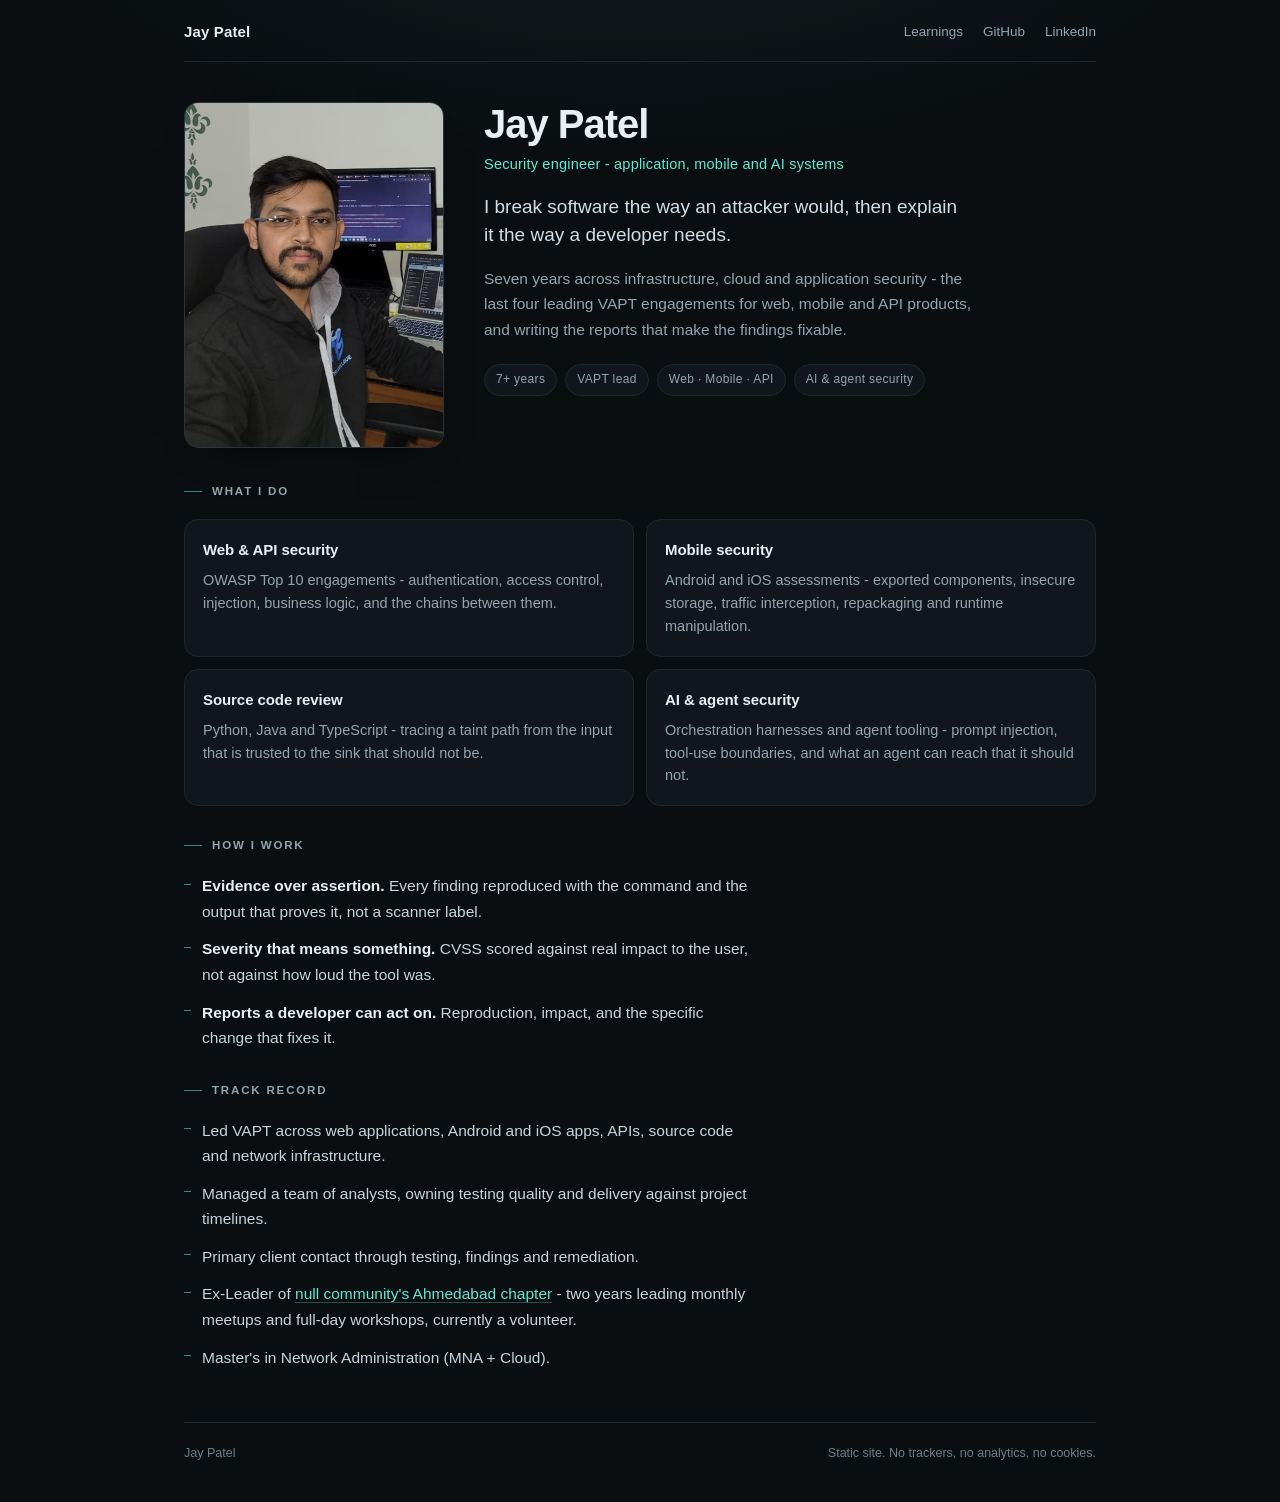
<file: index.html>
<!doctype html>
<html lang="en">
<head>
<meta charset="utf-8">
<meta name="viewport" content="width=device-width, initial-scale=1">
<title>Jay Patel - Security Engineer</title>
<meta name="description" content="Security engineer working across application, mobile and AI systems. VAPT, source code review, and hands-on security training.">
<link rel="stylesheet" href="assets/site.css">
<link rel="icon" href="data:image/svg+xml,<svg xmlns='http://www.w3.org/2000/svg' viewBox='0 0 32 32'><rect width='32' height='32' rx='7' fill='%230b0f12'/><text x='16' y='22' font-family='monospace' font-size='15' fill='%234fd1c5' text-anchor='middle'>JP</text></svg>">
</head>
<body>
<div class="wrap">

  <header class="bar">
    <span class="who">Jay Patel</span>
    <nav>
      <a href="learnings/">Learnings</a>
      <a href="https://github.com/byjaypatel" target="_blank" rel="noopener">GitHub</a>
      <a href="https://www.linkedin.com/in/it-jay-patel/" target="_blank" rel="noopener">LinkedIn</a>
    </nav>
  </header>

  <main>
    <div class="hero">
      <img class="portrait" src="assets/jay.jpg" srcset="assets/jay.jpg 1x, assets/jay@2x.jpg 2x"
           width="480" height="640" alt="Portrait of Jay Patel">
      <div>
        <h1>Jay Patel</h1>
        <p class="role">Security engineer - application, mobile and AI systems</p>
        <p class="lead">I break software the way an attacker would, then explain it the way a developer needs.</p>
        <p class="body-text">Seven years across infrastructure, cloud and application security - the last four
          leading VAPT engagements for web, mobile and API products, and writing the reports that make the
          findings fixable.</p>
        <ul class="facts">
          <li>7+ years</li>
          <li>VAPT lead</li>
          <li>Web &middot; Mobile &middot; API</li>
          <li>AI &amp; agent security</li>
        </ul>
      </div>
    </div>

    <section>
      <h2>What I do</h2>
      <div class="grid">
        <div class="card">
          <h3>Web &amp; API security</h3>
          <p>OWASP Top 10 engagements - authentication, access control, injection, business logic, and the
             chains between them.</p>
        </div>
        <div class="card">
          <h3>Mobile security</h3>
          <p>Android and iOS assessments - exported components, insecure storage, traffic interception,
             repackaging and runtime manipulation.</p>
        </div>
        <div class="card">
          <h3>Source code review</h3>
          <p>Python, Java and TypeScript - tracing a taint path from the input that is trusted to the sink
             that should not be.</p>
        </div>
        <div class="card">
          <h3>AI &amp; agent security</h3>
          <p>Orchestration harnesses and agent tooling - prompt injection, tool-use boundaries, and what an
             agent can reach that it should not.</p>
        </div>
      </div>
    </section>

    <section>
      <h2>How I work</h2>
      <ul class="rows">
        <li><b>Evidence over assertion.</b> Every finding reproduced with the command and the output that
            proves it, not a scanner label.</li>
        <li><b>Severity that means something.</b> CVSS scored against real impact to the user, not against
            how loud the tool was.</li>
        <li><b>Reports a developer can act on.</b> Reproduction, impact, and the specific change that fixes it.</li>
      </ul>
    </section>

    <section>
      <h2>Track record</h2>
      <ul class="rows">
        <li>Led VAPT across web applications, Android and iOS apps, APIs, source code and network
            infrastructure.</li>
        <li>Managed a team of analysts, owning testing quality and delivery against project timelines.</li>
        <li>Primary client contact through testing, findings and remediation.</li>
        <li>Ex-Leader of <a href="https://null.community/chapters/17-ahmedabad" target="_blank" rel="noopener">null
            community's Ahmedabad chapter</a> - two years leading monthly meetups and full-day workshops,
            currently a volunteer.</li>
        <li>Master's in Network Administration (MNA + Cloud).</li>
      </ul>
    </section>
  </main>

  <footer>
    <span>Jay Patel</span>
    <span>Static site. No trackers, no analytics, no cookies.</span>
  </footer>
</div>
</body>
</html>
</file>
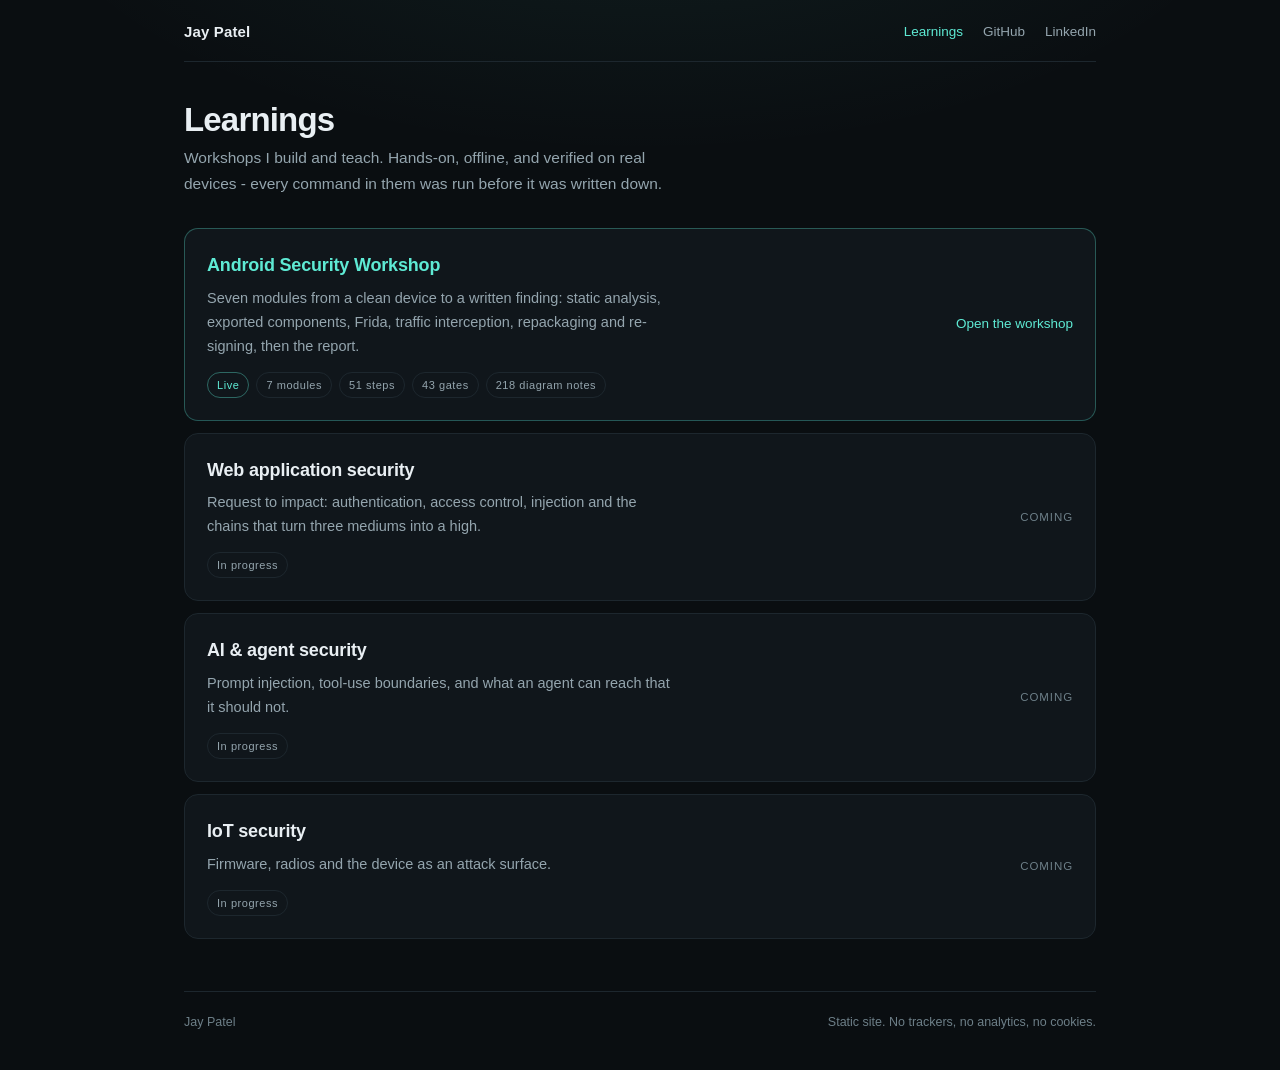
<file: learnings/index.html>
<!doctype html>
<html lang="en">
<head>
<meta charset="utf-8">
<meta name="viewport" content="width=device-width, initial-scale=1">
<title>Learnings - Jay Patel</title>
<meta name="description" content="Hands-on security workshops: Android now, web, AI and IoT in progress.">
<link rel="stylesheet" href="../assets/site.css">
<link rel="icon" href="data:image/svg+xml,<svg xmlns='http://www.w3.org/2000/svg' viewBox='0 0 32 32'><rect width='32' height='32' rx='7' fill='%230b0f12'/><text x='16' y='22' font-family='monospace' font-size='15' fill='%234fd1c5' text-anchor='middle'>JP</text></svg>">
</head>
<body>
<div class="wrap">

  <header class="bar">
    <span class="who"><a href="../" style="border:0;color:inherit">Jay Patel</a></span>
    <nav>
      <a href="./" aria-current="page">Learnings</a>
      <a href="https://github.com/byjaypatel" target="_blank" rel="noopener">GitHub</a>
      <a href="https://www.linkedin.com/in/it-jay-patel/" target="_blank" rel="noopener">LinkedIn</a>
    </nav>
  </header>

  <main>
    <div class="learn-head">
      <h1>Learnings</h1>
      <p class="body-text">Workshops I build and teach. Hands-on, offline, and verified on real devices -
         every command in them was run before it was written down.</p>
    </div>

    <section>
      <a class="track live" href="android/" style="border-bottom:1px solid rgba(79,209,197,.35)">
        <div>
          <h3>Android Security Workshop</h3>
          <p>Seven modules from a clean device to a written finding: static analysis, exported components,
             Frida, traffic interception, repackaging and re-signing, then the report.</p>
          <div class="meta">
            <span class="pill on">Live</span>
            <span class="pill">7 modules</span>
            <span class="pill">51 steps</span>
            <span class="pill">43 gates</span>
            <span class="pill">218 diagram notes</span>
          </div>
        </div>
        <span class="go">Open the workshop</span>
      </a>

      <div class="track">
        <div>
          <h3>Web application security</h3>
          <p>Request to impact: authentication, access control, injection and the chains that turn three
             mediums into a high.</p>
          <div class="meta"><span class="pill">In progress</span></div>
        </div>
        <span class="soon">Coming</span>
      </div>

      <div class="track">
        <div>
          <h3>AI &amp; agent security</h3>
          <p>Prompt injection, tool-use boundaries, and what an agent can reach that it should not.</p>
          <div class="meta"><span class="pill">In progress</span></div>
        </div>
        <span class="soon">Coming</span>
      </div>

      <div class="track">
        <div>
          <h3>IoT security</h3>
          <p>Firmware, radios and the device as an attack surface.</p>
          <div class="meta"><span class="pill">In progress</span></div>
        </div>
        <span class="soon">Coming</span>
      </div>
    </section>
  </main>

  <footer>
    <span>Jay Patel</span>
    <span>Static site. No trackers, no analytics, no cookies.</span>
  </footer>
</div>
</body>
</html>
</file>
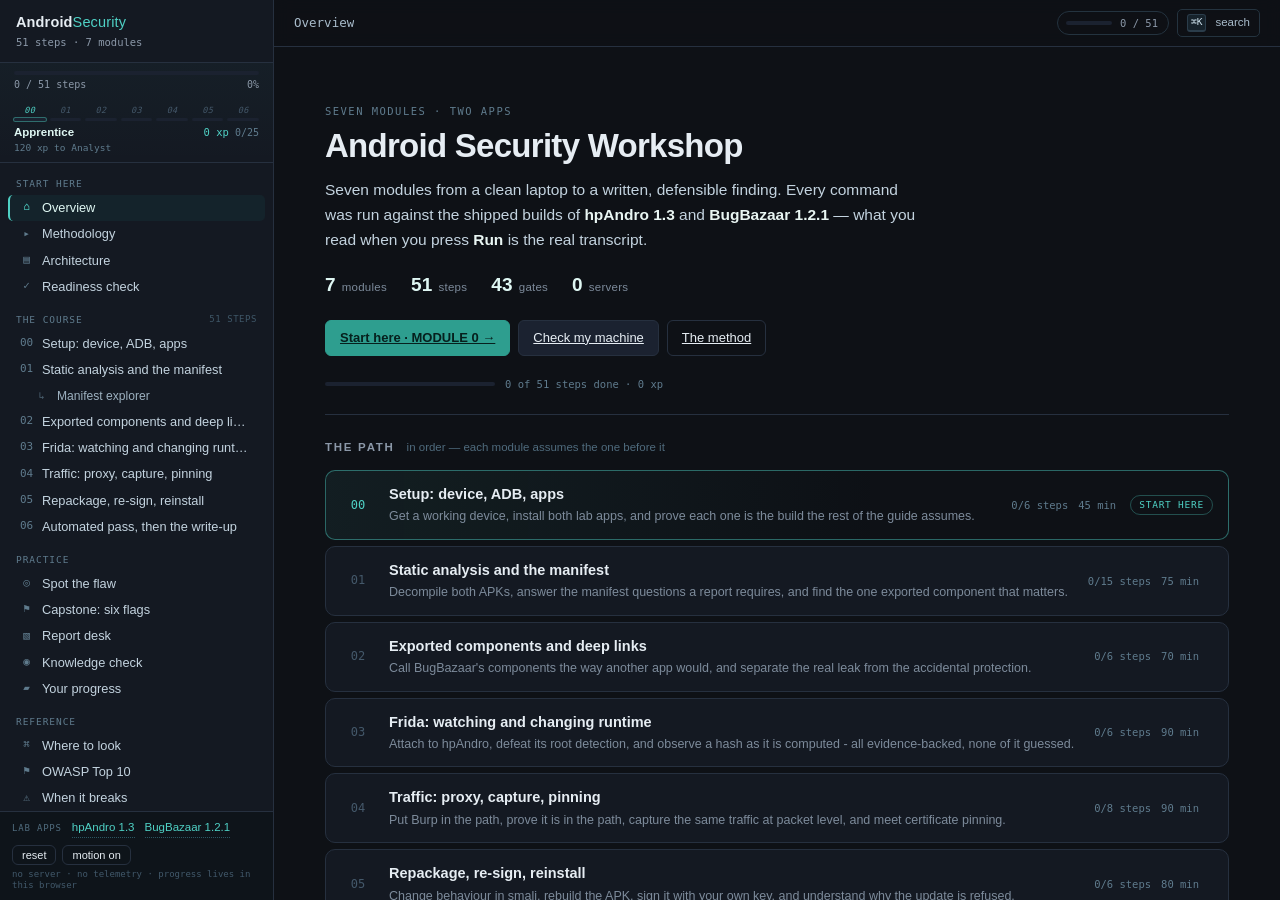
<file: learnings/android/index.html>
<!DOCTYPE html>
<html lang="en">
<head>
<meta charset="utf-8">
<meta name="viewport" content="width=device-width,initial-scale=1">
<title>Android Security Workshop - interactive guide</title>
<link rel="stylesheet" href="assets/style.css">
  <link rel="stylesheet" href="assets/arch-vis.css">
  <link rel="stylesheet" href="assets/method-vis.css">
  <link rel="stylesheet" href="assets/game.css">
  <link rel="stylesheet" href="assets/toolkit.css">
  <link rel="stylesheet" href="assets/spot.css">
  <link rel="stylesheet" href="assets/reportdesk.css">
  <link rel="stylesheet" href="assets/motion.css">
  <link rel="stylesheet" href="assets/lesson-vis.css">
  <link rel="stylesheet" href="assets/capstone.css">
  <link rel="stylesheet" href="assets/manifest-lab.css">
  <link rel="stylesheet" href="assets/sidebar.css">
  <link rel="stylesheet" href="assets/interlude.css">
  <link rel="stylesheet" href="assets/visual-system.css">
  <link rel="stylesheet" href="assets/revamp.css">
</head>
<body>
<div id="announcer" class="sr-only" aria-live="polite" aria-atomic="true"></div>
<div class="layout">
  <aside id="sidebar">
    <div class="side-head">
      <div class="brand">
        <h1>Android<span>Security</span></h1>
        <div class="tagline">51 steps · 7 modules</div>
      </div>
      <button class="side-close" id="sideclose" aria-label="close menu">&times;</button>
    </div>

    <div class="side-status">
      <div class="progress">
        <div class="bar"><i></i></div>
        <div class="meta"><span id="pmeta">0 steps</span><span id="ppct">0%</span></div>
      </div>
      <div id="spine" class="spine" aria-label="module progress"></div>
      <div id="gmhud"></div>
    </div>

    <nav id="nav" aria-label="sections"></nav>

    <div class="side-foot">
      <div class="dl">
        <span class="dl-k">lab apps</span>
        <a href="https://github.com/RavikumarRamesh/hpAndro1337/releases/download/1.3/com.hpandro.androidsecurity_1.3.apk" target="_blank" rel="noopener" title="download hpAndro 1.3 APK (20.2 MB) - needs internet; the copy in lab-apps/ is identical">hpAndro 1.3</a>
        <a href="https://github.com/payatu/BugBazaar/releases/download/v1.2.1/BugBazaar_v1.2.1.apk" target="_blank" rel="noopener" title="download BugBazaar v1.2.1 APK (18.6 MB) - the filename says 1.2.1, the manifest says 1.0">BugBazaar 1.2.1</a>
      </div>
      <div class="side-actions">
        <span class="resetwrap" id="resetwrap">
          <button class="btn ghost" id="reset" title="clear saved progress">reset</button>
          <button class="btn warn" id="reset-yes" hidden>clear it</button>
          <button class="btn ghost" id="reset-no" hidden aria-label="cancel">&times;</button>
        </span>
        <button class="btn ghost" id="motionbtn" title="motion on / off (m)">motion</button>
      </div>
      <div class="tiny">no server · no telemetry · progress lives in this browser</div>
    </div>
  </aside>

  <main>
    <div class="top">
      <button class="hamb" id="hamb" aria-label="open menu" aria-controls="sidebar">☰</button>
      <span class="crumb" id="crumb">Overview</span>
      <span class="spacer"></span>
      <a class="top-prog" id="topprog" href="#/progress" title="your progress">
        <span class="tp-bar"><i></i></span><span class="tp-num" id="tpnum">0 / 51</span>
      </a>
      <button class="tbtn tsearch" id="tsearch" title="search everything (ctrl/cmd K)"><kbd>⌘K</kbd><span>search</span></button>
    </div>
    <div id="main"></div>
  </main>
</div>

<!-- real aapt2 dumps, then content, then the engine -->
<script src="content/files-manifests.js"></script>
<script src="content/lessons.js"></script>
<script src="content/cmdnotes.js"></script>
<script src="content/manifest-guide.js"></script>
  <script src="content/manifest-annotated.js"></script>
  <script src="content/frida-scripts.js"></script>
  <script src="content/architecture.js"></script>
  <script src="content/methodology.js"></script>
  <script src="content/gamify.js"></script>
  <script src="content/fixes.js"></script>
  <script src="content/spot.js"></script>
  <script src="content/lesson-vis.js"></script>
  <script src="content/doors-game.js"></script>
  <script src="content/prereqs.js"></script>
  <script src="content/figs-map.js"></script>
  <script src="content/fig-details.js"></script>
  <script src="content/mobsf-report.js"></script>
  <script src="content/patch-cards.js"></script>
  <script src="content/match-pairs.js"></script>
  <script src="content/recall-extra.js"></script>
  <script src="content/gates.js"></script>
<script src="content/manifest-learn.js"></script>
  <script src="content/capstone.js"></script>
  <script src="assets/method-vis.js"></script>
  <script src="assets/arch-vis.js"></script>
  <script src="content/top10.js"></script>
<script src="content/manifest-source.js"></script>
<script src="content/findings.js"></script>
<script src="content/modules-a.js"></script>
<script src="content/modules-b.js"></script>
<script src="content/modules-c.js"></script>
<script src="content/modules-d.js"></script>
<script src="assets/game.js"></script>
<script src="assets/toolkit.js"></script>
<script src="assets/spot.js"></script>
<script src="assets/reportdesk.js"></script>
<script src="assets/motion.js"></script>
<script src="assets/lesson-vis.js"></script>
<script src="assets/readiness.js"></script>
<script src="assets/prereqs.js"></script>
  <script src="assets/capstone.js"></script>
<script src="assets/doors.js"></script>
<script src="assets/manifest-tabs.js"></script>
<script src="assets/manifest-learn.js"></script>
<script src="assets/top10-match.js"></script>
  <script src="assets/patch-game.js"></script>
  <script src="assets/recall.js"></script>
  <script src="assets/figs.js"></script>
  <script src="assets/mobsf-report.js"></script>
  <script src="assets/app.js"></script>
<script>
/* Reset asks in place: click once to arm, click again to clear, ignore for 5s and it disarms.
   No confirm() dialog - it blocks the page, is unstyleable, and reads as a broken app on a projector. */
(function () {
  var STORE = "asw-progress-v1";
  var GAMESTORE = "asw-game-v1";   /* quiz + judgement answers live here - clear both together */
  var btn = document.getElementById("reset");
  var yes = document.getElementById("reset-yes");
  var no = document.getElementById("reset-no");
  var timer = null;

  function arm(on) {
    btn.hidden = on;
    yes.hidden = !on;
    no.hidden = !on;
    if (timer) { clearTimeout(timer); timer = null; }
    if (on) timer = setTimeout(function () { arm(false); }, 5000);
  }
  btn.addEventListener("click", function () { arm(true); });
  no.addEventListener("click", function () { arm(false); });
  yes.addEventListener("click", function () {
    try { localStorage.removeItem(STORE); } catch (e) {}
    try { localStorage.removeItem(GAMESTORE); } catch (e) {}
    location.reload();
  });
  document.addEventListener("keydown", function (e) {
    if (e.key === "Escape" && !yes.hidden) arm(false);
  });
})();
</script>
</body>
</html>
</file>
<file: assets/site.css>
/* byjaypatel.github.io - static, no dependencies, no external fonts */
:root{
  --bg:#0a0e11; --panel:#10161b; --panel2:#0d1317; --line:#1d272e; --line2:#27353d;
  --ink:#e9eff3; --dim:#94a5ae; --dim2:#6d7f88;
  --teal:#5eead4; --teal-dim:#2f8b81; --maxw:960px; --r:14px;
}
*{box-sizing:border-box}
html{-webkit-text-size-adjust:100%}
body{
  margin:0; background:var(--bg); color:var(--ink);
  font:16px/1.65 -apple-system,BlinkMacSystemFont,"Segoe UI",Roboto,Helvetica,Arial,sans-serif;
  -webkit-font-smoothing:antialiased;
  background-image:radial-gradient(900px 420px at 50% -140px, rgba(94,234,212,.075), transparent 70%);
  background-repeat:no-repeat;
}
a{color:var(--teal); text-decoration:none; border-bottom:1px solid rgba(94,234,212,.3); transition:border-color .16s ease}
a:hover{border-bottom-color:var(--teal)}
.wrap{max-width:var(--maxw); margin:0 auto; padding:0 24px}

/* top bar */
.bar{display:flex; align-items:center; justify-content:space-between; gap:16px;
     padding:20px 0 16px; border-bottom:1px solid var(--line)}
.bar .who{font-weight:600; letter-spacing:.01em; font-size:15px}
.bar nav{display:flex; gap:20px; font-size:13.5px}
.bar nav a{border:0; color:var(--dim)}
.bar nav a:hover,.bar nav a[aria-current]{color:var(--teal)}

/* hero */
.hero{display:grid; grid-template-columns:260px 1fr; gap:40px; align-items:start; padding:40px 0 4px}
.portrait{width:100%; height:auto; aspect-ratio:3/4; object-fit:cover; object-position:50% 42%;
          border-radius:var(--r); border:1px solid var(--line2); background:var(--panel); display:block;
          box-shadow:0 18px 40px -28px rgba(0,0,0,.9)}
h1{margin:0 0 7px; font-size:40px; line-height:1.1; letter-spacing:-.025em; font-weight:660}
.role{margin:0 0 16px; color:var(--teal); font-size:14.5px; letter-spacing:.015em}
.lead{margin:0 0 16px; font-size:19px; line-height:1.5; color:#d3dee4; max-width:46ch}
.body-text{margin:0; color:var(--dim); max-width:58ch; font-size:15.5px}
.facts{list-style:none; display:flex; flex-wrap:wrap; gap:8px; margin:22px 0 0; padding:0}
.facts li{font-size:12px; letter-spacing:.03em; color:var(--dim); background:var(--panel);
          border:1px solid var(--line); border-radius:999px; padding:5px 11px; white-space:nowrap}

/* sections */
section{padding:30px 0 0}
h2{font-size:11.5px; letter-spacing:.16em; text-transform:uppercase; color:var(--dim);
   margin:0 0 18px; font-weight:600; display:flex; align-items:center; gap:10px}
h2::before{content:""; width:18px; height:1px; background:var(--teal-dim)}
.grid{display:grid; grid-template-columns:1fr 1fr; gap:12px}
.card{background:var(--panel); border:1px solid var(--line); border-radius:var(--r); padding:18px;
      transition:border-color .18s ease, transform .18s ease}
.card:hover{border-color:var(--line2); transform:translateY(-1px)}
.card h3{margin:0 0 6px; font-size:15px; font-weight:600; letter-spacing:-.005em}
.card p{margin:0; color:var(--dim); font-size:14.5px; line-height:1.58}
.rows{list-style:none; margin:0; padding:0; display:grid; gap:12px}
.rows li{position:relative; padding-left:18px; color:#c9d5db; max-width:66ch; font-size:15.5px}
.rows li::before{content:""; position:absolute; left:0; top:.68em; width:7px; height:1px; background:var(--teal-dim)}
.rows b{color:var(--ink); font-weight:600}

footer{margin-top:52px; padding:20px 0 38px; border-top:1px solid var(--line);
       color:var(--dim2); font-size:12.5px; display:flex; justify-content:space-between; gap:14px; flex-wrap:wrap}

/* learnings */
.learn-head{padding:40px 0 2px}
.learn-head h1{font-size:33px}
.track{display:grid; grid-template-columns:1fr auto; gap:18px; align-items:start;
       background:var(--panel); border:1px solid var(--line); border-radius:var(--r);
       padding:22px; margin-bottom:12px; transition:border-color .18s ease, transform .18s ease}
.track.live{border-color:rgba(94,234,212,.32)}
.track.live:hover{transform:translateY(-1px); border-color:rgba(94,234,212,.55)}
.track h3{margin:0 0 6px; font-size:18px; font-weight:620; letter-spacing:-.01em}
.track p{margin:0; color:var(--dim); font-size:14.5px; max-width:58ch}
.track .meta{display:flex; gap:7px; flex-wrap:wrap; margin-top:13px}
.pill{font-size:11px; letter-spacing:.05em; color:var(--dim); border:1px solid var(--line);
      border-radius:999px; padding:3px 9px}
.pill.on{color:var(--teal); border-color:rgba(94,234,212,.38)}
.track .go{align-self:center; font-size:13.5px; white-space:nowrap}
.soon{color:var(--dim2); font-size:11.5px; letter-spacing:.08em; text-transform:uppercase; align-self:center}

/* 404 */
.nf{padding:90px 0; text-align:center}
.nf h1{font-size:60px; margin:0 0 10px; color:var(--teal)}

@media (max-width:760px){
  .hero{grid-template-columns:1fr; gap:24px; padding-top:28px}
  .portrait{max-width:230px}
  h1{font-size:31px}
  .grid{grid-template-columns:1fr}
  .track{grid-template-columns:1fr}
  .track .go,.soon{justify-self:start}
  footer{flex-direction:column; gap:6px}
}
@media (prefers-reduced-motion:reduce){*{transition:none!important; animation:none!important}}
</file>
<file: learnings/android/assets/style.css>
:root{
  --bg:#0e1116; --bg2:#141922; --bg3:#1b2230; --line:#26303f;
  --fg:#e6edf3; --dim:#8b98a8; --accent:#2e9e8f; --accent2:#4fd1c5;
  --warn:#d9a441; --danger:#d16b6b; --ok:#57a773; --mono:ui-monospace,SFMono-Regular,Menlo,Consolas,monospace;
}
*{box-sizing:border-box}
html,body{margin:0;height:100%}
body{background:var(--bg);color:var(--fg);font:15px/1.55 -apple-system,BlinkMacSystemFont,"Segoe UI",Roboto,sans-serif}
a{color:var(--accent2)}
code,pre,.mono{font-family:var(--mono)}
.layout{display:grid;grid-template-columns:290px 1fr;height:100vh}

/* sidebar */
aside{background:var(--bg2);border-right:1px solid var(--line);overflow-y:auto;padding:18px 0}
.brand{padding:0 18px 14px;border-bottom:1px solid var(--line);margin-bottom:12px}
.brand h1{margin:0;font-size:15px;letter-spacing:.02em}
.brand .sub{color:var(--dim);font-size:12px;margin-top:3px;font-family:var(--mono)}
.progress{padding:10px 18px 14px;border-bottom:1px solid var(--line)}
.bar{height:6px;background:var(--bg3);border-radius:3px;overflow:hidden}
.bar i{display:block;height:100%;background:linear-gradient(90deg,var(--accent),var(--accent2));width:0;transition:width .3s}
.progress .meta{display:flex;justify-content:space-between;font-size:11px;color:var(--dim);margin-top:6px;font-family:var(--mono)}
nav a{display:flex;gap:9px;align-items:baseline;padding:8px 18px;color:var(--fg);text-decoration:none;font-size:13px;border-left:2px solid transparent}
nav a:hover{background:var(--bg3)}
nav a.active{background:var(--bg3);border-left-color:var(--accent)}
nav a .n{color:var(--dim);font-family:var(--mono);font-size:11px;min-width:20px}
nav a .done{margin-left:auto;color:var(--ok);font-size:11px}
aside .foot{padding:14px 18px;color:var(--dim);font-size:11px;border-top:1px solid var(--line);margin-top:12px}

/* main */
main{overflow-y:auto;padding:0 0 80px}
.top{position:sticky;top:0;background:rgba(14,17,22,.93);backdrop-filter:blur(8px);border-bottom:1px solid var(--line);
     padding:12px 28px;display:flex;align-items:center;gap:14px;z-index:5}
.top .crumb{color:var(--dim);font-size:12px;font-family:var(--mono)}
.top .spacer{flex:1}
.btn{background:var(--bg3);color:var(--fg);border:1px solid var(--line);border-radius:6px;padding:6px 11px;
     font-size:12px;cursor:pointer;font-family:inherit}
.btn:hover{border-color:var(--accent);color:var(--accent2)}
.btn.primary{background:var(--accent);border-color:var(--accent);color:#06201d;font-weight:600}
.btn.primary:hover{background:var(--accent2);color:#06201d}
.btn.ghost{background:transparent}
.wrap{max-width:960px;margin:0 auto;padding:26px 28px}
h2.mod{margin:0 0 6px;font-size:26px}
.modgoal{color:var(--dim);margin:0 0 22px;max-width:70ch}

/* step card */
.sr-only{position:absolute;width:1px;height:1px;margin:-1px;padding:0;overflow:hidden;
     clip:rect(0 0 0 0);white-space:nowrap;border:0}
.step{background:var(--bg2);border:1px solid var(--line);border-radius:10px;margin:0 0 18px;overflow:hidden;scroll-margin-top:60px}
.step.done{border-color:#2d4a3a}
.step-head{display:flex;align-items:center;gap:10px;padding:13px 16px;border-bottom:1px solid var(--line)}
.step-head .idx{font-family:var(--mono);font-size:11px;color:var(--dim);background:var(--bg3);
     border-radius:4px;padding:2px 7px}
.step-head h3{margin:0;font-size:15px;font-weight:600;flex:1}
.step-head .tick{width:20px;height:20px;border:1px solid var(--line);border-radius:5px;background:var(--bg3);
     cursor:pointer;display:grid;place-items:center;font-size:12px;color:transparent;flex:none;
     font:inherit;font-size:12px;padding:0;appearance:none;-webkit-appearance:none;line-height:1}
.step-head .tick:focus-visible{outline:2px solid var(--accent2);outline-offset:2px}
.step-head .tick:hover{border-color:var(--accent2)}
@media (pointer:coarse){.step-head .tick{width:28px;height:28px;font-size:14px}}
/* the tick is the primary "I did this" control: keep the 20 px look, give it a 36 px target */
.step-head .tick{position:relative}
.step-head .tick::after{content:"";position:absolute;inset:-8px}
.step.done .tick{background:var(--ok);border-color:var(--ok);color:#06201d}
.step-body{padding:14px 16px}
.step-body p{margin:0 0 10px;color:#c6d2df}
.step-body p.muted{color:var(--dim);font-size:13px}

/* command block */
.cmdbox{position:relative;background:#0a0d12;border:1px solid var(--line);border-radius:8px;margin:10px 0}
.cmdbox pre{margin:0;padding:12px 14px;overflow-x:auto;font-size:12.5px;line-height:1.5;color:#b9f0e6;white-space:pre}
.cmdbox .tools{position:absolute;top:6px;right:6px;display:flex;gap:6px}
.cmdbox .tools button{background:#161c26;color:var(--dim);border:1px solid var(--line);border-radius:5px;
     font-size:11px;padding:3px 8px;cursor:pointer;font-family:inherit}
.cmdbox .tools button:hover{color:var(--accent2);border-color:var(--accent)}

/* terminal */
.term{background:#070a0e;border:1px solid var(--line);border-radius:8px;margin:10px 0;display:none}
.term.show{display:block}
.term-bar{display:flex;align-items:center;gap:7px;padding:7px 11px;border-bottom:1px solid var(--line);background:#0c1117}
.term-bar .dot{width:9px;height:9px;border-radius:50%;background:#2c3644}
.term-bar .dot.r{background:#d16b6b}.term-bar .dot.y{background:#d9a441}.term-bar .dot.g{background:#57a773}
.term-bar span{font-family:var(--mono);font-size:11px;color:var(--dim);margin-left:6px}
.term pre{margin:0;padding:12px 14px;font-size:12.5px;line-height:1.5;white-space:pre-wrap;color:#cfe3dc;min-height:20px}
.term .prompt{color:var(--accent2)}.term .out{color:#9fb3c8}.term .ok{color:var(--ok)}.term .bad{color:var(--danger)}
.term .warnline{color:var(--warn)}

.actions{display:flex;gap:8px;flex-wrap:wrap;margin-top:10px}
details.expect{border:1px solid var(--line);border-radius:8px;margin:10px 0;background:var(--bg3)}
details.expect summary{cursor:pointer;padding:9px 13px;font-size:12.5px;color:var(--dim);list-style:none}
details.expect summary::-webkit-details-marker{display:none}
details.expect summary:before{content:"▸ ";color:var(--accent)}
details.expect[open] summary:before{content:"▾ "}
details.expect .inner{padding:0 13px 12px;font-size:12.5px}
details.expect pre{background:#0a0d12;border:1px solid var(--line);border-radius:6px;padding:10px;overflow-x:auto;margin:8px 0 0;color:#b9f0e6}
.refs{display:flex;flex-wrap:wrap;gap:8px;margin-top:10px}
.refs a{font-size:12px;text-decoration:none;border:1px solid var(--line);border-radius:20px;padding:3px 10px;color:var(--dim)}
.refs a:hover{color:var(--accent2);border-color:var(--accent)}
.note{border-left:3px solid var(--warn);background:rgba(217,164,65,.07);padding:9px 12px;border-radius:0 6px 6px 0;
      font-size:13px;margin:10px 0;color:#e8d5b0}
.note.bad{border-left-color:var(--danger);background:rgba(209,107,107,.08);color:#f0c9c9}
.note.ok{border-left-color:var(--ok);background:rgba(87,167,115,.08);color:#cbe8d5}

/* manifest viewer */
.viewer{border:1px solid var(--line);border-radius:10px;overflow:hidden;margin:12px 0}
.viewer-head{display:flex;gap:8px;align-items:center;padding:9px 12px;background:var(--bg3);border-bottom:1px solid var(--line)}
.viewer-head .file{font-family:var(--mono);font-size:12px;color:var(--accent2)}
.viewer-head .spacer{flex:1}
.viewer-head input{background:#0a0d12;border:1px solid var(--line);border-radius:6px;color:var(--fg);
     padding:5px 9px;font-size:12px;font-family:var(--mono);width:200px}
.viewer pre{margin:0;max-height:460px;overflow:auto;font-size:12px;line-height:1.55;padding:10px 0}
.viewer .ln{display:flex}
.viewer .ln .g{color:#3d4a5c;user-select:none;text-align:right;width:46px;padding-right:12px;flex:none;font-family:var(--mono)}
.viewer .ln .c{white-space:pre;color:#9fb3c8}
.viewer .ln.hit{background:rgba(217,164,65,.12)}
.viewer .ln.hit .c{color:#f0d8a8}
.viewer .ln.flag{background:rgba(209,107,107,.13)}
.viewer .ln.flag .c{color:#f2c1c1}
.viewer .ln.dim{display:none}
.viewer-head .count{font-family:var(--mono);font-size:11px;color:var(--dim)}
.legend{display:flex;gap:14px;padding:8px 12px;border-top:1px solid var(--line);font-size:11px;color:var(--dim);background:var(--bg2)}
.legend i{display:inline-block;width:9px;height:9px;border-radius:2px;margin-right:5px}

/* findings table */
table{width:100%;border-collapse:collapse;font-size:13px;margin:10px 0}
th,td{text-align:left;padding:8px 10px;border-bottom:1px solid var(--line);vertical-align:top}
th{color:var(--dim);font-weight:600;font-size:11px;text-transform:uppercase;letter-spacing:.04em}
td code{background:var(--bg3);padding:1px 5px;border-radius:4px;font-size:12px}
.badge{display:inline-block;font-size:10.5px;padding:1px 7px;border-radius:20px;font-family:var(--mono)}
.badge.hi{background:rgba(209,107,107,.16);color:#f0a8a8}
.badge.md{background:rgba(217,164,65,.16);color:#e8c98a}
.badge.lo{background:rgba(87,167,115,.16);color:#a9d9ba}

/* home */
.hero{padding:40px 0 10px}
.hero h1{font-size:34px;margin:0 0 10px;letter-spacing:-.01em}
.hero p{color:var(--dim);max-width:70ch;margin:0 0 18px}
.cards{display:grid;grid-template-columns:repeat(auto-fill,minmax(260px,1fr));gap:14px;margin-top:22px}
.card{background:var(--bg2);border:1px solid var(--line);border-radius:10px;padding:16px;cursor:pointer;transition:.15s}
.card:hover{border-color:var(--accent);transform:translateY(-1px)}
.card .k{font-family:var(--mono);font-size:11px;color:var(--accent)}
.card h3{margin:6px 0 6px;font-size:15px}
.card p{margin:0;color:var(--dim);font-size:13px}
.card .count{margin-top:10px;font-size:11px;color:var(--dim);font-family:var(--mono)}
kbd{background:var(--bg3);border:1px solid var(--line);border-bottom-width:2px;border-radius:4px;
     padding:1px 5px;font-size:11px;font-family:var(--mono)}
@media(max-width:820px){.layout{grid-template-columns:1fr}aside{display:none}}


/* ---------------- manifest explorer: tabs + findings ---------------- */
.tabs{display:flex;gap:8px;align-items:center;margin:14px 0 12px;flex-wrap:wrap}
.tabs .spacer{flex:1}
.tab{background:#1a212b;border:1px solid #2b3541;color:#aeb8c6;padding:8px 13px;border-radius:8px;
     font:600 12.5px/1 var(--mono);letter-spacing:.02em;cursor:pointer;display:flex;gap:7px;align-items:center}
.tab:hover{border-color:#3a4756;color:#e6ecf3}
.tab.on{background:#22303f;border-color:#3d7ea6;color:#e9f2f8}
.tab .pill{background:#2b3541;color:#c8d3df;border-radius:999px;padding:2px 7px;font-size:10.5px;font-weight:700}
.tab.on .pill{background:#3d7ea6;color:#0d1218}
.btn.on{border-color:#3d7ea6;color:#e9f2f8;background:#22303f}

.fcard{background:#141a21;border:1px solid #232c36;border-left:3px solid #3a4756;border-radius:10px;
       padding:14px 16px 12px;margin:0 0 12px}
.fcard.sev-high{border-left-color:#d16b6b}
.fcard.sev-med{border-left-color:#d9a441}
.fcard.sev-low{border-left-color:#5c9bd1}
.fcard.sev-info{border-left-color:#5c6b7a}
.fhead{display:flex;gap:10px;align-items:center;flex-wrap:wrap}
.ftitle{font-weight:600;color:#eef3f8;font-size:14.5px}
.fhead .spacer{flex:1}
.sev{font:700 10px/1 var(--mono);letter-spacing:.09em;text-transform:uppercase;border-radius:5px;
     padding:4px 7px;border:1px solid}
.sev.high{color:#f0a0a0;border-color:#5e2f2f;background:#2a1718}
.sev.med{color:#e8c37a;border-color:#5c4620;background:#2a2213}
.sev.low{color:#9cc4e8;border-color:#274158;background:#141f2a}
.sev.info{color:#95a3b2;border-color:#33404d;background:#1a2129}
.fwhere{font:12px/1.5 var(--mono);color:#7f8d9c;margin:7px 0 9px;word-break:break-all}
.ev{background:#0e1319;border:1px solid #1e262f;border-radius:8px;padding:10px 12px;margin:0 0 10px;
    overflow-x:auto;font:12px/1.55 var(--mono);color:#c9d6e2;white-space:pre}
.fp{margin:7px 0;color:#b8c4d1;font-size:13.5px;line-height:1.62}
.fp b{color:#e6eef6;font-weight:600}
.fverify{display:flex;gap:9px;align-items:center;flex-wrap:wrap;background:#0f151b;border:1px dashed #263241;
         border-radius:8px;padding:8px 10px;margin-top:9px}
.fverify .lbl{font:700 9.5px/1 var(--mono);letter-spacing:.09em;text-transform:uppercase;color:#6f7d8c}
.fverify code{font:12px/1.5 var(--mono);color:#9fd0a0;word-break:break-all}
.mini{background:#1b232c;border:1px solid #2b3541;color:#9fb0c0;border-radius:6px;padding:4px 8px;
      font:600 11px/1 var(--mono);cursor:pointer}
.mini:hover{border-color:#3d7ea6;color:#dfeaf3}
.frefs{display:flex;gap:12px;flex-wrap:wrap;margin-top:10px;align-items:center}
.frefs a{font-size:11.5px;color:#7fb2d6;text-decoration:none;border-bottom:1px dotted #2f4a5e}
.frefs a:hover{color:#a9d2ec}
.frefs .tag{font:600 10px/1 var(--mono);letter-spacing:.06em;text-transform:uppercase;color:#8a97a5;
            border:1px solid #2b3541;border-radius:5px;padding:4px 7px}

.ln.flash{background:rgba(217,164,65,.34)!important;transition:background .25s}
.ln.flash .c{color:#fff}

.src-link{font:600 11.5px/1 var(--mono);color:#7fb2d6;text-decoration:none;border-bottom:1px dotted #2f4a5e;margin-right:10px}
.src-link:hover{color:#a9d2ec}

/* what-to-look-for list */
.looks{display:flex;gap:6px;flex-wrap:wrap;margin:8px 0 4px}
.looks code{background:#0e1319;border:1px solid #1e262f;border-radius:5px;padding:3px 6px;
            font:11.5px/1.35 var(--mono);color:#9fd0a0}
.gul{margin:6px 0 2px;padding-left:18px;color:#b8c4d1;font-size:13.5px;line-height:1.62}
.gul li{margin:5px 0}
.gul code,.fcard.primer code{background:#0e1319;border:1px solid #1e262f;border-radius:4px;padding:1px 4px;
            font:11.5px/1.4 var(--mono);color:#c9d6e2}
.sev.gnum{color:#9cc4e8;border-color:#274158;background:#141f2a;text-transform:none;letter-spacing:.04em}

/* ---- lesson panel + concept/see notes + where-to-look ---- */
.lesson{background:#111821;border:1px solid #22303c;border-radius:12px;padding:16px 18px 12px;margin:16px 0 22px}
.lesson-head{display:flex;gap:10px;align-items:baseline;flex-wrap:wrap;margin-bottom:6px}
.lesson-head h3{margin:0;font-size:16px;color:#e8eff6}
.lesson-head .spacer{flex:1}
.tagx{font:700 9.5px/1 var(--mono);letter-spacing:.12em;text-transform:uppercase;color:#0d1218;
      background:#6f9fc0;border-radius:5px;padding:4px 7px}
.skipl{font:600 11.5px/1 var(--mono);color:#7fb2d6;background:none;border:0;border-bottom:1px dotted #2f4a5e;cursor:pointer;padding:0}
.lesson h4{margin:16px 0 6px;font-size:13px;color:#cfe0ee;letter-spacing:.01em}
.lesson p{margin:7px 0;color:#b6c3d0;font-size:13.8px;line-height:1.66}
.lesson ul{margin:8px 0 8px 2px;padding-left:18px;color:#b6c3d0;font-size:13.6px;line-height:1.66}
.lesson li{margin:5px 0}
.lesson code{background:#0c1116;border:1px solid #1d262f;border-radius:4px;padding:1px 4px;
             font:12px/1.4 var(--mono);color:#c9d6e2}
.concept,.see{display:flex;gap:10px;align-items:flex-start;margin:10px 0;padding:9px 12px;border-radius:9px;
              font-size:13.2px;line-height:1.6}
.concept{background:#121b24;border-left:3px solid #5c9bd1;color:#bccbd8}
.see{background:#131a15;border-left:3px solid #5c9b6f;color:#c0cfc4}
.concept .lbl,.see .lbl{flex:0 0 auto;font:700 9.5px/1.5 var(--mono);letter-spacing:.1em;text-transform:uppercase;color:#7d8e9e}
.see .lbl{color:#7d9e86}
.concept code,.see code{background:#0c1116;border:1px solid #1d262f;border-radius:4px;padding:0 4px;font:11.5px/1.4 var(--mono)}
.where-head{display:flex;gap:10px;align-items:center;margin:12px 0 10px;background:#131a21;border:1px solid #22303c;
            border-radius:9px;padding:9px 11px}
.wrow{display:grid;grid-template-columns:1.1fr 1fr 1.6fr;gap:12px;align-items:start;
      padding:10px 12px;border-bottom:1px solid #1b242d}
.wrow:hover{background:#121a22}
.wq{font-weight:600;color:#dbe6ef;font-size:13.4px}
.wlook{color:#93a3b3;font-size:12.8px;line-height:1.5}
.wcmd{display:flex;gap:8px;align-items:center;flex-wrap:wrap}
.wcmd code{font:11.5px/1.5 var(--mono);color:#9fd0a0;background:#0d1319;border:1px solid #1d262f;
           border-radius:5px;padding:3px 6px;word-break:break-all}
.wmod{font:700 9.5px/1 var(--mono);color:#7fb2d6;text-decoration:none;border:1px solid #27415a;
      border-radius:5px;padding:3px 6px}
@media (max-width:820px){.wrow{grid-template-columns:1fr}}

.intro{margin-top:26px}
.intro p{color:#b6c3d0}
.introcta{margin-top:14px;display:flex;gap:10px;flex-wrap:wrap}

/* per-step goal + per-command explanations */
.goal{display:flex;gap:10px;align-items:flex-start;margin:2px 0 12px;padding:8px 12px;border-radius:9px;
      background:#141c16;border-left:3px solid #6fa97f;color:#c3d3c7;font-size:13.4px;line-height:1.55}
.goal .lbl{flex:0 0 auto;font:700 9.5px/1.6 var(--mono);letter-spacing:.1em;text-transform:uppercase;color:#7fa98c}
.cmdnote{list-style:none;margin:8px 0 10px;padding:0;border:1px solid #1e2833;border-radius:8px;overflow:hidden}
.cmdnote li{display:grid;grid-template-columns:minmax(200px,.9fr) 1.4fr;gap:12px;padding:8px 11px;
            border-bottom:1px solid #18212a;font-size:12.8px;line-height:1.55;background:#0f151b}
.cmdnote li:last-child{border-bottom:0}
.cmdnote code{font:11.5px/1.45 var(--mono);color:#9ec7e0;word-break:break-all}
.cmdnote span{color:#afbcc9}
@media (max-width:760px){.cmdnote li{grid-template-columns:1fr}}

/* in-place reset confirmation (no confirm() dialog) */
.resetwrap{display:inline-flex;gap:6px;align-items:center}
.btn.warn{background:#3a2417;border:1px solid #7a4a24;color:#f0c9a8}
.btn.warn:hover{background:#4a2d1b;border-color:#a3612f;color:#ffe0c4}

/* explorer nested under module 01 */
nav a.subnav{padding-left:26px;font-size:12.4px;opacity:.92}
nav a.subnav .n{font-size:10px;opacity:.6}
.nextstep{display:grid;grid-template-columns:1fr auto;gap:4px 16px;align-items:center;
          margin:22px 0 6px;padding:14px 16px;border:1px solid #26384a;border-radius:11px;
          background:#101a22;text-decoration:none}
.nextstep:hover{border-color:#3d7ea6;background:#121f29}
.nextstep .ns-k{grid-column:1;font:700 9.5px/1 var(--mono);letter-spacing:.1em;text-transform:uppercase;color:#7fb2d6}
.nextstep .ns-t{grid-column:1;font-weight:600;color:#e6eef6;font-size:14.5px}
.nextstep .ns-d{grid-column:1;color:#9fadbd;font-size:12.6px;line-height:1.5}
.nextstep .ns-go{grid-column:2;grid-row:1/4;align-self:center;font:700 12px/1 var(--mono);color:#7fb2d6}

/* APK download links in the sidebar brand */
.brand .sub a{color:#8fb6d4;text-decoration:none;border-bottom:1px dotted #3a5568}
.brand .sub a:hover{color:#cfe4f3;border-bottom-color:#5f8bab}

/* OWASP Mobile Top 10 page */
.t10list{display:grid;grid-template-columns:1fr;gap:12px;margin:18px 0}
.fcard.t10{opacity:0;transform:translateY(6px);transition:opacity .25s ease,transform .25s ease}
.fcard.t10.in{opacity:1;transform:none}
.t10head{display:flex;align-items:baseline;gap:10px}
.t10head .code{font-family:var(--mono);font-size:11.5px;letter-spacing:.06em;color:#9fc7e0;border:1px solid #2b4557;border-radius:4px;padding:1px 6px;flex:0 0 auto}
.t10short{margin:6px 0 8px;color:#c6d3dc;font-size:13.5px}
.twhere{list-style:none;margin:0;padding:0;display:grid;gap:5px}
.twhere li{display:grid;grid-template-columns:150px 1fr;gap:10px;font-size:12.8px;color:#a9b8c3;align-items:baseline}
.twhere .stepl{font-family:var(--mono);font-size:12px;color:#8fb6d4;text-decoration:none;border-bottom:1px dotted #3a5568}
.twhere .stepl:hover{color:#cfe4f3}
.twhere .flab{font-family:var(--mono);font-size:12px;color:#d9b26a}
.t10ref{display:inline-block;margin-top:9px;font-size:12px;color:#7f98a8;text-decoration:none}
.t10ref:hover{color:#cfe4f3}

/* annotated manifest: two panes, xml on the left, explanation on the right */
.anwrap{display:grid;grid-template-columns:minmax(0,1.05fr) minmax(0,1fr);gap:14px;margin:14px 0;align-items:start}
.anxml .viewer-head{display:flex;align-items:center;gap:8px;margin-bottom:6px}
.anxml pre{margin:0;max-height:70vh;overflow:auto;border:1px solid #24333f;border-radius:6px;background:#0e151b;padding:8px 10px;font-size:12px;line-height:1.55}
.anlist{max-height:70vh;overflow:auto;display:grid;gap:10px;padding-right:4px}
.anxml .ln{display:grid;grid-template-columns:38px 34px 1fr;gap:6px}
.anxml .ln .mk{font-family:var(--mono);font-size:10px;color:#d9b26a;letter-spacing:.02em;white-space:nowrap;overflow:hidden}
.anxml .ln.hit{background:rgba(217,164,65,.10);border-left:2px solid #d9a441}
.anxml .ln.flash{background:rgba(217,164,65,.30)}
.fcard.ancard{cursor:pointer}
.fcard.ancard.flash{border-color:#d9a441;box-shadow:0 0 0 1px rgba(217,164,65,.35)}
.xkey{font-family:var(--mono);font-size:10.5px;color:#9fc7e0;border:1px solid #2b4557;border-radius:3px;padding:0 4px;flex:0 0 auto}
.fcard .ev{margin:6px 0 8px;padding:7px 9px;background:#0d141a;border-left:2px solid #3a5568;font-size:12px;overflow-x:auto}
@media (max-width:1000px){.anwrap{grid-template-columns:1fr}.anlist{max-height:none}}

/* frida scripts page */
.scardindex{display:grid;grid-template-columns:repeat(auto-fill,minmax(250px,1fr));gap:8px;margin:14px 0}
.scardbtn{text-align:left;background:#111a21;border:1px solid #24333f;border-radius:6px;padding:8px 10px;color:#cfe3ef;cursor:pointer;font:inherit}
.scardbtn:hover{border-color:#3a5568;background:#16222b}
.scardbtn b{display:block;font-family:var(--mono);font-size:11.5px;color:#9fc7e0}
.scardbtn span{display:block;font-size:12px;color:#8fa6b5;margin-top:2px}
.scard{border:1px solid #24333f;border-radius:8px;padding:12px 14px;margin:16px 0;background:#0f171d}
.scard.flash{border-color:#d9a441;box-shadow:0 0 0 1px rgba(217,164,65,.35)}
.schead{display:flex;align-items:center;gap:8px;margin-bottom:6px}
.sblk{margin:10px 0}
.sblbl{font-size:10.5px;letter-spacing:.09em;text-transform:uppercase;color:#7f97a7;margin-bottom:4px}
ol.ident{margin:0;padding-left:20px;font-size:13px;line-height:1.65;color:#cbdde8}
ol.ident li{margin:3px 0}
ol.ident code,.sblk code{background:#0d141a;border:1px solid #22313d;border-radius:3px;padding:0 4px;font-family:var(--mono);font-size:11.5px}
pre.srun{max-height:260px;overflow:auto;margin:0}
.scode{max-height:520px;overflow:auto;margin:0;font-size:11.5px;line-height:1.5}
.sver{font-size:12px;color:#8fa6b5;margin:6px 0 0}

/* android architecture page */
.archsub{color:#8fa6b5;font-weight:400}
.archstack{margin:16px 0 8px}
.archlayer{border:1px solid #24333f;border-left:3px solid #3a5568;border-radius:6px;padding:10px 14px;margin:8px 0;background:#0f171d}
.archlayer:nth-child(1){border-left-color:#d16b6b}
.archlayer:nth-child(2){border-left-color:#d9a441}
.archlayer:nth-child(3){border-left-color:#7fb3d9}
.archlayer:nth-child(4){border-left-color:#8f9bb3}
.archlayer:nth-child(5){border-left-color:#6ea88a}
.archhead{display:flex;align-items:baseline;gap:10px;margin-bottom:4px}
.archnum{font-family:var(--mono);font-size:11px;color:#0e151b;background:#8fa6b5;border-radius:3px;padding:0 5px}
.archname{font-weight:600;color:#dce9f2}
.archtag{font-size:12px;color:#8fa6b5}
.archgrid{display:grid;grid-template-columns:minmax(0,1.15fr) minmax(0,1fr);gap:12px;margin-top:6px;align-items:start}
.archgrid pre.ev{margin:0;max-height:190px;overflow:auto}
.archbox{border:1px solid #24333f;border-radius:8px;padding:12px 14px;margin:14px 0;background:#0f171d}
.archh3{margin:0 0 8px;font-size:15px;color:#cfe3ef;font-weight:600}
.archmap{width:100%;border-collapse:collapse;font-size:12.5px;margin:8px 0 18px}
.archmap th{text-align:left;color:#8fa6b5;font-weight:600;border-bottom:1px solid #24333f;padding:5px 8px}
.archmap td{border-bottom:1px solid #1b2731;padding:5px 8px;vertical-align:top;color:#cbdde8}
.archmap code{font-family:var(--mono);font-size:11.5px;color:#9fc7e0}
.quizopts{display:grid;gap:6px;max-width:520px}
.qopt{text-align:left;background:#111a21;border:1px solid #24333f;border-radius:5px;padding:7px 10px;color:#cfe3ef;cursor:pointer;font:inherit;font-size:13px}
.qopt:hover{border-color:#3a5568}
.qopt.right{border-color:#6ea88a;background:rgba(110,168,138,.12)}
.qopt.wrong{border-color:#d16b6b;background:rgba(209,107,107,.10)}
.quizres{display:none;margin-top:8px;font-size:13px;color:#cbdde8}
.quizres.show{display:block}
@media (max-width:1000px){.archgrid{grid-template-columns:1fr}}

/* folded transcripts under the architecture visuals */
.archrec{border:1px solid #24333f;border-radius:6px;margin:10px 0;background:#0f171d}
.archrec>summary{cursor:pointer;padding:8px 12px;font-size:12.5px;color:#8fa6b5;list-style:none}
.archrec>summary::-webkit-details-marker{display:none}
.archrec>summary:before{content:"+";display:inline-block;width:14px;color:#5f7f95;font-family:var(--mono)}
.archrec[open]>summary:before{content:"-"}
.archrec[open]>summary{border-bottom:1px solid #1b2731;color:#cfe3ef}
.archrecbody{border:0;background:transparent;margin:0;padding:10px 12px}

/* orientation cards on the home page */
.orient{display:grid;grid-template-columns:repeat(auto-fit,minmax(280px,1fr));gap:10px;margin:16px 0 6px}
.ocard{display:block;border:1px solid #24333f;border-radius:8px;background:#0f171d;padding:11px 13px;text-decoration:none;color:inherit;transition:border-color .18s,transform .18s}
.ocard:hover{border-color:#3a5568;transform:translateY(-1px)}
.ocard .ok{display:inline-block;font-size:10px;letter-spacing:.07em;text-transform:uppercase;color:#0e151b;background:var(--accent2);border-radius:3px;padding:1px 6px}
.ocard b{display:block;margin:6px 0 3px;font-size:14px;color:#e2eef6}
.ocard .op{display:block;font-size:12.5px;line-height:1.5;color:#8fa6b5}
@media (prefers-reduced-motion:reduce){.ocard{transition:none}}

/* ---- reading layer: claim visible, reasoning folded ---- */
.step .lead{font-size:14.5px;line-height:1.6;color:#dbe8f1;margin:2px 0 8px;max-width:88ch}
.fold{border:1px solid #1d2936;border-radius:6px;background:#0c141a;margin:6px 0}
.fold>summary{cursor:pointer;list-style:none;padding:5px 10px;font-size:11.5px;letter-spacing:.02em;color:#7f97a7}
.fold>summary::-webkit-details-marker{display:none}
.fold>summary:before{content:"+";display:inline-block;width:12px;color:#4f6b7d;font-family:var(--mono)}
.fold[open]>summary:before{content:"-"}
.fold[open]>summary{color:#a9bccb;border-bottom:1px solid #16222b}
.fold>summary:hover{color:#cfe3ef}
.foldin{padding:8px 11px;font-size:13px;line-height:1.6;color:#b9cbd8}
.foldin p:first-child{margin-top:0}
.foldin p:last-child{margin-bottom:0}
.fold.notes .foldin{padding:4px 10px 8px}
.fold.notes .cmdnote{margin:0}
.trap{border-left:3px solid var(--danger);background:rgba(209,107,107,.06);border-radius:0 5px 5px 0;
  padding:7px 11px;margin:8px 0;font-size:12.5px;line-height:1.55;color:#e6c9c9;display:flex;gap:9px}
.trap .lbl{color:#e2a3a3;flex:0 0 auto;margin:0;padding-top:1px}
.concept{max-width:92ch}
.see{max-width:92ch}

/* ---- sticky step rail on module pages ---- */
.steptrail{position:fixed;right:14px;top:50%;transform:translateY(-50%);display:grid;gap:3px;z-index:30;
  background:#0c141aee;border:1px solid #1d2936;border-radius:8px;padding:7px 6px;backdrop-filter:blur(3px)}
.steptrail a{width:22px;height:20px;line-height:19px;text-align:center;font-family:var(--mono);font-size:10px;
  color:#5f7b8d;text-decoration:none;border-radius:3px;border:1px solid transparent}
.steptrail a:hover{color:#dff7f3;border-color:#2b3d4b}
.steptrail a.done{color:var(--ok)}
.steptrail a.on{color:#0e151b;background:var(--accent2);border-color:var(--accent2)}
.steptrail .tlbl{font-size:9px;letter-spacing:.08em;text-transform:uppercase;color:#4f6b7d;text-align:center;margin-bottom:2px}
@media (max-width:1180px){.steptrail{display:none}}

/* module header progress */
.modhead{display:flex;align-items:center;gap:14px;flex-wrap:wrap;margin:2px 0 10px}
.modbar{flex:1 1 220px;height:7px;background:#0b1218;border:1px solid #24333f;border-radius:4px;overflow:hidden}
.modbar i{display:block;height:100%;background:linear-gradient(90deg,#2e9e8f,#4fd1c5);transition:width .3s}
.modnum{font-family:var(--mono);font-size:11px;color:#8fa6b5;white-space:nowrap}

/* printing must not lose what is folded on screen */
@media print{
  .fold>summary,.steptrail,.gm-toasts,#gmhud,.top .btn{display:none!important}
  aside,.hamb,.top .tbtn,.side-foot{display:none!important}
  .layout{display:block;height:auto}
  .fold{border:0}
  .fold>.foldin,.fold>*:not(summary){display:block!important}
  details:not([open])>*:not(summary){display:block!important}
  .step{break-inside:avoid}
}

/* resume card on the home page */
.resume{display:grid;grid-template-columns:1fr auto;gap:2px 12px;align-items:center;margin:14px 0 4px;
  border:1px solid #2f5a3f;border-radius:8px;background:linear-gradient(180deg,rgba(87,167,115,.10),rgba(87,167,115,.03));
  padding:11px 14px;text-decoration:none;color:inherit;transition:border-color .18s,transform .18s}
.resume:hover{border-color:var(--accent2);transform:translateY(-1px)}
.resume.done{border-color:#24333f;background:#0f171d}
.resume .rz-k{font-family:var(--mono);font-size:10px;letter-spacing:.08em;text-transform:uppercase;color:#8fd6a8}
.resume.done .rz-k{color:#8fa6b5}
.resume .rz-t{grid-column:1;font-size:14px;color:#e2eef6;font-weight:600}
.resume .rz-d{grid-column:1;font-size:11.5px;color:#8fa6b5;font-family:var(--mono);margin-top:2px}
.resume .rz-go{grid-row:1 / span 3;grid-column:2;font-size:13px;color:var(--accent2)}
@media (prefers-reduced-motion:reduce){.resume{transition:none}}

/* ---- step gates: the command arrives with the value that decides it blanked out ---- */
.gate{border:1px solid #2f4756;border-radius:8px;background:linear-gradient(180deg,rgba(79,209,197,.05),#0b1218);
  padding:11px 13px;margin:10px 0}
.gate-k{display:inline-block;font-family:var(--mono);font-size:9px;letter-spacing:.1em;text-transform:uppercase;
  color:#4fd1c5;border:1px solid #24424a;border-radius:3px;padding:1px 6px;margin-bottom:6px}
.gate-q{font-size:13.5px;color:#e2eef6;line-height:1.5;margin-bottom:8px;font-weight:600}
.gate-cmd{margin:0;background:#080f14;border:1px solid #1d2936;border-radius:6px;padding:9px 11px;
  font-family:var(--mono);font-size:12px;line-height:1.55;color:#c3d3df;overflow-x:auto;white-space:pre-wrap;word-break:break-word}
.gate-in{background:#0e1a20;border:1px solid #3a5568;border-bottom:2px solid var(--accent2);border-radius:3px;
  color:#dff7f3;font-family:var(--mono);font-size:12px;padding:1px 6px;margin:0 1px;vertical-align:baseline}
.gate-in:focus{outline:none;border-color:var(--accent2);background:#122430}
.gate-bar{display:flex;gap:7px;align-items:center;margin-top:9px;flex-wrap:wrap}
.gate-bar button{background:#16222b;border:1px solid #2b3d4b;border-radius:5px;color:#cfe3ef;font:inherit;
  font-size:11.5px;padding:4px 11px;cursor:pointer}
.gate-bar button:hover{border-color:var(--accent2);color:#dff7f3}
.gate-bar [data-gate-go]{background:#173028;border-color:#2f5a3f;color:#9ed6b8;font-weight:600}
.gate-fb{margin-top:7px;font-size:12px;line-height:1.5}
.gate-fb.no{color:#e0908f}
.gate-hintbox{margin-top:7px;font-size:12px;line-height:1.5;color:#c9b06a;background:#0a1216;border-left:2px solid #4a3f26;
  padding:6px 10px;border-radius:0 4px 4px 0}
.foldpad{padding:2px 0}
.step .goal{margin-bottom:6px}

/* honesty about what the buttons do: nothing on this page executes a command */
.norun{margin-top:7px;font-size:10.5px;line-height:1.45;color:#5f7b8d;font-family:var(--mono)}
.cmdbox .tools button[title]{cursor:pointer}

/* touch: copy/replay were 58x21 overlay buttons, unmissable with a mouse and un-hittable with a thumb.
   Below 700px (or on any coarse pointer) they leave the overlay and become a real row under the command. */
@media (max-width:700px), (pointer:coarse){
  .cmdbox .tools{position:static;padding:7px 8px 1px;justify-content:flex-end}
  .cmdbox .tools button{min-height:34px;padding:7px 14px;font-size:12px}
}
</file>
<file: learnings/android/assets/arch-vis.css>
/* Android architecture - visual layer. Every selector carries an av- prefix (the root also has
 * #archvis), so nothing here can reach another page. Colours come from theme vars in style.css.
 * Only transform and opacity transition; the last block kills all motion. */
#archvis{margin:2px 0 6px}
.av-sec{margin:0 0 30px}
.av-h3{margin:0 0 4px;font-size:15px;font-weight:600;color:#cfe3ef}
.av-sub{margin:0 0 14px;color:var(--dim);font-size:12.5px;max-width:76ch}
.av-lbl{font-family:var(--mono);font-size:10.5px;letter-spacing:.09em;text-transform:uppercase;color:#6f7f92}
#archvis :focus-visible{outline:2px solid var(--accent2);outline-offset:2px;border-radius:8px}
.av-band:focus-visible{outline-offset:3px}

/* ------------------------------------------------------------------ A: the stack */
.av-stack{display:flex;flex-direction:column;gap:8px;margin:0 0 14px}
.av-band{position:relative;display:grid;width:100%;margin:0;gap:14px;align-items:center;text-align:left;
  grid-template-columns:34px minmax(0,1fr) minmax(0,1.05fr);padding:12px 16px 12px 18px;border:1px solid var(--line);
  border-radius:10px;background:#121a21;color:var(--fg);font:inherit;cursor:pointer;opacity:.45;
  transform:translateY(0);transition:opacity .2s ease,transform .2s ease}
.av-band:before{content:"";position:absolute;left:0;top:11px;bottom:11px;width:3px;border-radius:0 3px 3px 0;
  background:var(--avc,#3a5568);opacity:.6}
.av-band:hover{opacity:.72}
.av-band.is-on{opacity:1;transform:translateY(-3px);z-index:1;background:#17222a;
  border-color:rgba(79,209,197,.55);
  box-shadow:inset 0 0 0 1px rgba(79,209,197,.1),inset 0 22px 40px -30px rgba(79,209,197,.9),0 14px 30px -22px rgba(79,209,197,.65)}
.av-band.is-on:before{opacity:1}
.av-num{font-family:var(--mono);font-size:11px;line-height:18px;min-width:20px;text-align:center;
  color:#0d1319;background:#8fa6b5;border-radius:4px;padding:1px 0}
.av-band.is-on .av-num{background:var(--avc,#8fa6b5)}
.av-mid{display:flex;flex-direction:column;gap:2px;min-width:0}
.av-name{font-size:14.5px;font-weight:600;color:#e2eef7}
.av-tag{font-size:11.5px;color:var(--dim)}
.av-capsline{font-family:var(--mono);font-size:11px;line-height:1.5;color:#7f8fa0;text-align:right}
.av-band.is-on .av-capsline{color:#9db4c6}
.av-detail{border:1px solid var(--line);border-left:3px solid var(--accent);border-radius:10px;
  background:#0c1117;padding:14px 16px}
.av-dhead{display:flex;align-items:baseline;gap:10px;flex-wrap:wrap;margin:0 0 8px}
.av-dname{font-size:15px;font-weight:600;color:#e2eef7}
.av-dtag{font-size:12px;color:var(--dim)}
.av-p{margin:0 0 10px;color:#c6d2df;font-size:13.5px}
.av-p code,.av-risk code{font-family:var(--mono);font-size:12px;color:#9fc7e0;
  background:#0a1018;border:1px solid #1b2632;border-radius:4px;padding:0 4px}
.av-cmd{background:#0a0d12;border:1px solid #1b2431;border-radius:8px;margin:0 0 12px;overflow:hidden}
.av-cmdhead{display:flex;align-items:center;gap:10px;padding:7px 11px;background:#0d1218;
  border-bottom:1px solid #16202b}
.av-copy{margin-left:auto;background:none;border:1px solid var(--line);color:var(--dim);
  border-radius:5px;padding:1px 8px;font:inherit;font-size:11px;font-family:var(--mono);cursor:pointer}
.av-copy:hover{color:var(--accent2);border-color:var(--accent)}
.av-pre{margin:0;padding:9px 11px;font-family:var(--mono);font-size:11.5px;line-height:1.55;
  color:#cfe0ec;white-space:pre-wrap;word-break:break-word;max-height:190px;overflow:auto}
.av-pre.av-rec{color:#93a7b8;background:#080b0f;border-top:1px solid #16202b}
.av-risk{margin:0 0 10px;color:#c6d2df;font-size:13px}
.av-sent{background:rgba(217,164,65,.16);color:#f0dcae;padding:0 2px;
  border-bottom:1px solid rgba(217,164,65,.5)}
.av-sent.av-flash{background:rgba(217,164,65,.42)}
.av-refs{display:flex;flex-wrap:wrap;gap:10px;align-items:center;margin:0}
.av-lab{font-size:12.5px;text-decoration:none;color:var(--accent2)}
.av-lab:hover{text-decoration:underline}
.av-tagx{font-size:11px;color:var(--dim);border:1px dashed var(--line);border-radius:5px;padding:1px 7px}

/* ------------------------------------------------------- B: the request walk-through */
.av-track{position:relative;display:grid;grid-template-columns:repeat(8,minmax(0,1fr));gap:6px;
  padding-top:28px;margin:0 0 12px}
.av-track:before{content:"";position:absolute;left:6px;right:6px;top:21px;height:2px;
  background:var(--line);border-radius:2px}
.av-dot{position:absolute;top:16px;left:0;width:12px;height:12px;margin-left:-6px;border-radius:50%;
  background:var(--accent2);box-shadow:0 0 0 4px rgba(79,209,197,.14);pointer-events:none;will-change:transform;
  transition:transform .45s cubic-bezier(.4,0,.2,1)}
.av-chip{display:flex;flex-direction:column;gap:1px;text-align:left;background:var(--bg2);
  border:1px solid var(--line);border-radius:8px;padding:6px 8px;color:var(--dim);font:inherit;cursor:pointer;
  opacity:.72;transform:translateY(0);transition:opacity .2s ease,transform .2s ease}
.av-chip:hover{opacity:1}
.av-cnum{font-family:var(--mono);font-size:10px;color:#6b7a8c}
.av-clab{font-size:11.5px;line-height:1.25;color:#c2d1de}
.av-chip.is-on{opacity:1;transform:translateY(-2px);border-color:var(--accent);background:#152220}
.av-chip.is-on .av-cnum{color:var(--accent2)}
.av-chip.is-on .av-clab{color:#e9f6f3}
.av-chip.is-done .av-cnum{color:var(--accent)}
.av-ctl{display:flex;align-items:center;gap:12px;margin:0 0 9px}
.av-btn{background:var(--bg3);color:var(--fg);border:1px solid var(--line);border-radius:6px;
  padding:5px 12px;font:inherit;font-size:12px;cursor:pointer}
.av-btn:hover,.av-btn[aria-pressed="true"]{border-color:var(--accent);color:var(--accent2)}
.av-count{font-family:var(--mono);font-size:11px;color:var(--dim)}
.av-cap{margin:0;min-height:2.7em;font-size:13px;color:#c6d2df;padding-left:11px;max-width:74ch;
  border-left:2px solid var(--accent)}

/* ------------------------------------------------------------------ C: the binder hub */
.av-hub{background:#0c1117;border:1px solid var(--line);border-radius:10px;padding:6px 4px 0}
.av-hub svg{display:block;width:100%;height:auto;max-width:540px;margin:0 auto}
.av-spoke{stroke:#24303d;stroke-width:2}
.av-spoke.av-hot{stroke:rgba(79,209,197,.45);stroke-dasharray:3 5}
.av-nbox{fill:#131a22;stroke:#2a3746;stroke-width:1}
.av-ntxt{fill:#c9d8e4;font-size:12.5px}
.av-core{fill:#14232a;stroke:rgba(79,209,197,.5);stroke-width:1.5}
.av-core1,.av-core2{fill:#bfeee6;font-size:12.5px;font-weight:600;text-anchor:middle}
.av-nodehot{cursor:pointer}
.av-nodehot:hover .av-nbox{stroke:var(--accent)}
.av-nodehot:hover .av-ntxt{fill:#fff}
.av-nodehot:focus-visible{outline:none}
.av-nodehot:focus-visible .av-nbox{stroke:var(--accent2);stroke-width:2.5}
.av-hubnote{margin:0;padding:10px 12px 12px;color:var(--dim);font-size:12px;max-width:78ch}

/* ------------------------------------------------------------------ D: the sandbox */
.av-sbxrow{display:grid;grid-template-columns:minmax(0,1fr) 84px minmax(0,1fr);gap:8px;
  align-items:stretch;margin:0 0 12px}
.av-app{border:1px solid var(--line);border-radius:10px;background:#0f151c;padding:11px 13px;min-width:0}
.av-app.av-tight{border-color:rgba(209,107,107,.38)}
.av-apphead{display:flex;flex-direction:column;gap:1px;margin:0 0 9px}
.av-appname{font-size:13.5px;font-weight:600;color:#e2eef7;font-family:var(--mono)}
.av-approle{font-size:11px;color:var(--dim)}
.av-kv{display:flex;gap:8px;align-items:baseline;margin:0 0 5px}
.av-kv>span{color:#6f7f92;min-width:46px;font-family:var(--mono);font-size:10px;
  letter-spacing:.06em;text-transform:uppercase}
.av-kv code{font-family:var(--mono);font-size:11px;color:#b9cddd;background:#0a0f15;
  border:1px solid #182230;border-radius:4px;padding:1px 5px;word-break:break-all}
.av-wall{position:relative;min-height:96px;background-repeat:no-repeat;background-position:center;
  background-size:2px 100%;--wc:#33404f;
  background-image:repeating-linear-gradient(180deg,var(--wc) 0 7px,transparent 7px 14px)}
.av-wall.av-hit{--wc:var(--accent)}
.av-wall.av-blocked{--wc:var(--danger)}
.av-walllbl{position:absolute;left:0;right:0;bottom:-4px;text-align:center;font-family:var(--mono);
  font-size:9px;letter-spacing:.12em;text-transform:uppercase;color:#5f6d7e;background:var(--bg);padding:2px 0}
.av-att{position:absolute;top:50%;left:50%;width:11px;height:11px;margin:-5px 0 0 -5px;
  border-radius:50%;background:var(--accent2);opacity:0;transform:translateX(40px);pointer-events:none;
  will-change:transform;transition:transform .5s cubic-bezier(.4,0,.2,1),opacity .25s ease}
.av-wall.av-hit .av-att{opacity:1;transform:translateX(1px)}
.av-wall.av-blocked .av-att{opacity:1;transform:translateX(1px);background:var(--danger);
  animation:av-shake .3s linear 2}
@keyframes av-shake{0%,100%{transform:translateX(1px)}33%{transform:translateX(-4px)}66%{transform:translateX(4px)}}
.av-verdict{margin:0;font-size:12.5px;color:var(--dim);padding:2px 0 2px 11px;max-width:78ch;
  min-height:1.6em;border-left:2px solid var(--line)}
.av-verdict.av-deny{color:#e7b7b7;border-left-color:var(--danger)}
.av-verdict.av-deny b{color:var(--danger)}
.av-sbxctl{display:flex;flex-wrap:wrap;gap:10px;align-items:center;margin:0 0 10px}

/* ------------------------------------------------------------------ E: what root changes */
.av-rootsec{margin-bottom:8px}
.av-roothead{display:flex;align-items:center;gap:12px;padding:10px 13px;
  border:1px solid var(--line);border-radius:10px;background:#0f151c}
.av-roothead .av-lbl{margin-right:auto}
.av-swlbl{font-size:12.5px;color:#c6d2df}
.av-switch{position:relative;width:46px;height:24px;flex:none;padding:0;border-radius:12px;
  border:1px solid var(--line);background:var(--bg3);cursor:pointer}
.av-knob{position:absolute;top:3px;left:3px;width:16px;height:16px;border-radius:50%;
  background:#6b7a8c;transition:transform .18s ease}
.av-switch.is-on .av-knob{transform:translateX(22px);background:var(--accent2)}
.av-switch.is-on{border-color:rgba(79,209,197,.55)}
.av-rootgrid{display:grid;grid-template-columns:minmax(0,1fr) minmax(0,1fr);gap:12px;margin:12px 0 0}
.av-caps,.av-fixed{list-style:none;margin:0;padding:0}
.av-caps li{display:flex;justify-content:space-between;align-items:baseline;gap:10px;padding:7px 11px;
  border:1px solid var(--line);border-radius:7px;margin:0 0 6px;color:#8b98a8;font-size:12.5px;background:#0c1117;
  transition:opacity .2s ease,transform .2s ease}
.av-caps li.is-on{color:#e2f5f0;border-color:rgba(46,158,143,.5);background:#11201d;
  transform:translateX(2px)}
.av-mark{font-family:var(--mono);font-size:10.5px;color:#4d5a69}
.av-caps li.is-on .av-mark{color:var(--accent2)}
.av-fixed li{display:flex;flex-direction:column;gap:1px;padding:7px 11px;margin:0 0 6px;
  border:1px solid var(--line);border-radius:7px;background:#0c1117}
.av-frow{display:flex;justify-content:space-between;gap:10px;align-items:baseline;font-size:12.5px}
.av-frow span{font-family:var(--mono);font-size:10.5px}
.av-fnote{font-size:10.5px;color:#66727f}
.av-fixed li.av-ok{border-color:rgba(87,167,115,.4)}
.av-fixed li.av-ok .av-frow{color:#9fd8b4}
.av-fixed li.av-ok .av-frow span{color:var(--ok)}
.av-fixed li.av-no{border-color:rgba(209,107,107,.38)}
.av-fixed li.av-no .av-frow{color:#e3b0b0}
.av-fixed li.av-no .av-frow span{color:var(--danger)}
.av-rootnote{margin:10px 0 0;font-size:12.5px;color:var(--dim);max-width:76ch}

/* ---------------------------------------------------------------- narrow screens */
@media (max-width:860px){
  .av-band{grid-template-columns:30px minmax(0,1fr)}
  .av-capsline{grid-column:2;text-align:left}
  .av-track{grid-template-columns:repeat(4,minmax(0,1fr));padding-top:0}
  .av-track:before,.av-dot,.av-att{display:none}
  .av-sbxrow{grid-template-columns:1fr}
  .av-wall{min-height:34px;background-size:100% 2px;
    background-image:repeating-linear-gradient(90deg,var(--wc) 0 7px,transparent 7px 14px)}
  .av-walllbl{bottom:auto;top:50%;transform:translateY(-50%);background:none}
  .av-rootgrid{grid-template-columns:1fr}
}

/* ------------------------------------------------------------------ motion off */
@media (prefers-reduced-motion:reduce){
  #archvis *,#archvis *:before,#archvis *:after{transition:none!important;animation:none!important}
  .av-band.is-on,.av-chip.is-on,.av-caps li.is-on{transform:none}
}
</file>
<file: learnings/android/assets/method-vis.css>
/* Android pentest methodology page - scoped to #method */
#method{--mv-line:#24333f;--mv-card:#0f171d;--mv-ink:#cbdde8}
#method .mv-lbl{font-size:10.5px;letter-spacing:.09em;text-transform:uppercase;color:#7f97a7;margin-bottom:5px}
#method .mv-p{font-size:13.5px;line-height:1.6;color:var(--mv-ink);margin:6px 0}
#method .mv-h3{margin:0 0 6px;font-size:15px;color:#cfe3ef;font-weight:600}
#method code{font-family:var(--mono);font-size:11.5px;color:#9fc7e0}

/* door rail */
.mv-rail{display:grid;grid-template-columns:repeat(8,minmax(0,1fr));gap:6px;margin:14px 0 10px}
.mv-node{position:relative;text-align:left;background:#111a21;border:1px solid var(--mv-line);border-radius:6px;
  padding:8px 9px;color:var(--mv-ink);cursor:pointer;font:inherit;transition:opacity .18s,border-color .18s,transform .18s}
.mv-node:hover{border-color:#3a5568}
.mv-node.is-on{border-color:var(--accent2);box-shadow:inset 0 0 0 1px rgba(79,209,197,.25);transform:translateY(-2px)}
.mv-node.is-cut{opacity:.38}
.mv-node:focus-visible{outline:2px solid var(--accent2);outline-offset:2px}
.mv-num{display:inline-block;font-family:var(--mono);font-size:10.5px;color:#0e151b;background:#8fa6b5;border-radius:3px;padding:0 4px}
.mv-node.is-on .mv-num{background:var(--accent2)}
.mv-num.lg{font-size:12px;padding:1px 6px;align-self:center}
.mv-nm{display:block;font-size:12.5px;margin-top:4px;line-height:1.25}
.mv-ef{display:block;font-family:var(--mono);font-size:10px;color:#7f97a7;margin-top:3px}

/* preset strip */
.mv-presets{display:flex;flex-wrap:wrap;gap:6px;align-items:center;margin:0 0 4px}
.mv-pb{background:#111a21;border:1px solid var(--mv-line);border-radius:20px;color:#9fb3c2;font:inherit;font-size:12px;
  padding:4px 11px;cursor:pointer}
.mv-pb:hover{border-color:#3a5568;color:var(--mv-ink)}
.mv-pb.is-on{background:rgba(79,209,197,.12);border-color:var(--accent2);color:#dff7f3}
.mv-pnote{flex-basis:100%;font-size:12px;color:#8fa6b5;min-height:16px}

/* detail */
.mv-detail{border:1px solid var(--mv-line);border-radius:8px;background:var(--mv-card);padding:12px 14px;margin:8px 0}
.mv-dhead{display:flex;align-items:baseline;gap:9px;flex-wrap:wrap}
.mv-dname{font-size:15px;font-weight:600;color:#e2eef6}
.mv-q{font-size:13px;color:#8fa6b5;font-style:italic}
.mv-kind{font-size:10px;letter-spacing:.06em;text-transform:uppercase;border-radius:3px;padding:1px 6px;border:1px solid}
.k-static{color:#9fc7e0;border-color:#2f4a5c}
.k-dynamic{color:#d9b06a;border-color:#5a4a2a}
.k-report{color:#8fc7a4;border-color:#2f5a3f}
.mv-obj{margin:8px 0 10px;font-size:13.5px;line-height:1.6;color:#d7e5ee}
.mv-grid{display:grid;grid-template-columns:minmax(0,1.1fr) minmax(0,1fr);gap:14px;align-items:start}
.mv-col{min-width:0}
.mv-acts{margin:4px 0 10px;padding-left:18px;font-size:13px;line-height:1.55;color:var(--mv-ink)}
.mv-acts li{margin:3px 0}
.mv-cmd{position:relative;border:1px solid #22313d;border-radius:5px;background:#0b1218}
.mv-cmd pre{margin:0;padding:8px 10px;font-family:var(--mono);font-size:11.5px;line-height:1.5;color:#cfe3ef;
  white-space:pre-wrap;word-break:break-word}
.mv-copy{position:absolute;top:5px;right:5px;background:#16222b;border:1px solid #2b3d4b;border-radius:3px;
  color:#9fb3c2;font:inherit;font-size:10.5px;padding:1px 7px;cursor:pointer}
.mv-copy:hover{border-color:var(--accent2);color:#dff7f3}
.mv-box{border:1px solid var(--mv-line);border-radius:6px;padding:8px 10px;margin-bottom:8px;background:#0c141a}
.mv-box .mv-p{margin:0;font-size:12.5px}
.mv-ev{border-left:3px solid #3a5568}
.mv-done{border-left:3px solid var(--ok)}
.mv-trap{border-left:3px solid var(--danger)}
.mv-refs{font-size:12.5px}
.mv-scope{margin:10px 0 0;font-size:12.5px;padding:6px 9px;border-radius:5px}
.mv-scope.in{background:rgba(87,167,115,.10);color:#a9d9bb;border:1px solid #2f5a3f}
.mv-scope.out{background:rgba(209,107,107,.08);color:#e2b3b3;border:1px solid #5a3131}

/* budget */
.mv-budget{margin:10px 0 18px}
.mv-bar{display:flex;gap:2px;height:10px;border-radius:5px;overflow:hidden;background:#0b1218;border:1px solid var(--mv-line)}
.mv-seg{display:block;background:linear-gradient(180deg,#2e9e8f,#4fd1c5)}
.mv-seg:nth-child(even){background:linear-gradient(180deg,#2b7f8f,#3fa9c5)}
.mv-bsum{font-size:12px;color:#8fa6b5;margin-top:5px}

/* sections */
.mv-sec{border:1px solid var(--mv-line);border-radius:8px;background:var(--mv-card);padding:12px 14px;margin:14px 0}

/* ladder */
.mv-tabs{display:flex;flex-wrap:wrap;gap:6px;margin:8px 0 10px}
.mv-tab{background:#111a21;border:1px solid var(--mv-line);border-radius:5px;color:#9fb3c2;font:inherit;font-size:12px;
  padding:5px 9px;cursor:pointer;max-width:340px;text-align:left}
.mv-tab.is-on{border-color:var(--accent2);color:#dff7f3;background:rgba(79,209,197,.10)}
.mv-ladder{display:grid;gap:5px}
.mv-rung{display:grid;grid-template-columns:24px 130px minmax(0,1fr) minmax(0,1fr);gap:9px;align-items:start;
  padding:6px 8px;border:1px solid #1b2731;border-radius:5px;background:#0c141a;font-size:12.5px;color:var(--mv-ink)}
.mv-rung.is-top{border-color:#2f5a3f;background:rgba(87,167,115,.07)}
.mv-step{font-family:var(--mono);font-size:10.5px;color:#0e151b;background:#8fa6b5;border-radius:3px;text-align:center;padding:0 0}
.mv-rung.is-top .mv-step{background:var(--ok)}
.mv-claim{font-weight:600;color:#dce9f2;text-transform:capitalize}
.mv-need{color:#a9bccb}
.mv-proof{color:#8fa6b5;font-size:11.5px}
.mv-stop{margin:9px 0 0;font-size:12.5px;color:#d9b06a}

/* matrix */
.mv-chips{display:flex;gap:6px;flex-wrap:wrap;margin:8px 0 10px}
.mv-chip{background:#111a21;border:1px solid var(--mv-line);border-radius:20px;color:#9fb3c2;font:inherit;font-size:11.5px;
  padding:3px 10px;cursor:pointer}
.mv-chip.is-on{border-color:var(--accent2);color:#dff7f3;background:rgba(79,209,197,.10)}
.mv-table{width:100%;border-collapse:collapse;font-size:12.5px}
.mv-table th{text-align:left;color:#8fa6b5;font-weight:600;border-bottom:1px solid var(--mv-line);padding:5px 7px}
.mv-table td{border-bottom:1px solid #1b2731;padding:5px 7px;color:var(--mv-ink);vertical-align:top}

/* checklist */
.mv-checks{display:grid;grid-template-columns:repeat(auto-fill,minmax(330px,1fr));gap:3px 16px;margin:8px 0}
.mv-check{display:flex;gap:8px;align-items:flex-start;font-size:12.5px;color:var(--mv-ink);padding:3px 0;cursor:pointer}
.mv-check input{margin-top:2px;accent-color:var(--accent)}
.mv-ckctl{display:flex;align-items:center;gap:12px;position:relative;min-height:26px}
.mv-count{font-family:var(--mono);font-size:11.5px;color:#8fa6b5}
.mv-ckctl .mv-copy{position:static}

.mv-next{margin:16px 0 4px;font-size:13px}

@media (max-width:1100px){
  .mv-rail{grid-template-columns:repeat(4,minmax(0,1fr))}
  .mv-grid{grid-template-columns:1fr}
  .mv-rung{grid-template-columns:22px 110px minmax(0,1fr);}
  .mv-proof{grid-column:2 / -1;font-size:11px}
}
@media (max-width:640px){
  .mv-rail{grid-template-columns:repeat(2,minmax(0,1fr))}
  .mv-rung{grid-template-columns:22px minmax(0,1fr)}
  .mv-need{grid-column:2}
}
@media (prefers-reduced-motion:reduce){
  .mv-node{transition:none}
}
</file>
<file: learnings/android/assets/game.css>
/* Gamification layer: sidebar HUD, toasts, practice page, progress page */

/* ---- sidebar HUD ---- */
#gmhud{margin:0 18px 12px;padding:9px 10px;border:1px solid #26303f;border-radius:7px;background:#111925}
#gmhud .gm-hud-top{display:flex;justify-content:space-between;align-items:baseline;font-size:12px}
#gmhud .gm-level{color:#dff7f3;font-weight:600;letter-spacing:.01em}
#gmhud .gm-xp{font-family:var(--mono);font-size:11px;color:#8fa6b5}
#gmhud .gm-hudbar{height:5px;background:#0b1218;border-radius:3px;overflow:hidden;margin:6px 0 4px}
#gmhud .gm-hudbar i{display:block;height:100%;background:linear-gradient(90deg,#2e9e8f,#4fd1c5);transition:width .35s}
#gmhud .gm-hudsub{font-size:10.5px;color:#7f97a7;font-family:var(--mono)}
#gmhud .gm-hudlink{display:inline-block;margin-top:6px;font-size:11px;color:var(--accent2);text-decoration:none}
#gmhud .gm-hudlink:hover{text-decoration:underline}

/* ---- toasts ---- */
.gm-toasts{position:fixed;right:18px;bottom:18px;display:grid;gap:8px;z-index:80;pointer-events:none}
.gm-toast{background:#132029;border:1px solid var(--accent2);border-left-width:3px;border-radius:6px;padding:8px 12px;
  box-shadow:0 6px 22px rgba(0,0,0,.45);max-width:330px;opacity:1;transform:translateY(0);
  transition:opacity .4s,transform .4s}
.gm-toast b{display:block;font-size:12.5px;color:#dff7f3}
.gm-toast span{display:block;font-size:11.5px;color:#9fb3c2;margin-top:2px;line-height:1.4}
.gm-toast.out{opacity:0;transform:translateY(6px)}
@media (prefers-reduced-motion:reduce){.gm-toast{transition:none}}

/* ---- shared blocks ---- */
.gm-sum{font-size:12.5px;color:#9fb3c2;margin:0 0 14px;font-family:var(--mono)}
.gm-sum b{color:#dff7f3;font-weight:600}
.gm-sec{border:1px solid #24333f;border-radius:8px;background:#0f171d;padding:12px 14px;margin:14px 0}
.gm-h3{margin:0 0 6px;font-size:15px;color:#cfe3ef;font-weight:600}
.gm-p{font-size:13px;line-height:1.6;color:#cbdde8;margin:6px 0}
.gm-dim{color:#7f97a7;font-size:12px}

/* ---- quiz ---- */
.gm-q,.gm-scen{border:1px solid #1b2731;border-radius:7px;padding:11px 13px;background:#0c141a;margin:8px 0}
.gm-qmeta{font-family:var(--mono);font-size:10.5px;letter-spacing:.05em;text-transform:uppercase;color:#7f97a7}
.gm-qtext{font-size:14px;color:#e2eef6;margin:6px 0 9px;line-height:1.45;font-weight:600}
.gm-setup{font-size:13px;color:#a9bccb;line-height:1.55;margin:0 0 9px}
.gm-opts{display:grid;gap:6px}
.gm-opt{text-align:left;background:#111a21;border:1px solid #24333f;border-radius:5px;padding:7px 10px;color:#cfe3ef;
  cursor:pointer;font:inherit;font-size:13px;line-height:1.45}
.gm-opt:hover:not(:disabled){border-color:#3a5568;background:#16222b}
.gm-opt:focus-visible{outline:2px solid var(--accent2);outline-offset:1px}
.gm-opt.right{border-color:#6ea88a;background:rgba(110,168,138,.12)}
.gm-opt.wrong{border-color:#d16b6b;background:rgba(209,107,107,.10)}
.gm-opt:disabled{cursor:default;opacity:.92}
.gm-fb{margin-top:9px;font-size:12.5px;line-height:1.55;color:#cbdde8;border-left:3px solid #3a5568;padding:6px 10px;background:#0b1218;border-radius:0 4px 4px 0}
.gm-fb.ok{border-left-color:var(--ok)}
.gm-fb.no{border-left-color:var(--danger)}
.gm-fb b{color:#e2eef6}
.gm-gain{font-family:var(--mono);font-size:11px;color:var(--ok);margin-left:6px}
.gm-next{margin-top:9px;background:#16222b;border:1px solid #2b3d4b;border-radius:5px;color:#cfe3ef;font:inherit;
  font-size:12.5px;padding:5px 11px;cursor:pointer}
.gm-next:hover{border-color:var(--accent2);color:#dff7f3}

/* ---- progress ---- */
.gm-hero{text-align:center;padding:16px}
.gm-rank{font-size:20px;font-weight:600;color:#dff7f3;letter-spacing:.01em}
.gm-ranknote{font-size:12.5px;color:#8fa6b5;margin-top:3px}
.gm-bigxp{font-family:var(--mono);font-size:26px;color:var(--accent2);margin:8px 0 2px}
.gm-ranks{display:grid;grid-template-columns:repeat(auto-fit,minmax(150px,1fr));gap:7px;margin-top:8px}
.gm-rankbar{border:1px solid #1b2731;border-radius:6px;padding:8px 10px;background:#0c141a;opacity:.55}
.gm-rankbar.on{opacity:1;border-color:#2f5a3f;background:rgba(87,167,115,.07)}
.gm-rankbar b{display:block;font-size:13px;color:#dce9f2}
.gm-rankbar span{display:block;font-family:var(--mono);font-size:11px;color:#8fa6b5;margin-top:2px}
.gm-rankbar i{display:block;font-size:11px;color:#7f97a7;font-style:normal;margin-top:3px;line-height:1.4}
.gm-badges{display:grid;grid-template-columns:repeat(auto-fill,minmax(240px,1fr));gap:7px;margin-top:8px}
.gm-badge{border:1px solid #1b2731;border-radius:6px;padding:8px 10px;background:#0c141a;opacity:.6}
.gm-badge.got{opacity:1;border-color:#2f4a5c;background:rgba(79,209,197,.06)}
.gm-bmark{display:inline-block;width:16px;height:16px;line-height:15px;text-align:center;border-radius:50%;
  background:#1b2731;color:#8fa6b5;font-family:var(--mono);font-size:10px;margin-right:6px}
.gm-badge.got .gm-bmark{background:var(--ok);color:#0b1218}
.gm-badge b{font-size:12.5px;color:#dce9f2}
.gm-badge span{display:block;font-size:11.5px;color:#8fa6b5;margin-top:3px;line-height:1.45}
.gm-mods{display:grid;gap:6px;margin-top:8px}
.gm-mod{display:grid;grid-template-columns:minmax(160px,1.1fr) minmax(90px,1fr) 110px;gap:10px;align-items:center;font-size:12px}
.gm-mname{color:#cbdde8}
.gm-mbar{height:6px;background:#0b1218;border:1px solid #24333f;border-radius:4px;overflow:hidden}
.gm-mbar i{display:block;height:100%;background:linear-gradient(90deg,#2e9e8f,#4fd1c5)}
.gm-mnum{font-family:var(--mono);font-size:11px;color:#8fa6b5;text-align:right}
.gm-next2{font-size:13px;margin:14px 0 4px}
@media (max-width:700px){
  .gm-mod{grid-template-columns:1fr 90px}
  .gm-mbar{display:none}
}
</file>
<file: learnings/android/assets/toolkit.css>
/* Toolkit styles: command palette, diff, fixes page, help overlay */

/* ---- palette ---- */
.pal-wrap{position:fixed;inset:0;background:rgba(4,8,11,.72);z-index:120;display:flex;align-items:flex-start;
  justify-content:center;padding-top:11vh;backdrop-filter:blur(2px)}
.pal-wrap[hidden]{display:none}
.pal-box{width:min(720px,92vw);background:#0d151b;border:1px solid #2b3d4b;border-radius:10px;
  box-shadow:0 24px 60px rgba(0,0,0,.6);overflow:hidden}
#palq{width:100%;background:#0a1116;border:0;border-bottom:1px solid #22303c;color:#e2eef6;font:inherit;
  font-size:15px;padding:13px 15px;outline:none}
#palq::placeholder{color:#5f7b8d}
.pal-res{max-height:52vh;overflow:auto;padding:5px}
.pal-hit{display:grid;grid-template-columns:58px 1fr;gap:2px 10px;width:100%;text-align:left;background:none;
  border:0;border-radius:6px;padding:7px 9px;cursor:pointer;color:#cfe3ef;font:inherit}
.pal-hit.on{background:#16222b}
.pal-kind{font-family:var(--mono);font-size:9.5px;letter-spacing:.06em;text-transform:uppercase;color:#7f97a7;
  padding-top:3px}
.pal-kind.k-cmd{color:#4fd1c5}
.pal-kind.k-fix{color:#e2a3a3}
.pal-kind.k-page{color:#b9a7e6}
.pal-kind.k-script{color:#e6c98f}
.pal-lab{font-size:13.5px;line-height:1.35;overflow-wrap:anywhere}
.pal-sub{grid-column:2;font-family:var(--mono);font-size:11px;color:#7f97a7}
.pal-empty{padding:16px;color:#7f97a7;font-size:13px}
.pal-foot{display:flex;gap:14px;align-items:center;border-top:1px solid #1d2936;padding:7px 12px;
  font-size:11px;color:#7f97a7;font-family:var(--mono)}
.pal-foot .pal-n{margin-left:auto}
kbd{background:#16222b;border:1px solid #2b3d4b;border-bottom-width:2px;border-radius:3px;padding:0 4px;
  font-family:var(--mono);font-size:10.5px;color:#cfe3ef;margin-right:3px}

/* ---- compare / diff ---- */
.cmp{margin:10px 0 0}
.cmp-open{background:#111a21;border:1px solid #24333f;border-radius:5px;color:#a9bccb;font:inherit;font-size:12px;
  padding:4px 10px;cursor:pointer}
.cmp-open:hover{border-color:var(--accent2);color:#dff7f3}
.cmp-panel{margin-top:8px;border:1px solid #22303c;border-radius:7px;background:#0b1218;padding:10px}
.cmp-hint{font-size:12px;color:#7f97a7;margin:0 0 7px;line-height:1.5}
.cmp-in{width:100%;min-height:110px;background:#080e13;border:1px solid #22303c;border-radius:5px;color:#cfe3ef;
  font-family:var(--mono);font-size:12px;padding:8px;resize:vertical;outline:none}
.cmp-in:focus{border-color:var(--accent2)}
.cmp-actions{display:flex;gap:7px;margin-top:7px}
.cmp-run,.cmp-clear{background:#16222b;border:1px solid #2b3d4b;border-radius:4px;color:#cfe3ef;font:inherit;
  font-size:12px;padding:4px 10px;cursor:pointer}
.cmp-run:hover{border-color:var(--accent2)}
.cmp-out{margin-top:9px}
.cmp-sum{font-family:var(--mono);font-size:11.5px;color:#a9bccb}
.cmp-sum .miss{color:#e2a3a3}
.cmp-sum .extra{color:#e6c98f}
.cmp-verdict{font-size:12.5px;color:#cbdde8;margin:5px 0 8px;line-height:1.5}
.cmp-diff{background:#070c10;border:1px solid #1b2731;border-radius:5px;padding:8px;font-family:var(--mono);
  font-size:11.5px;line-height:1.5;overflow:auto;max-height:320px;margin:0}
.cmp-diff span{display:block;white-space:pre-wrap;overflow-wrap:anywhere}
.cmp-diff .d-eq{color:#8fa6b5}
.cmp-diff .d-del{color:#f0a6a6;background:rgba(209,107,107,.10)}
.cmp-diff .d-ins{color:#a8e0b8;background:rgba(110,168,138,.10)}

/* ---- fixes page ---- */
.fx-head{display:flex;gap:10px;align-items:center;margin:10px 0 12px}
.fx-head input{flex:1;background:#0b1218;border:1px solid #24333f;border-radius:5px;color:#cfe3ef;font:inherit;
  font-size:13px;padding:7px 10px;outline:none}
.fx-head input:focus{border-color:var(--accent2)}
.fx-group{margin:16px 0}
.fx{border:1px solid #1d2936;border-radius:7px;background:#0c141a;padding:10px 12px;margin:8px 0}
.fx-sym{font-size:13.5px;color:#e2eef6;font-weight:600;line-height:1.45;margin-bottom:6px}
.fx-cause{display:flex;gap:8px;font-size:12.5px;color:#b9cbd8;line-height:1.55}
.fx-cause .lbl{flex:0 0 auto;font-family:var(--mono);font-size:10px;letter-spacing:.07em;text-transform:uppercase;
  color:#7f97a7;padding-top:2px}
.fx-why{font-size:12px;color:#7f97a7;margin:6px 0 0;line-height:1.5;border-left:2px solid #24333f;padding-left:8px}
.fx-fix{display:flex;gap:8px;margin-top:8px}
.fx-fix .lbl{flex:0 0 auto;font-family:var(--mono);font-size:10px;letter-spacing:.07em;text-transform:uppercase;
  color:#4fd1c5;padding-top:4px}
.fx-cmd{display:flex;gap:6px;align-items:flex-start;margin-bottom:4px}
.fx-cmd code{background:#080e13;border:1px solid #1b2731;border-radius:4px;padding:3px 7px;font-family:var(--mono);
  font-size:11.5px;color:#cfe3ef;overflow-wrap:anywhere;flex:1}
.fx-cmd .mini{flex:0 0 auto}

/* ---- help overlay ---- */
.helpov{position:fixed;inset:0;background:rgba(4,8,11,.7);z-index:130;display:flex;align-items:center;
  justify-content:center}
.helpov[hidden]{display:none}
.helpbox{background:#0d151b;border:1px solid #2b3d4b;border-radius:9px;padding:16px 18px;min-width:330px}
.helpbox h3{margin:0 0 9px;font-size:14px;color:#dff7f3}
.helpbox table{border-collapse:collapse;font-size:12.5px;color:#cbdde8}
.helpbox td{padding:3px 10px 3px 0}
.helpnote{font-size:11.5px;color:#7f97a7;margin:9px 0 0}
</file>
<file: learnings/android/assets/spot.css>
.spot{border:1px solid #24333f;border-radius:8px;background:#0f171d;padding:12px 14px;margin:14px 0}
.spot.ok{border-color:#2f5a3f}
.spot-head{display:flex;gap:10px;align-items:center;margin-bottom:6px}
.spot-file{font-family:var(--mono);font-size:11px;color:#8fa6b5}
.spot-mod{font-family:var(--mono);font-size:10px;color:#4fd1c5;border:1px solid #24424a;border-radius:3px;padding:0 4px}
.spot-q{font-size:14.5px;font-weight:600;color:#e2eef6;margin:4px 0 5px}
.spot-ctx{font-size:12.5px;color:#a9bccb;line-height:1.5;margin:0 0 9px;max-width:88ch}
.spot-code{display:grid;gap:1px;background:#070c10;border:1px solid #1b2731;border-radius:6px;padding:6px 0;overflow:auto}
.spot-line{display:grid;grid-template-columns:34px 1fr;gap:0;background:none;border:0;border-left:2px solid transparent;
  text-align:left;padding:3px 8px 3px 0;cursor:pointer;font:inherit}
.spot-line:hover{background:#101a21}
.spot-line:focus-visible{outline:1px solid var(--accent2)}
.spot-line code{font-family:var(--mono);font-size:11.5px;line-height:1.5;color:#c3d6e2;white-space:pre-wrap;overflow-wrap:anywhere}
.spot-line .spot-n{font-family:var(--mono);font-size:10px;color:#4f6b7d;text-align:right;padding-right:8px;padding-top:2px}
.spot-line.sel{border-left-color:var(--accent2);background:#12212a}
.spot-line.sel .spot-n{color:var(--accent2)}
.spot-line.right{border-left-color:var(--ok);background:rgba(87,167,115,.10)}
.spot-line.right .spot-n{color:var(--ok)}
.spot-line.wrong{border-left-color:var(--danger);background:rgba(209,107,107,.10)}
.spot-line:disabled{cursor:default}
.spot-bar{display:flex;gap:10px;align-items:center;margin-top:9px}
.spot-check{background:#16222b;border:1px solid #2b3d4b;border-radius:5px;color:#cfe3ef;font:inherit;font-size:12.5px;
  padding:5px 13px;cursor:pointer}
.spot-check:hover{border-color:var(--accent2);color:#dff7f3}
.spot-count{font-family:var(--mono);font-size:11px;color:#7f97a7}
.spot-verdict{font-size:13px;color:#dbe8f1;margin:10px 0 7px}
.spot-verdict b{color:#dff7f3}
.spot-why{display:flex;gap:8px;font-size:12.5px;color:#b9cbd8;line-height:1.55;margin:5px 0}
.spot-why .spot-n{flex:0 0 auto;font-family:var(--mono);font-size:10.5px;color:var(--ok);background:#12251a;
  border-radius:3px;padding:1px 5px;height:16px}
.spot-lesson{display:flex;gap:8px;border-left:2px solid #24333f;padding-left:9px;margin-top:9px;font-size:12px;color:#8fa6b5;line-height:1.55}
.spot-lesson .lbl{flex:0 0 auto;font-family:var(--mono);font-size:9.5px;letter-spacing:.07em;text-transform:uppercase;color:#4f6b7d;padding-top:2px}

.spot.focus{box-shadow:0 0 0 2px var(--accent2)}
.modspot{display:flex;gap:8px;flex-wrap:wrap;align-items:baseline;margin:2px 0 12px;font-size:12px}
.modspot .lbl{font-family:var(--mono);font-size:9.5px;letter-spacing:.07em;text-transform:uppercase;color:#4f6b7d}
.modspot a{color:var(--accent2);text-decoration:none;border-bottom:1px dotted #2b5560}
.modspot a:hover{color:#dff7f3}
.modspot .sep{color:#33475a}
</file>
<file: learnings/android/assets/reportdesk.css>
.rp-head{display:flex;justify-content:space-between;align-items:center;gap:12px;flex-wrap:wrap;margin:6px 0 8px}
.rp-num{font-family:var(--mono);font-size:13px;color:#8fa6b5}
.rp-num b{color:var(--accent2);font-size:18px}
.rp-num span{margin-left:8px;color:#5f7b8d}
.rp-export{background:#16222b;border:1px solid #2b3d4b;border-radius:5px;color:#cfe3ef;font:inherit;font-size:12.5px;
  padding:6px 12px;cursor:pointer}
.rp-export:hover{border-color:var(--accent2);color:#dff7f3}
.rp-card{border:1px solid #1d2936;border-radius:8px;background:#0c141a;padding:11px 13px;margin:10px 0}
.rp-card.focus{box-shadow:0 0 0 2px var(--accent2)}
.rp-meta{font-family:var(--mono);font-size:10.5px;letter-spacing:.04em;text-transform:uppercase;color:#5f7b8d}
.rp-title{font-size:14px;font-weight:600;color:#e2eef6;margin:5px 0 7px;line-height:1.4}
.rp-ev{background:#070c10;border:1px solid #1b2731;border-radius:5px;padding:7px 9px;font-family:var(--mono);
  font-size:11.5px;color:#c3d6e2;overflow:auto;margin:0 0 8px;white-space:pre-wrap}
.rp-why{font-size:12.5px;color:#b9cbd8;line-height:1.55;margin-bottom:9px}
.rp-why code{background:#0f1a21;border-radius:3px;padding:0 3px;font-size:11.5px}
.rp-ctl{display:flex;gap:14px;flex-wrap:wrap;align-items:center}
.rp-chips,.rp-inc{display:flex;gap:4px}
.rp-chip{background:#111a21;border:1px solid #24333f;border-radius:4px;color:#a9bccb;font:inherit;font-size:11.5px;
  padding:3px 9px;cursor:pointer}
.rp-chip:hover{border-color:#3a5568;color:#dff7f3}
.rp-chip.on{background:var(--accent2);border-color:var(--accent2);color:#0e151b;font-weight:600}
.rp-go{margin-left:auto;background:#16222b;border:1px solid #2b3d4b;border-radius:4px;color:#cfe3ef;font:inherit;
  font-size:12px;padding:4px 11px;cursor:pointer}
.rp-go:hover:not(:disabled){border-color:var(--accent2)}
.rp-go:disabled{opacity:.5;cursor:default}
.rp-res{margin-top:9px;font-size:12.5px;line-height:1.55;color:#b9cbd8;border-left:3px solid #24333f;
  padding:6px 10px;background:#0b1218;border-radius:0 4px 4px 0;min-height:0}
.rp-res:empty{display:none}
.rp-res.ok{border-left-color:var(--ok)}
.rp-res.half{border-left-color:#d8b46a}
.rp-res.warn{border-left-color:var(--danger);color:#e6c9c9}
.rp-res b{color:#e2eef6}
</file>
<file: learnings/android/assets/motion.css>
/* Motion: keyframes and micro-transitions. Everything here is additive - html.no-motion disables all of it. */

:root{
  --e-out:cubic-bezier(0,0,.2,1);
  --e-in:cubic-bezier(.4,0,1,1);
  --e-spring:cubic-bezier(.2,.8,.3,1);
}

/* ---------- step tick ---------- */
.step .tick{transition:transform .16s var(--e-spring),background .16s,border-color .16s}
.step .tick:active{transform:scale(.86)}
.step.done .tick{animation:tickLand .34s var(--e-spring)}
@keyframes tickLand{
  0%{transform:scale(.6);}
  55%{transform:scale(1.22);}
  100%{transform:scale(1);}
}
.step.done{animation:stepSettle .34s var(--e-out)}
@keyframes stepSettle{
  0%{box-shadow:inset 0 0 0 1px rgba(79,209,197,.35)}
  100%{box-shadow:inset 0 0 0 1px rgba(79,209,197,0)}
}

/* ---------- xp fly-up ---------- */
.xp-fly{position:fixed;z-index:140;font-family:var(--mono);font-size:11.5px;color:var(--accent2);
  pointer-events:none;padding:2px 6px;border-radius:4px;background:#0b1a1f;border:1px solid #24505a;
  will-change:transform,opacity}

/* ---------- palette ---------- */
.pal-box{animation:palIn .16s var(--e-out)}
@keyframes palIn{from{opacity:0;transform:translateY(-8px) scale(.985)}to{opacity:1;transform:none}}
.pal-hit{animation:palRow .18s var(--e-out) both}
.pal-hit:nth-child(1){animation-delay:0ms}
.pal-hit:nth-child(2){animation-delay:12ms}
.pal-hit:nth-child(3){animation-delay:24ms}
.pal-hit:nth-child(4){animation-delay:36ms}
.pal-hit:nth-child(5){animation-delay:48ms}
.pal-hit:nth-child(n+6){animation-delay:60ms}
@keyframes palRow{from{opacity:0;transform:translateX(-4px)}to{opacity:1;transform:none}}

/* ---------- help overlay ---------- */
.helpbox{animation:palIn .15s var(--e-out)}

/* ---------- quiz / scenario options ---------- */
.gm-opt{transition:border-color .15s,background .15s,transform .12s}
.gm-opt:active:not(:disabled){transform:scale(.995)}
.gm-opt.right{animation:popOk .3s var(--e-spring)}
.gm-opt.wrong{animation:shake .28s linear}
@keyframes popOk{0%{transform:scale(.99)}50%{transform:scale(1.012)}100%{transform:scale(1)}}
@keyframes shake{0%,100%{transform:translateX(0)}20%{transform:translateX(-3px)}40%{transform:translateX(3px)}60%{transform:translateX(-2px)}80%{transform:translateX(2px)}}
.gm-fb{animation:fbIn .2s var(--e-out)}
@keyframes fbIn{from{opacity:0;transform:translateY(-3px)}to{opacity:1;transform:none}}

/* ---------- spot the flaw ---------- */
.spot-line{transition:background .12s,border-color .12s}
.spot-line.sel{animation:selPulse .24s var(--e-spring)}
@keyframes selPulse{0%{transform:none}50%{transform:translateX(2px)}100%{transform:none}}
.spot-line.right{animation:popOk .32s var(--e-spring)}
.spot-line.wrong{animation:shake .28s linear}
.spot-verdict,.spot-why,.spot-lesson{animation:fbIn .22s var(--e-out) both}
.spot-why:nth-child(2){animation-delay:40ms}
.spot-why:nth-child(3){animation-delay:80ms}
.spot-check:active{transform:scale(.98)}

/* ---------- report desk ---------- */
.rp-chip{transition:background .14s,border-color .14s,color .14s,transform .12s}
.rp-chip:active{transform:scale(.96)}
.rp-chip.on{animation:chipOn .26s var(--e-spring)}
@keyframes chipOn{0%{transform:scale(.94)}60%{transform:scale(1.04)}100%{transform:scale(1)}}
.rp-res{animation:fbIn .2s var(--e-out)}
.rp-num b{transition:color .2s}

/* ---------- module chrome ---------- */
.modbar i{transition:width .45s var(--e-out)}
#gmhud .gm-hudbar i{transition:width .5s var(--e-out)}
.gm-badge.got{animation:badgeIn .34s var(--e-spring)}
@keyframes badgeIn{0%{transform:translateY(3px);opacity:.6}100%{transform:none;opacity:1}}
.steptrail a{transition:color .15s,background .15s,border-color .15s,transform .15s}
.steptrail a.on{transform:scale(1.12)}

/* ---------- resume card nudge ---------- */
.resume .rz-go{display:inline-block;transition:transform .18s var(--e-out)}
.resume:hover .rz-go{transform:translateX(4px)}

/* ---------- copy buttons ---------- */
.mini,button[data-copy],button[data-run]{transition:border-color .14s,color .14s,transform .1s}
.mini:active,button[data-copy]:active,button[data-run]:active{transform:scale(.96)}
button[data-copy].did,button[data-run].did{border-color:var(--ok);color:var(--ok)}

/* ---------- card entry on list pages ---------- */
.ocard,.scard,.rp-card,.spot{animation:cardIn .22s var(--e-out) both}
@keyframes cardIn{from{opacity:0;transform:translateY(4px)}to{opacity:1;transform:none}}

/* re-rendered lists must not replay the entrance animation (the report desk re-renders on every grade) */
.rp-re .rp-card{animation:none}

/* ---------- the switch ---------- */
html.no-motion *,html.no-motion *:before,html.no-motion *:after{
  animation-duration:0s!important;animation-delay:0s!important;transition-duration:0s!important;
}
@media (prefers-reduced-motion:reduce){
  *,*:before,*:after{animation-duration:0s!important;animation-delay:0s!important;transition-duration:0s!important}
}
</file>
<file: learnings/android/assets/lesson-vis.css>
/* mechanism player */
.lv{border:1px solid #24333f;border-radius:9px;background:linear-gradient(180deg,#101a21,#0c141a);padding:12px 14px;margin:12px 0 14px}
.lv:focus{outline:none}
.lv-head{display:flex;gap:9px;align-items:baseline;margin-bottom:10px}
.lv-k{font-family:var(--mono);font-size:9.5px;letter-spacing:.09em;text-transform:uppercase;color:#4fd1c5;
  border:1px solid #24424a;border-radius:3px;padding:1px 5px}
.lv-title{font-size:13.5px;color:#dbe8f1;font-weight:600}
.lv-stage{display:grid;gap:0}
.lv-node{display:grid;grid-template-columns:22px 1fr;gap:2px 10px;padding:7px 9px;border-radius:6px;
  border:1px solid transparent;transition:opacity .25s,border-color .25s,background .25s,transform .25s}
.lv-node+.lv-node{margin-top:2px}
.lv-node+.lv-node:before{content:"93";position:absolute;margin-left:-16px;margin-top:-13px;color:#33475a;font-size:12px}
.lv-node.dim{opacity:.34}
.lv-node.on{border-color:#2f5a5f;background:rgba(79,209,197,.07);opacity:1;transform:translateX(2px);animation:lvOn .3s var(--e-out)}
@keyframes lvOn{from{transform:translateX(-2px);opacity:.5}to{transform:translateX(2px);opacity:1}}
.lv-dot{grid-row:1 / span 2;width:20px;height:20px;line-height:19px;text-align:center;border-radius:50%;
  background:#16222b;border:1px solid #2b3d4b;font-family:var(--mono);font-size:10px;color:#7f97a7;margin-top:1px}
.lv-node.on .lv-dot{background:var(--accent2);border-color:var(--accent2);color:#0e151b}
.lv-lab{font-family:var(--mono);font-size:12.5px;color:#dce9f2;overflow-wrap:anywhere}
.lv-sub{grid-column:2;font-size:11.5px;color:#8fa6b5;line-height:1.45}
.lv-cap{display:flex;gap:10px;margin-top:11px;padding:9px 11px;background:#0a1216;border:1px solid #1d2936;border-radius:6px;min-height:58px}
.lv-cnum{flex:0 0 auto;font-family:var(--mono);font-size:10.5px;color:#4fd1c5;padding-top:2px}
.lv-ctext{font-size:12.8px;line-height:1.55;color:#cbdde8;animation:lvCap .22s var(--e-out)}
@keyframes lvCap{from{opacity:.35}to{opacity:1}}
.lv-bar{display:flex;gap:7px;align-items:center;margin-top:9px}
.lv-btn{background:#16222b;border:1px solid #2b3d4b;border-radius:4px;color:#cfe3ef;font:inherit;font-size:12px;
  padding:3px 9px;cursor:pointer;transition:border-color .14s,transform .1s}
.lv-btn:hover{border-color:var(--accent2);color:#dff7f3}
.lv-btn:active{transform:scale(.96)}
.lv-dots{display:flex;gap:4px;margin-left:6px}
.lv-dot-btn{width:9px;height:9px;border-radius:50%;border:1px solid #2b3d4b;background:#111a21;cursor:pointer;padding:0}
.lv-dot-btn.past{background:#2f5a5f;border-color:#2f5a5f}
.lv-dot-btn.on{background:var(--accent2);border-color:var(--accent2);transform:scale(1.25)}
.lv-meta{margin-left:auto;font-family:var(--mono);font-size:10.5px;color:#5f7b8d}
@media (max-width:700px){.lv-node+.lv-node:before{display:none}}
</file>
<file: learnings/android/assets/capstone.css>
/* capstone + readiness */
.cap-hero,.rd-hero{border:1px solid #24333f;border-radius:9px;background:linear-gradient(180deg,#101a21,#0c141a);padding:14px 16px;margin:0 0 14px}
.cap-k{display:inline-block;font-family:var(--mono);font-size:9.5px;letter-spacing:.1em;text-transform:uppercase;
  color:#4fd1c5;border:1px solid #24424a;border-radius:3px;padding:1px 6px;margin-bottom:7px}
.cap-hero h2,.rd-hero h2{margin:0 0 7px;font-size:19px;color:#e2eef6;letter-spacing:.01em}
.cap-intro{font-size:13px;line-height:1.6;color:#a9bccb;max-width:78ch;margin:0}
.cap-score{margin-top:10px;font-family:var(--mono);font-size:12px;color:#8fa6b5}
.cap-score b{color:var(--accent2);font-size:15px}
.cap-win{display:block;margin-top:7px;font-family:inherit;font-size:12.5px;color:#9ed6b8;line-height:1.55;max-width:80ch}

.cap-list{display:grid;gap:9px}
.cap-card{border:1px solid #1b2731;border-radius:8px;background:#0c141a;padding:11px 13px;transition:border-color .2s}
.cap-card.solved{border-color:#2f5a3f;background:rgba(87,167,115,.06)}
.cap-head{display:flex;align-items:center;gap:9px;margin-bottom:6px}
.cap-n{width:19px;height:19px;line-height:18px;text-align:center;border-radius:50%;background:#16222b;
  border:1px solid #2b3d4b;font-family:var(--mono);font-size:10.5px;color:#8fa6b5}
.cap-card.solved .cap-n{background:var(--ok);border-color:var(--ok);color:#0b1218}
.cap-lab{font-size:13.5px;color:#dce9f2;font-weight:600}
.cap-mod{margin-left:auto;font-family:var(--mono);font-size:9.5px;color:#5f7b8d;letter-spacing:.06em}
.cap-ok{font-family:var(--mono);font-size:10.5px;color:var(--ok)}
.cap-ask{font-size:13px;line-height:1.55;color:#cbdde8;margin-bottom:8px}
.cap-form{display:flex;gap:7px;flex-wrap:wrap}
.cap-in{flex:1 1 220px;min-width:0;background:#0a1216;border:1px solid #24333f;border-radius:5px;color:#e2eef6;
  font-family:var(--mono);font-size:12.5px;padding:6px 9px}
.cap-in:focus{outline:none;border-color:var(--accent2)}
.cap-in:disabled{opacity:.7}
.cap-go{background:#173028;border:1px solid #2f5a3f;border-radius:5px;color:#9ed6b8;font:inherit;font-size:12px;
  font-weight:600;padding:6px 13px;cursor:pointer;transition:border-color .14s,transform .1s}
.cap-go:hover{border-color:var(--ok);color:#dff7f3}
.cap-go:active{transform:scale(.97)}
.cap-go:disabled{opacity:.55;cursor:default}
.cap-hint{background:none;border:1px solid #3a3a2a;border-radius:5px;color:#c9b06a;font:inherit;font-size:11.5px;
  padding:4px 9px;cursor:pointer}
.cap-hint:hover:not(:disabled){border-color:#6b5c33;color:#e6cf94}
.cap-hint:disabled{opacity:.5;cursor:default}
.cap-fb{margin-top:7px;font-size:12.5px;line-height:1.55;color:#a9bccb;min-height:0}
.cap-fb.ok{color:#9ed6b8}
.cap-fb.no{color:#e0908f}
.cap-hints{margin-top:7px;display:grid;gap:4px}
.cap-hint-line{font-size:12px;line-height:1.5;color:#a9bccb;padding:5px 9px;background:#0a1216;
  border-left:2px solid #4a3f26;border-radius:0 4px 4px 0}
.cap-hint-n{font-family:var(--mono);font-size:9.5px;color:#8a7440;margin-right:7px;text-transform:uppercase;letter-spacing:.07em}
.cap-foot{display:flex;align-items:center;gap:10px;margin-top:8px;flex-wrap:wrap}
.cap-where{font-family:var(--mono);font-size:10px;color:#5f7b8d}
.cap-foot .cap-hint{margin-left:auto}

/* ---- readiness ---- */
.rd-steps{display:grid;gap:7px;margin:0 0 14px}
.rd-step{display:flex;gap:11px;border:1px solid #1b2731;border-radius:7px;background:#0c141a;padding:9px 12px;font-size:12.5px;color:#cbdde8;line-height:1.5}
.rd-step b{color:#e2eef6}
.rd-n{flex:0 0 19px;width:19px;height:19px;line-height:18px;text-align:center;border-radius:50%;background:#16222b;
  border:1px solid #2b3d4b;font-family:var(--mono);font-size:10.5px;color:#8fa6b5}
.rd-dim{display:block;margin-top:3px;font-size:11.5px;color:#7f97a7}
.rd-pre{background:#080f14;border:1px solid #1d2936;border-radius:5px;padding:7px 9px;margin:6px 0 2px;
  font-family:var(--mono);font-size:12px;color:#9ed6b8;overflow-x:auto}
.rd-box{border:1px solid #24333f;border-radius:9px;background:#0f171d;padding:12px 13px}
.rd-ta{width:100%;box-sizing:border-box;background:#0a1216;border:1px solid #24333f;border-radius:6px;color:#cbdde8;
  font-family:var(--mono);font-size:11.5px;line-height:1.5;padding:8px 10px;resize:vertical}
.rd-ta:focus{outline:none;border-color:var(--accent2)}
.rd-bar{display:flex;align-items:center;gap:9px;margin:9px 0 0;flex-wrap:wrap}
.rd-sum{font-family:var(--mono);font-size:11.5px;color:#8fa6b5}
.rd-sum.good{color:var(--ok)}
.rd-sum.mid{color:#c9b06a}
.rd-sum.bad{color:#e0908f}
.rd-out:not(:empty){margin-top:11px}
.rd-bad{font-size:12.5px;color:#e0908f;line-height:1.55;border-left:2px solid var(--danger);padding:6px 10px;background:#140d0d;border-radius:0 4px 4px 0}
.rd-rows{display:grid;gap:3px}
.rd-row{display:grid;grid-template-columns:52px 92px 1fr 34px;gap:9px;align-items:baseline;
  padding:6px 9px;border-radius:5px;background:#0a1216;border:1px solid transparent;font-size:12px;line-height:1.5}
.rd-row.lv-pass{border-color:#1d2b26}
.rd-row.lv-warn{background:rgba(201,176,106,.06);border-color:#3a3320}
.rd-row.lv-fail{background:rgba(209,107,107,.07);border-color:#43262a}
.rd-lv{font-family:var(--mono);font-size:9.5px;letter-spacing:.08em;text-transform:uppercase}
.lv-pass .rd-lv{color:var(--ok)}
.lv-warn .rd-lv{color:#c9b06a}
.lv-fail .rd-lv{color:#e0908f}
.rd-key{font-family:var(--mono);font-size:11.5px;color:#8fa6b5}
.rd-msg{color:#cbdde8}
.rd-need{font-family:var(--mono);font-size:9.5px;color:#4f6b7d;text-align:right}
.rd-meta{margin-top:8px;font-family:var(--mono);font-size:10px;color:#4f6b7d}
.rd-good{margin-top:9px;font-size:12.5px;color:#9ed6b8;line-height:1.5}
@media(max-width:640px){.rd-row{grid-template-columns:48px 1fr;row-gap:3px}.rd-need{display:none}}

/* ---- predict-the-next-step inside the mechanism player ---- */
.lv-ask{margin-top:10px;border:1px solid #2f4756;border-radius:7px;background:#0b1519;padding:10px 12px;
  animation:lvAsk .22s var(--e-out)}
@keyframes lvAsk{from{opacity:0;transform:translateY(4px)}to{opacity:1;transform:none}}
.lv-ask-k{font-family:var(--mono);font-size:9px;letter-spacing:.1em;text-transform:uppercase;color:#6f8ea1;margin-bottom:5px}
.lv-ask-q{font-size:13px;line-height:1.5;color:#e2eef6;margin-bottom:8px;font-weight:600}
.lv-ask-opts{display:grid;gap:5px}
.lv-ask-opt{text-align:left;background:#111a21;border:1px solid #24333f;border-radius:5px;color:#cfe3ef;font:inherit;
  font-size:12.5px;line-height:1.45;padding:6px 10px;cursor:pointer;transition:border-color .14s,background .14s}
.lv-ask-opt:hover:not(:disabled){border-color:#3a5568;background:#16222b}
.lv-ask-opt.right{border-color:#6ea88a;background:rgba(110,168,138,.14)}
.lv-ask-opt.wrong{border-color:#d16b6b;background:rgba(209,107,107,.12)}
.lv-ask-opt:disabled{cursor:default;opacity:.95}
.lv-ask-fb{margin-top:8px;font-size:12px;line-height:1.5;color:#a9bccb}
.lv-ask-fb.ok{color:#9ed6b8}
.lv-ask-fb.no{color:#e0908f}
.lv-ask-fb:empty{display:none}
.lv-ask-go{margin-top:8px;background:#16222b;border:1px solid #2b3d4b;border-radius:5px;color:#cfe3ef;font:inherit;
  font-size:11.5px;padding:4px 11px;cursor:pointer}
.lv-ask-go:hover{border-color:var(--accent2);color:#dff7f3}
html.no-motion .lv-ask{animation:none}
@media print{.lv-ask{display:none}}

/* ================= prerequisites: tick what you have, install the rest ================= */
.pq-host{margin:0 0 22px}
.pq-head{border:1px solid #2f4756;border-radius:9px;background:linear-gradient(180deg,rgba(79,209,197,.05),#0b1218);
  padding:14px 16px;margin-bottom:12px}
.pq-head-k{font-family:var(--mono);font-size:9px;letter-spacing:.12em;text-transform:uppercase;color:#4fd1c5}
.pq-head h3{margin:6px 0 7px;font-size:19px;color:#eaf4fa}
.pq-head p{margin:0;font-size:13px;line-height:1.6;color:#a9bccb;max-width:70ch}
.pq-count{margin-top:9px;font-family:var(--mono);font-size:11.5px;color:#8fa6b5}
.pq-count b{color:#dff7f3;font-size:15px}
.pq-list{display:grid;gap:7px}
.pq-card{border:1px solid #1b2731;border-radius:8px;background:#0c141a;overflow:hidden}
.pq-card.have{border-color:#24422f;background:#0a1512}
.pq-top{display:flex;gap:9px;align-items:flex-start;padding:9px 11px}
.pq-tick{flex:0 0 auto;width:17px;height:17px;margin-top:1px;border-radius:4px;border:1px solid #33506a;background:#0b1218;
  color:#9ed6b8;font-size:11px;line-height:1;cursor:pointer;padding:0;display:flex;align-items:center;justify-content:center}
.pq-tick.on{background:#173028;border-color:#2f5a3f}
.pq-id{flex:1 1 auto;min-width:0;display:grid;gap:2px}
.pq-id b{font-size:13.5px;color:#e2eef6;line-height:1.35;overflow-wrap:anywhere}
.pq-why{font-size:11.5px;line-height:1.5;color:#8fa6b5}
.pq-check{flex:0 1 auto;font-family:var(--mono);font-size:10.5px;color:#7fa8a0;background:#080f14;border:1px solid #1b2731;
  border-radius:4px;padding:2px 7px;overflow-wrap:anywhere}
.pq-body{border-top:1px solid #16222b;padding:9px 11px 11px}
.pq-os{display:flex;gap:5px;margin-bottom:7px;flex-wrap:wrap}
.pq-os button{background:#111a21;border:1px solid #24333f;border-radius:20px;color:#9fb3c2;font:inherit;font-size:11px;
  padding:2px 10px;cursor:pointer}
.pq-os button.on{background:#173028;border-color:#2f5a3f;color:#9ed6b8}
.pq-cmds{display:grid;gap:4px;background:#080f14;border:1px solid #1d2936;border-radius:6px;padding:8px 10px}
.pq-line code{font-family:var(--mono);font-size:11.5px;line-height:1.6;color:#9ed6b8;overflow-wrap:anywhere;background:none;border:0}
.pq-line code:first-letter{color:#9ed6b8}
.pq-copy{margin-top:6px;background:#16222b;border:1px solid #2b3d4b;border-radius:5px;color:#cfe3ef;font:inherit;
  font-size:11px;padding:3px 9px;cursor:pointer}
.pq-copy:hover{border-color:var(--accent2);color:#dff7f3}
.pq-ev{margin-top:7px;font-family:var(--mono);font-size:10px;line-height:1.5;color:#5f7b8d;overflow-wrap:anywhere}
.pq-link{display:inline-block;margin-top:6px;font-size:11.5px;color:var(--accent2);text-decoration:none;
  border-bottom:1px dotted #2b5560}
.pq-foot{margin-top:10px;font-size:11.5px;line-height:1.6;color:#5f7b8d}

/* per-module strip */
.pq-strip{margin:12px 0 4px;border:1px solid #1b2731;border-radius:7px;background:#0b1218}
.pq-strip.needs{border-color:#3d3222;background:linear-gradient(180deg,rgba(217,164,65,.05),#0b1218)}
.pq-strip>summary{display:flex;gap:9px;align-items:baseline;padding:7px 11px;cursor:pointer;list-style:none;flex-wrap:wrap}
.pq-strip>summary::-webkit-details-marker{display:none}
.pq-strip-k{font-family:var(--mono);font-size:9px;letter-spacing:.1em;text-transform:uppercase;color:#c9b06a}
.pq-strip-t{display:flex;gap:6px;flex-wrap:wrap;min-width:0}
.pq-strip-t code{font-family:var(--mono);font-size:10.5px;color:#8fb3a8;background:#0e1a20;border:1px solid #1e2b36;
  border-radius:3px;padding:0 5px}
.pq-strip-t code.miss{color:#d9a441;border-color:#3d3222}
.pq-strip-n{margin-left:auto;font-family:var(--mono);font-size:10px;color:#5f7b8d}
.pq-strip-body{border-top:1px solid #16222b;padding:10px 11px;display:grid;gap:7px}
.pq-strip-p{margin:0 0 2px;font-size:11.5px;line-height:1.55;color:#8fa6b5}
.pq-golink{font-size:11.5px;color:var(--accent2);text-decoration:none;border-bottom:1px dotted #2b5560;justify-self:start}
.rd-second{margin-top:10px}
@media(max-width:640px){.pq-top{flex-wrap:wrap}.pq-check{width:100%}.pq-strip-t{width:100%}}


/* a real readiness transcript: collapsed by default, one click to grade it */
.rd-sample{margin-top:14px;border:1px solid #3a4a56;border-radius:10px;background:#10181f;padding:0}
.rd-sample>summary{cursor:pointer;padding:10px 14px;font-family:var(--mono);font-size:11.5px;color:#8aa7b6;
  letter-spacing:.02em;list-style:none}
.rd-sample>summary::-webkit-details-marker{display:none}
.rd-sample>summary:before{content:"\25b8 ";color:#5b8c85}
.rd-sample[open]>summary:before{content:"\25be "}
.rd-sample-body{padding:0 14px 12px;min-width:0}
.rd-sample-body .rd-pre{margin:0 0 8px;white-space:pre-wrap;overflow-wrap:anywhere;min-width:0;font-size:11px}
</file>
<file: learnings/android/assets/manifest-lab.css>
/* Manifest lab: door map + gate simulator */
.dr-wrap,.gs-wrap{border:1px solid #24333f;border-radius:9px;background:linear-gradient(180deg,#101a21,#0c141a);padding:13px 15px;margin:0 0 14px;
  min-width:0;overflow-x:auto}
.dr-strip{display:grid;grid-template-columns:repeat(auto-fit,minmax(104px,1fr));gap:7px;margin-bottom:10px;min-width:0}
.dr-stat{min-width:0;overflow-wrap:anywhere}
.dr-stat{border:1px solid #1b2731;border-radius:6px;background:#0b1218;padding:8px 10px;text-align:center}
.dr-stat b{display:block;font-family:var(--mono);font-size:18px;color:#dce9f2;line-height:1.1}
.dr-stat span{display:block;font-size:10px;color:#7f97a7;margin-top:3px;line-height:1.25}
.dr-stat.hot b{color:#e0908f}
.dr-stat.hot{border-color:#43262a;background:rgba(209,107,107,.05)}
.dr-note{font-size:12px;line-height:1.55;color:#93a9b8;margin:0 0 10px;max-width:92ch}
.dr-note code{background:#0a1216;border:1px solid #1d2936;border-radius:3px;padding:0 4px;font-size:11px;color:#9ed6b8}
.dr-chips{display:flex;flex-wrap:wrap;gap:5px;margin-bottom:10px}
.dr-chip{background:#111a21;border:1px solid #24333f;border-radius:20px;color:#9fb3c2;font:inherit;font-size:11px;
  padding:3px 10px;cursor:pointer;transition:border-color .14s,color .14s,background .14s}
.dr-chip:hover{border-color:#3a5568;color:#dff7f3}
.dr-chip.on{background:#173028;border-color:#2f5a3f;color:#9ed6b8}
.dr-map{display:grid;grid-template-columns:repeat(auto-fill,minmax(268px,1fr));gap:8px;min-width:0}
.dr-map>*{min-width:0}
.dr-door{border:1px solid #1b2731;border-radius:7px;background:#0b1218;padding:9px 10px;min-width:0;
  overflow-wrap:anywhere;word-break:break-word;
  transition:border-color .16s,transform .16s,box-shadow .16s}
.dr-door *{min-width:0}
.dr-door:hover{border-color:#33506a;transform:translateY(-1px)}
.dr-door.open{border-left:3px solid #6a8f4a}
.dr-door.naked{border-left-color:#d16b6b;background:linear-gradient(180deg,rgba(209,107,107,.06),#0b1218)}
.dr-head{display:flex;align-items:center;gap:5px;flex-wrap:wrap;margin-bottom:5px}
.dr-t{font-family:var(--mono);font-size:9px;letter-spacing:.08em;text-transform:uppercase;color:#5f7b8d;
  border:1px solid #24333f;border-radius:3px;padding:0 4px}
.dr-b{font-family:var(--mono);font-size:9px;border-radius:3px;padding:0 4px;letter-spacing:.04em}
.dr-b.open{color:#9ed6b8;border:1px solid #2f5a3f}
.dr-b.perm{color:#8fb8d6;border:1px solid #2b4557}
.dr-b.none{color:#e0908f;border:1px solid #43262a}
.dr-b.filt{color:#c9b06a;border:1px solid #3a3320}
.dr-line{margin-left:auto;font-family:var(--mono);font-size:9px;color:#41586a}
.dr-name{font-family:var(--mono);font-size:12px;color:#dce9f2;line-height:1.35;overflow-wrap:anywhere}
.dr-auth{font-family:var(--mono);font-size:10.5px;color:#8fa6b5;margin-top:2px;overflow-wrap:anywhere}
.dr-cmd{display:flex;align-items:center;gap:6px;margin-top:6px}
.dr-cmd code{flex:1 1 auto;min-width:0;overflow-wrap:anywhere;word-break:break-word;font-family:var(--mono);font-size:10.5px;color:#9ed6b8;background:#080f14;
  border:1px solid #1d2936;border-radius:3px;padding:3px 6px;overflow:hidden;text-overflow:ellipsis;white-space:nowrap}
.dr-copy{flex:0 0 auto;background:none;border:1px solid #24333f;border-radius:3px;color:#5f7b8d;font:inherit;
  font-size:9.5px;padding:2px 6px;cursor:pointer}
.dr-copy:hover{border-color:var(--accent2);color:#dff7f3}
.dr-empty{padding:14px;text-align:center;color:#5f7b8d;font-size:12px}
.dr-foot,.gs-foot{font-size:11.5px;line-height:1.5;color:#7f97a7;margin:10px 0 0}

/* ---- gate simulator ---- */
.gs-head h3{margin:2px 0 5px;font-size:16px;color:#e2eef6}
.gs-head p{font-size:12.5px;color:#a9bccb;line-height:1.55;margin:0 0 10px;max-width:86ch}
.gs-k{font-family:var(--mono);font-size:9px;letter-spacing:.1em;text-transform:uppercase;color:#4fd1c5}
.gs-presets{display:flex;flex-wrap:wrap;gap:5px;margin-bottom:11px}
.gs-preset{background:#111a21;border:1px solid #24333f;border-radius:5px;color:#9fb3c2;font:inherit;font-size:11px;
  font-family:var(--mono);padding:3px 9px;cursor:pointer}
.gs-preset:hover{border-color:#3a5568;color:#dff7f3}
.gs-preset.on{background:#173028;border-color:#2f5a3f;color:#9ed6b8}
.gs-body{display:grid;grid-template-columns:minmax(240px,1fr) minmax(240px,1.1fr);gap:12px;align-items:start}
.gs-row{margin-bottom:9px}
.gs-lab{display:block;font-family:var(--mono);font-size:10px;color:#8fa6b5;margin-bottom:4px}
.gs-opts{display:flex;flex-wrap:wrap;gap:4px}
.gs-opt{background:#0b1218;border:1px solid #24333f;border-radius:4px;color:#9fb3c2;font:inherit;font-size:11px;
  padding:3px 9px;cursor:pointer}
.gs-opt:hover{border-color:#3a5568;color:#dff7f3}
.gs-opt.on{background:#16222b;border-color:var(--accent2);color:#dff7f3}
.gs-out{border:1px solid #24333f;border-radius:7px;background:#0a1216;padding:11px 13px;min-height:104px}
.gs-verdict{font-size:14.5px;font-weight:600;color:#dce9f2;line-height:1.35;margin-bottom:6px}
.gs-why{font-size:12px;line-height:1.55;color:#a9bccb}
.gs-out.gs-open{border-color:#43262a;background:rgba(209,107,107,.06)}
.gs-out.gs-open .gs-verdict{color:#e0908f}
.gs-out.gs-broken{border-color:#4a3f26;background:rgba(201,176,106,.06)}
.gs-out.gs-broken .gs-verdict{color:#dcc07a}
.gs-out.gs-guarded{border-color:#2b4557}
.gs-out.gs-guarded .gs-verdict{color:#8fb8d6}
.gs-out.gs-closed{border-color:#2f5a3f;background:rgba(87,167,115,.05)}
.gs-out.gs-closed .gs-verdict{color:#9ed6b8}
@media(max-width:820px){.gs-body{grid-template-columns:1fr}}

/* ---- crack the doors ---- */
.gm-intro{font-size:13.5px;color:#cbdde8;margin:0 0 12px}
.gm{border:1px solid #24333f;border-radius:9px;background:linear-gradient(180deg,#101a21,#0c141a);padding:13px 15px}
.gm-head{margin-bottom:9px}
.gm-kicker{font-family:var(--mono);font-size:9.5px;letter-spacing:.09em;text-transform:uppercase;color:#4fd1c5}
.gm-line{font-size:12.5px;line-height:1.55;color:#a9bccb;margin:5px 0 0;max-width:88ch}
.gm-line code{background:#0a1216;border:1px solid #1d2936;border-radius:3px;padding:0 4px;font-size:11px;color:#9ed6b8}
.gm-hud{display:flex;align-items:center;gap:12px;margin:0 0 11px;font-family:var(--mono);font-size:12px;color:#8fa6b5}
.gm-seg{display:flex;gap:3px;align-items:baseline}
.gm-seg i{opacity:.5;font-style:normal}
.gm-found,.gm-total,.gm-wrong{color:#dff7f3;font-size:14px}
.gm-dots{display:flex;gap:5px;margin-left:auto}
.gm-dot{width:8px;height:8px;border-radius:50%;background:#1b2731;border:1px solid #2b3d4b}
.gm-dot.on{background:var(--accent2);border-color:var(--accent2)}
.gm-dot.done{background:#2f5a3f;border-color:#2f5a3f}
.gm-board{display:grid;grid-template-columns:repeat(auto-fill,minmax(232px,1fr));gap:8px}
/* a 54-character identifier is wider than the tile: grid items default to min-width:auto and refuse to shrink,
   so every one of them needs min-width:0 or the tile grows to max-content and spills out of its column */
.gm-board>*{min-width:0}
.gm-door{display:grid;gap:5px;text-align:left;min-width:0;background:#0b1218;border:1px solid #1b2731;border-radius:7px;
  padding:9px 10px;color:#cbdde8;font:inherit;cursor:pointer;transition:border-color .15s,background .15s,transform .12s}
.gm-door:hover{border-color:#3a5568;transform:translateY(-1px)}
.gm-door>*{min-width:0}
.gm-door.yes{border-color:#2f5a3f;background:rgba(87,167,115,.08);cursor:default}
.gm-door.no{border-color:#43262a;background:rgba(209,107,107,.07);cursor:default}
.gm-door.shake{animation:gmShake .42s var(--e-out)}
@keyframes gmShake{10%,90%{transform:translateX(-1px)}30%,70%{transform:translateX(2px)}50%{transform:translateX(-3px)}}
.gm-type{font-family:var(--mono);font-size:9px;letter-spacing:.08em;text-transform:uppercase;color:#5f7b8d}
.gm-name{font-family:var(--mono);font-size:11.5px;color:#dce9f2;line-height:1.35;overflow-wrap:anywhere;
  word-break:break-word;min-width:0;hyphens:auto}
.gm-attrs{display:grid;gap:1px;margin:2px 0 0;min-width:0}
.gm-attrs span{display:flex;gap:6px;align-items:baseline;font-family:var(--mono);font-size:10px;color:#9fb3c2;
  line-height:1.4;min-width:0;flex-wrap:wrap}
.gm-attrs span>b,.gm-attrs span>em{flex:1 1 120px;min-width:0;overflow-wrap:anywhere;word-break:break-word;
  font-style:normal;font-weight:400;color:#a9bccb}
.gm-attrs i{flex:0 0 62px;color:#4f6b7d;font-style:normal}
.gm-verdict{font-size:10.5px;line-height:1.4;color:#9ed6b8;min-height:0;min-width:0;
  overflow-wrap:anywhere;word-break:break-word}
.gm-door.no .gm-verdict{color:#e0908f}
.gm-door:not(.yes):not(.no) .gm-verdict{display:none}
.gm-win{margin-top:11px;font-size:12.5px;line-height:1.6;color:#cbdde8;border-left:3px solid #2f5a3f;
  background:rgba(87,167,115,.06);padding:8px 11px;border-radius:0 5px 5px 0}
.gm-win b{color:#dff7f3}
.gm-win code{background:#0a1216;border:1px solid #1d2936;border-radius:3px;padding:0 4px;font-size:11px;color:#9ed6b8}
.gm-next{margin-top:11px;background:#173028;border:1px solid #2f5a3f;border-radius:5px;color:#9ed6b8;font:inherit;
  font-size:12px;font-weight:600;padding:6px 14px;cursor:pointer}
.gm-next:hover{border-color:var(--ok);color:#dff7f3}
.gm-ref{margin-top:14px;border:1px solid #1b2731;border-radius:7px;background:#0c141a}
.gm-ref>summary{padding:9px 12px;cursor:pointer;font-size:12px;color:#8fa6b5;font-family:var(--mono)}
.gm-ref>summary:hover{color:#dff7f3}
.gm-ref>div{padding:0 11px 12px}
.gm-ref .dr-wrap{border:0;background:none;padding:0;margin:0}
html.no-motion .gm-door.shake{animation:none}
@media print{.gm-ref{display:none}}

/* ================= the other four manifest tabs ================= */
.mt-chips{display:flex;flex-wrap:wrap;gap:5px;align-items:center;margin:0 0 9px}
.mt-chips-k{font-family:var(--mono);font-size:9px;letter-spacing:.09em;text-transform:uppercase;color:#4f6b7d;margin-right:2px}
.mt-chip{background:#111a21;border:1px solid #24333f;border-radius:20px;color:#9fb3c2;font:inherit;font-size:11px;
  padding:3px 10px;cursor:pointer}
.mt-chip:hover{border-color:#3a5568;color:#dff7f3}
.mt-chip.on{background:#173028;border-color:#2f5a3f;color:#9ed6b8}
.mt-chips-n{margin-left:auto;font-family:var(--mono);font-size:10px;color:#4f6b7d}
.mt-hunt{display:flex;align-items:baseline;gap:9px;border:1px solid #2f4756;border-radius:7px;background:rgba(79,209,197,.05);
  padding:7px 11px;margin:0 0 10px;font-size:12.5px;color:#cbdde8;flex-wrap:wrap}
.mt-hunt-k{font-family:var(--mono);font-size:9px;letter-spacing:.1em;text-transform:uppercase;color:#4fd1c5}
.mt-hunt-fb{margin-left:auto;font-size:11.5px}
.mt-hunt-fb.ok{color:#9ed6b8}
.mt-hunt-fb.no{color:#e0908f}
.mt-clickable{cursor:pointer}
.mt-clickable:hover{background:#16222b}
.mt-hit{background:rgba(87,167,115,.16)!important;box-shadow:inset 2px 0 0 var(--ok)}
.mt-miss{background:rgba(209,107,107,.12)!important}

/* source: what the build added */
.mt-src{margin-top:8px}
.mt-src-nums{display:flex;gap:14px;flex-wrap:wrap;margin-bottom:9px;font-size:12px;color:#8fa6b5;font-family:var(--mono)}
.mt-src-nums b{color:#dce9f2;font-size:15px}
.mt-src-nums .hot b{color:#e0908f}
.mt-btn{background:#16222b;border:1px solid #2b3d4b;border-radius:5px;color:#cfe3ef;font:inherit;font-size:11.5px;
  padding:4px 11px;cursor:pointer}
.mt-btn:hover{border-color:var(--accent2);color:#dff7f3}
.mt-src-out{margin-top:9px;display:grid;gap:4px}
.mt-src-row{display:flex;gap:8px;align-items:baseline;background:#0a1216;border:1px solid #1b2731;border-radius:5px;padding:5px 9px;font-size:11.5px}
.mt-t{font-family:var(--mono);font-size:9px;text-transform:uppercase;color:#5f7b8d;border:1px solid #24333f;border-radius:3px;padding:0 4px}
.mt-n{font-family:var(--mono);color:#dce9f2;overflow-wrap:anywhere}
.mt-why{margin-left:auto;color:#4f6b7d;font-size:10.5px}

/* guide: rules as lines */
.mt-guide-k{font-size:12.5px;color:#8fa6b5;margin:0 0 10px}
.mt-rule{border:1px solid #1b2731;border-radius:6px;background:#0c141a;margin-bottom:5px}
.mt-rule[open]{background:#0e1a21;border-color:#2b4557}
.mt-rule>summary{display:flex;gap:9px;align-items:baseline;padding:7px 10px;cursor:pointer;list-style:none}
.mt-rule>summary::-webkit-details-marker{display:none}
.mt-rule>summary:hover{background:#12202a}
.mt-rule-n{font-family:var(--mono);font-size:10px;color:#5f7b8d}
.mt-rule-t{font-size:13px;color:#dce9f2}
.mt-rule-look{margin-left:auto;font-family:var(--mono);font-size:10px;color:#6f8ea1;white-space:nowrap;overflow:hidden;text-overflow:ellipsis;max-width:52%}
.mt-rule-look code{background:none;border:0;color:#7fa8a0;padding:0 3px 0 0}
.mt-rule-body{padding:0 11px 10px 33px;font-size:12.5px;line-height:1.6;color:#cbdde8}
.mt-rule-body p{margin:0 0 7px}
.mt-cmd{background:#080f14;border:1px solid #1d2936;border-radius:5px;padding:7px 9px;font-family:var(--mono);
  font-size:11.5px;color:#9ed6b8;overflow-x:auto;margin:0 0 8px;white-space:pre-wrap}
.mt-refs{display:flex;gap:12px;flex-wrap:wrap;margin-top:6px}
.mt-refs a{font-size:11.5px;color:var(--accent2);text-decoration:none;border-bottom:1px dotted #2b5560}

/* example: click the critical lines */
.mt-ex-head{border:1px solid #2f4756;border-radius:8px;background:linear-gradient(180deg,rgba(79,209,197,.05),#0b1218);
  padding:11px 13px;margin:0 0 11px}
.mt-ex-k{font-family:var(--mono);font-size:9px;letter-spacing:.1em;text-transform:uppercase;color:#4fd1c5}
.mt-ex-head h3{margin:5px 0 4px;font-size:16px;color:#e2eef6}
.mt-ex-head p{margin:0;font-size:12.5px;color:#a9bccb;line-height:1.5}
.mt-ex-hud{margin-top:8px;font-family:var(--mono);font-size:12px;color:#8fa6b5;display:flex;gap:14px}
.mt-ex-hud span{color:#dff7f3;font-size:14px}
.mt-ex-hud .mt-ex-wrong{margin-left:14px}
.mt-viewer{display:grid;grid-template-columns:minmax(0,1fr) minmax(240px,340px);gap:10px;align-items:start}
.mt-pre{margin:0;max-height:62vh;overflow:auto;background:#080f14;border:1px solid #1d2936;border-radius:6px;padding:6px 0}
.mt-ln{display:flex;gap:9px;font-family:var(--mono);font-size:11.5px;line-height:1.5;padding:0 8px;white-space:pre-wrap;word-break:break-word}
.mt-ln .g{flex:0 0 30px;color:#33485a;text-align:right;user-select:none}
.mt-ln .c{flex:1 1 auto;color:#c3d3df}
.mt-ln:hover .c{color:#eaf4fa}
.mt-ln.hit{background:rgba(87,167,115,.18)}
.mt-ln.miss{background:rgba(209,107,107,.13)}
.mt-ex-panel{display:grid;gap:8px}
.mt-ex-card{border:1px solid #24333f;border-radius:7px;background:#0c141a;padding:9px 11px;font-size:12px;line-height:1.55;color:#cbdde8}
.mt-ex-card b{display:block;color:#e2eef6;margin-bottom:4px;font-size:12.5px}
.mt-ex-card span{color:#8fa6b5}
.mt-ex-card.sev-high{border-left:3px solid #d16b6b}
.mt-ex-card.sev-med{border-left:3px solid #d9a441}
.mt-ex-card.sev-low{border-left:3px solid #5f7b8d}
.mt-ex-top{display:flex;gap:7px;align-items:center;margin-bottom:5px}
.mt-ex-key{font-family:var(--mono);font-size:10px;color:#8fa6b5;letter-spacing:.05em}
.mt-ex-why{margin:5px 0 0;color:#cbdde8}
.mt-ex-fix{margin-top:6px;font-family:var(--mono);font-size:11px;color:#9ed6b8;overflow-wrap:anywhere}
.mt-ex-note{margin-top:7px;font-size:11.5px;color:#c9b06a}
.mt-none{border-left:3px solid #3a5568}
.mt-start{border-left:3px solid #2f5a3f}
.mt-ex-win{margin-top:12px;font-size:12.5px;color:#9ed6b8;border-left:3px solid var(--ok);background:rgba(87,167,115,.07);
  padding:8px 11px;border-radius:0 5px 5px 0;line-height:1.55}
.mt-key{margin-top:9px;display:grid;gap:3px}
.mt-key-row{display:flex;gap:8px;align-items:baseline;background:#0a1216;border-left:3px solid #33485a;border-radius:0 4px 4px 0;padding:5px 9px;font-size:11.5px}
.mt-key-row b{color:#dce9f2;font-weight:600}
.mt-key-row.sev-high{border-left-color:#d16b6b}
.mt-key-row.sev-med{border-left-color:#d9a441}
.mt-key-row.sev-low{border-left-color:#5f7b8d}
@media(max-width:860px){.mt-viewer{grid-template-columns:1fr}.mt-pre{max-height:44vh}}
html.no-motion .mt-ln{transition:none}

/* ================= learn: six lessons, live sandboxes ================= */
.lz-head{display:flex;align-items:center;gap:12px;margin:0 0 12px}
.lz-k2{font-family:var(--mono);font-size:9px;letter-spacing:.12em;text-transform:uppercase;color:#4fd1c5;
  border:1px solid #24424a;border-radius:3px;padding:1px 6px}
.lz-dots{display:flex;gap:5px}
.lz-dot{width:9px;height:9px;border-radius:50%;border:1px solid #2b4557;background:#101a21;cursor:pointer;padding:0}
.lz-dot.seen{background:#2f5a3f;border-color:#2f5a3f}
.lz-dot.on{background:var(--accent2);border-color:var(--accent2);transform:scale(1.25)}
.lz-progress{margin-left:auto;font-family:var(--mono);font-size:11px;color:#5f7b8d}
.lz-card{border:1px solid #24333f;border-radius:9px;background:linear-gradient(180deg,rgba(79,209,197,.045),#0b1218);padding:15px 17px}
.lz-step{font-family:var(--mono);font-size:9.5px;letter-spacing:.1em;text-transform:uppercase;color:#5f7b8d}
.lz-card h2{margin:6px 0 8px;font-size:19px;line-height:1.3;color:#eaf4fa}
.lz-idea{margin:0 0 12px;font-size:14px;line-height:1.65;color:#c3d3df}
.lz-try{display:flex;gap:9px;align-items:baseline;font-size:12.5px;color:#c9b06a;background:#0a1216;
  border-left:2px solid #4a3f26;padding:6px 10px;border-radius:0 4px 4px 0;margin:0 0 12px}
.lz-try .lz-k{font-family:var(--mono);font-size:9px;letter-spacing:.1em;text-transform:uppercase;color:#8a7440;flex:0 0 auto}
.lz-sandbox{background:#080f14;border:1px solid #1d2936;border-radius:7px;padding:11px 12px;margin:0 0 10px}
.lz-ctl{display:flex;gap:9px;align-items:center;flex-wrap:wrap;margin-bottom:8px}
.lz-ctl .lz-k{font-family:var(--mono);font-size:9.5px;letter-spacing:.06em;text-transform:uppercase;color:#5f7b8d;flex:0 0 auto;min-width:96px}
.lz-chips{display:flex;gap:5px;flex-wrap:wrap}
.lz-chip{background:#111a21;border:1px solid #24333f;border-radius:20px;color:#9fb3c2;font:inherit;font-size:11.5px;
  padding:3px 11px;cursor:pointer;font-family:var(--mono)}
.lz-chip:hover{border-color:#3a5568;color:#dff7f3}
.lz-chip.on{background:#173028;border-color:#2f5a3f;color:#9ed6b8}
.lz-snippet{margin:0;background:#0a1418;border:1px solid #1b2731;border-radius:5px;padding:9px 11px;
  font-family:var(--mono);font-size:11.5px;line-height:1.55;color:#a8c0cf;white-space:pre-wrap;overflow-x:auto}
.lz-out{display:grid;gap:7px}
.lz-line{display:flex;gap:9px;align-items:baseline;flex-wrap:wrap}
.lz-line .lz-k{font-family:var(--mono);font-size:9.5px;letter-spacing:.06em;text-transform:uppercase;color:#5f7b8d;flex:0 0 150px}
.lz-say{font-size:12.5px;color:#cbdde8}
.lz-name{font-family:var(--mono);font-size:12px;color:#dff7f3;background:none;border:0;overflow-wrap:anywhere}
.lz-cmd{margin:0;font-family:var(--mono);font-size:11.5px;color:#9ed6b8;background:#0a1418;border:1px solid #1b2731;
  border-radius:4px;padding:6px 9px;white-space:pre-wrap;overflow-wrap:anywhere;flex:1 1 240px}
.lz-uri code{font-family:var(--mono);font-size:12px;color:#dff7f3;overflow-wrap:anywhere}
.lz-note{font-size:11.5px;color:#6f8ea1;margin-top:7px;line-height:1.5}
.lz-counts{display:flex;gap:18px;margin-top:10px;font-family:var(--mono);font-size:11.5px;color:#8fa6b5}
.lz-counts b{display:block;font-size:22px;color:#eaf4fa;line-height:1.1}
.lz-verdict{border:1px solid #24333f;border-left-width:3px;border-radius:0 6px 6px 0;background:#0b1319;
  padding:9px 12px;margin:0 0 11px}
.lz-state{font-family:var(--mono);font-size:10px;letter-spacing:.1em;text-transform:uppercase;margin-bottom:4px;color:#8fa6b5}
.lz-why{font-size:13px;line-height:1.55;color:#dce9f2}
.lz-reach{margin:8px 0 0;font-family:var(--mono);font-size:11.5px;color:#9ed6b8;white-space:pre-wrap;overflow-wrap:anywhere}
.lz-reach-none{margin-top:7px;font-family:var(--mono);font-size:11px;color:#5f7b8d}
.lz-verdict.st-open,.lz-verdict.st-legacy{border-left-color:#d9a441}
.lz-verdict.st-open .lz-state,.lz-verdict.st-legacy .lz-state{color:#d9a441}
.lz-verdict.st-fake{border-left-color:#c76f9a}
.lz-verdict.st-fake .lz-state{color:#c76f9a}
.lz-verdict.st-locked{border-left-color:var(--ok)}
.lz-verdict.st-locked .lz-state{color:var(--ok)}
.lz-verdict.st-closed,.lz-verdict.st-build{border-left-color:#3a5568}
.lz-verdict.st-info{border-left-color:#4fd1c5}
.lz-verdict.st-info .lz-state{display:none}
.lz-teach{margin:0;font-size:13px;line-height:1.65;color:#9fb3c2;border-top:1px solid #1b2731;padding-top:10px}
.lz-nav{display:flex;justify-content:space-between;align-items:center;margin-top:12px}
.lz-btn{background:#16222b;border:1px solid #2b3d4b;border-radius:6px;color:#cfe3ef;font:inherit;font-size:12.5px;
  padding:7px 15px;cursor:pointer}
.lz-btn:hover{border-color:var(--accent2);color:#dff7f3}
.lz-btn.go{background:#173028;border-color:#2f5a3f;color:#9ed6b8;font-weight:600}
html.no-motion .lz-dot.on{transform:none}
@media(max-width:640px){.lz-line .lz-k{flex:0 0 100%}.lz-ctl .lz-k{min-width:0}}
</file>
<file: learnings/android/assets/sidebar.css>
/* ================= sidebar v2 + top bar v2 =================
 * Loaded LAST on purpose. These rules restyle widgets that game.css and toolkit.css also touch (#gmhud,
 * .btn, nav a); with equal specificity the last sheet wins, which is what we want.
 *
 * The old layout stacked 18 flat rows under three progress widgets and repeated the same seven links in the
 * top bar. This one has four labelled groups, one status card, and a footer for the things you rarely touch.
 */
.layout{grid-template-columns:274px 1fr}
aside{display:flex;flex-direction:column;padding:0;overflow:hidden}
.side-head{display:flex;align-items:flex-start;gap:8px;padding:14px 16px 12px;border-bottom:1px solid var(--line)}
.side-head .brand{padding:0;border:0;margin:0}
.side-head .brand h1{font-size:14.5px;letter-spacing:.01em;line-height:1.15}
.side-head .brand h1 span{color:var(--accent2);font-weight:400}
.side-head .tagline{color:var(--dim);font-size:10.5px;font-family:var(--mono);margin-top:3px}
.side-close{display:none;background:none;border:0;color:var(--dim);font-size:19px;line-height:1;cursor:pointer;padding:0 2px}

.side-status{padding:8px 14px 9px;border-bottom:1px solid var(--line);background:linear-gradient(180deg,rgba(79,209,197,.03),transparent)}
.side-status .progress{padding:0 0 7px;border:0}
.side-status .progress .meta{font-size:10px;margin-top:2px}
.side-status .bar{height:4px}

/* the HUD lives inside the sidebar now: kill its own card chrome, and never let a row wrap mid-token */
#gmhud{margin:0!important;padding:0!important;border:0!important;background:none!important;border-radius:0}
#gmhud .gm-line{display:flex;align-items:baseline;gap:6px;font-size:11.5px;line-height:1.2;white-space:nowrap}
#gmhud .gm-hudlvl{color:#dff7f3;font-weight:600;flex:0 1 auto;min-width:0;overflow:hidden;text-overflow:ellipsis}
#gmhud .gm-hudxp{font-family:var(--mono);font-size:10.5px;color:var(--accent2);margin-left:auto;flex:0 0 auto}
#gmhud .gm-hudbd{font-family:var(--mono);font-size:10px;color:#5f7b8d;flex:0 0 auto}
#gmhud .gm-hudsub{font-size:9.5px;line-height:1.2;margin-top:2px;color:#5f7b8d;white-space:nowrap;overflow:hidden;text-overflow:ellipsis}
#gmhud .gm-hudbar{display:none}
#gmhud .gm-hudlink{display:none}
#gmhud .gm-toasts{display:none}

nav{flex:1 1 auto;overflow-y:auto;padding:8px 8px 12px;min-height:0}
.navsec{margin-bottom:7px}
.navsec-h{display:flex;align-items:center;justify-content:space-between;gap:8px;padding:6px 8px 3px;
  font-family:var(--mono);font-size:9.5px;letter-spacing:.1em;text-transform:uppercase;color:#5f7b8d}
.navsec-n{color:#3f5768;font-size:9px;letter-spacing:.06em}
nav a{display:flex;align-items:center;gap:8px;padding:4.5px 9px;border-radius:5px;border-left:2px solid transparent;
  color:#c3d3df;text-decoration:none;font-size:12.8px;line-height:1.35;transition:background .12s,color .12s,border-color .12s}
nav a:hover{background:#16222b;color:#e2eef6}
nav a .ni{flex:0 0 15px;text-align:center;font-family:var(--mono);font-size:11px;color:#5f7b8d;font-variant-numeric:tabular-nums}
nav a .ni-lab{flex:1 1 auto;min-width:0;overflow:hidden;text-overflow:ellipsis;white-space:nowrap}
nav a .ni-cnt{flex:0 0 auto;font-family:var(--mono);font-size:10px;color:#5f7b8d}
nav a .ni-cnt.full{color:var(--ok)}
nav a.active{background:#14232b;color:#dff7f3;border-left-color:var(--accent2)}
nav a.active .ni{color:var(--accent2)}
nav a.nested{padding-left:24px;font-size:12.1px;color:#9db1c0}
nav a.nested .ni{font-size:10px;opacity:.75}

.side-foot{flex:0 0 auto;border-top:1px solid var(--line);padding:7px 12px 8px;background:#0e141a}
.side-foot .dl{display:flex;flex-wrap:wrap;gap:5px 10px;align-items:baseline;margin-bottom:7px}
.side-foot .dl-k{font-family:var(--mono);font-size:9px;letter-spacing:.09em;text-transform:uppercase;color:#4f6b7d}
.side-foot .dl a{font-size:11.5px;color:var(--accent2);text-decoration:none;border-bottom:1px dotted #2b5560}
.side-foot .dl a:hover{color:#dff7f3}
.side-actions{display:flex;gap:6px;align-items:center;flex-wrap:wrap}
.side-actions .btn{font-size:11px;padding:3px 9px}
#motionbtn.off{color:#d8b46a;border-color:#4a3f26}
.side-foot .tiny{font-size:9px;color:#41586a;margin-top:4px;line-height:1.3;font-family:var(--mono)}

.top{padding:9px 20px;gap:8px}
.top .crumb{font-size:12.5px;color:#a9bccb;font-family:var(--mono);overflow:hidden;text-overflow:ellipsis;white-space:nowrap;min-width:0}
.tbtn{display:inline-flex;align-items:center;gap:6px;background:none;border:1px solid #24333f;border-radius:5px;
  color:#a9bccb;font:inherit;font-size:11.5px;padding:4px 9px;text-decoration:none;cursor:pointer;white-space:nowrap}
.tbtn:hover{border-color:#3a5568;color:#dff7f3}
.tsearch kbd{font-size:9.5px;padding:0 3px}
.hamb{display:none;background:none;border:1px solid #24333f;border-radius:5px;color:#a9bccb;font-size:15px;
  line-height:1;padding:3px 8px;cursor:pointer}

@media(max-width:900px){
  .layout{grid-template-columns:1fr}
  aside{position:fixed;z-index:110;top:0;left:0;bottom:0;width:min(300px,86vw);transform:translateX(-101%);
    transition:transform .22s cubic-bezier(0,0,.2,1);box-shadow:0 0 40px rgba(0,0,0,.5)}
  .layout.nav-open aside{transform:none}
  .side-close{display:block}
  .hamb{display:inline-flex}
  .tsearch span{display:none}
}
@media(max-width:560px){.top .tbtn{font-size:11px;padding:3px 7px}}
html.no-motion aside{transition:none}

/* the old sheet hid the sidebar under 820px - that rule must not fight the drawer */
@media(max-width:820px){aside{display:flex}}
</file>
<file: learnings/android/assets/interlude.css>
/* Interlude surfaces: Top-10 matcher (bm-), patch-the-line (pc-), recall deck (rc-),
   client briefings (brief/bf-). Motion: transform/opacity only, 120-220ms cubic-bezier,
   html.no-motion collapses all of it. Grids with long identifiers get min-width:0 throughout. */

.pc-card>*{min-width:0}
.bm-ev>*,.rc-text,.bf-body,.bf-want>span{min-width:0}
/* ---- briefings ---- */
.brief{margin:14px 0 4px;padding:14px 16px;border:1px solid #3a4a56;border-left:3px solid #5b8c85;
  background:#141d24;border-radius:10px;min-width:0}
.bf-head{display:flex;flex-wrap:wrap;gap:4px 14px;align-items:baseline;font-family:var(--mono);font-size:11px;color:#8aa7b6}
.bf-from{color:#c9b458}
.bf-subj{font-family:var(--sans);font-weight:600;color:#dfeaf0;font-size:13px}
.bf-body{margin:8px 0 6px;font-size:13.5px;line-height:1.55;color:#b9cad3;min-width:0}
.bf-want{display:flex;flex-wrap:wrap;gap:8px;border-top:1px dashed #3a4a56;padding-top:7px;font-size:12.5px}
.bf-want .lbl{font-family:var(--mono);font-size:10px;letter-spacing:.08em;text-transform:uppercase;color:#7fd1a8}

/* ---- top-10 matcher ---- */
.bm-root{margin:22px 0 8px;min-width:0}
.bm-h{font-size:16px;color:#dfeaf0;margin:0 0 6px}
.bm-p{font-size:13px;line-height:1.55;color:#9db4c0;margin:0 0 12px;min-width:0}
.bm-miss{font-family:var(--mono);font-size:11px;color:#c98a58;margin:0 0 10px}
.bm-bar{display:flex;justify-content:flex-end;margin:0 0 10px}
.bm-count{font-family:var(--mono);font-size:11.5px;color:#8aa7b6}
.bm-board{display:grid;grid-template-columns:minmax(0,1fr) minmax(0,1.6fr);gap:14px}
@media (max-width:820px){.bm-board{grid-template-columns:minmax(0,1fr)}}
.bm-col{display:flex;flex-direction:column;gap:8px;min-width:0}
.bm-risk,.bm-ev{text-align:left;border:1px solid #3a4a56;background:#10181f;color:#c6d6de;
  border-radius:9px;padding:9px 11px;font-size:12.5px;line-height:1.45;cursor:pointer;
  transition:border-color .16s cubic-bezier(.4,0,.2,1),transform .16s cubic-bezier(.4,0,.2,1),opacity .16s cubic-bezier(.4,0,.2,1);
  min-width:0;display:block;width:100%}
.bm-risk:hover,.bm-ev:hover{border-color:#5b8c85;transform:translateY(-1px)}
.bm-risk.on{border-color:#7fd1a8;background:#12241c}
.bm-risk.done,.bm-ev.done{opacity:.55;cursor:default;transform:none}
.bm-risk.done{border-color:#2c4a3f}
.bm-ev{display:flex;flex-direction:column;gap:3px;overflow-wrap:anywhere}
.bm-ev.done{border-color:#2c4a3f}
.bm-app{font-family:var(--mono);font-size:10px;color:#c9b458;min-width:0}
.bm-line{font-family:var(--mono);font-size:11.5px;color:#a8c0cc;min-width:0;overflow-wrap:anywhere}
.bm-fb{margin-top:10px;font-size:13px;padding:9px 12px;border-radius:8px;min-height:20px}
.bm-fb.ok{background:#12241c;border:1px solid #2c4a3f;color:#9fd8b5}
.bm-fb.no{background:#241416;border:1px solid #4a2c2f;color:#e0a8ad}

/* ---- patch-the-line ---- */
.pc-root{margin:6px 0 20px;min-width:0}
.pc-h{font-size:16px;color:#dfeaf0;margin:0 0 6px}
.pc-p{font-size:13px;line-height:1.55;color:#9db4c0;margin:0 0 12px;min-width:0}
.pc-miss{font-family:var(--mono);font-size:11px;color:#c98a58;margin:0 0 10px}
.pc-bar{display:flex;flex-wrap:wrap;gap:8px;align-items:center;margin:0 0 14px;min-width:0}
.pc-chips{display:flex;flex-wrap:wrap;gap:6px;min-width:0}
.pc-chip{border:1px solid #3a4a56;background:#10181f;color:#9db4c0;border-radius:999px;
  padding:4px 11px;font-size:11.5px;cursor:pointer;transition:border-color .14s cubic-bezier(.4,0,.2,1)}
.pc-chip.on{border-color:#7fd1a8;color:#c9e8d5;background:#12241c}
.pc-count{font-family:var(--mono);font-size:11.5px;color:#8aa7b6;margin-left:auto}
.pc-list{display:grid;grid-template-columns:repeat(auto-fill,minmax(min(430px,100%),1fr));gap:12px;min-width:0}
.pc-card{border:1px solid #3a4a56;border-radius:10px;background:#10181f;padding:12px 14px;min-width:0;
  display:flex;flex-direction:column;gap:8px}
.pc-card.done{border-color:#2c4a3f;opacity:.72}
.pc-sev{align-self:flex-start;font-family:var(--mono);font-size:10px;padding:2px 8px;border-radius:999px;
  text-transform:uppercase;letter-spacing:.06em}
.pc-sev.high{background:#3a1c1f;color:#e08a8f}
.pc-sev.med{background:#33270f;color:#d8b458}
.pc-sev.info,.pc-sev.low{background:#16283a;color:#8ab4d8}
.pc-where{font-family:var(--mono);font-size:10.5px;color:#7d94a3;min-width:0;overflow-wrap:anywhere}
.pc-title{font-size:13.5px;font-weight:600;color:#dfeaf0;min-width:0}
.pc-ev,.pc-why{min-width:0}
.pc-ev summary,.pc-why summary{font-family:var(--mono);font-size:10.5px;color:#8aa7b6;cursor:pointer;letter-spacing:.04em}
.pc-ev pre{margin:7px 0 0;font-family:var(--mono);font-size:11px;color:#a8c0cc;white-space:pre-wrap;overflow-wrap:anywhere;min-width:0}
.pc-why div{margin:7px 0 0;font-size:12px;color:#9db4c0;line-height:1.5}
.pc-opts{display:flex;flex-direction:column;gap:6px;min-width:0}
.pc-opt{min-width:0;text-align:left;border:1px solid #3a4a56;background:#141d24;color:#c6d6de;border-radius:8px;
  padding:8px 10px;font-size:12px;line-height:1.45;cursor:pointer;overflow-wrap:anywhere;word-break:break-word;
  transition:border-color .16s cubic-bezier(.4,0,.2,1),opacity .16s cubic-bezier(.4,0,.2,1)}
.pc-opt:hover:not(:disabled){border-color:#5b8c85}
.pc-opt.no{border-color:#4a2c2f;background:#1d1214;color:#d8a3a8;opacity:.85;cursor:default}
.pc-opt.yes,.pc-opt.yes:disabled{border-color:#2c4a3f;background:#12241c;color:#9fd8b5;cursor:default}
.pc-wline{font-size:12px;color:#d8b458;line-height:1.5;min-width:0;overflow-wrap:anywhere}
.pc-wline b{color:#c9b458;font-family:var(--mono);font-size:10px;text-transform:uppercase;letter-spacing:.06em;margin-right:6px}
.pc-fixed{border-top:1px dashed #2c4a3f;padding-top:7px;font-size:12.5px;color:#9fd8b5;min-width:0;line-height:1.5}
.pc-fixed b{color:#7fd1a8;font-family:var(--mono);font-size:10px;text-transform:uppercase;letter-spacing:.06em}
.pc-fb{margin-top:12px;font-family:var(--mono);font-size:12px;color:#9fd8b5;min-height:16px}
.fx-own{font-size:14px;color:#9db4c0;margin:18px 0 8px;font-family:var(--mono);letter-spacing:.02em}

/* ---- recall deck ---- */
.rc-root{min-width:0}
.rc-h{font-size:16px;color:#dfeaf0;margin:0 0 6px}
.rc-p{font-size:13px;line-height:1.55;color:#9db4c0;margin:0 0 14px;min-width:0}
.rc-stage{perspective:900px;margin-bottom:12px;min-width:0}
.rc-card{width:100%;max-width:560px;min-height:150px;margin:0 auto;cursor:pointer;min-width:0}
.rc-inner{position:relative;width:100%;min-height:150px;transition:transform .2s cubic-bezier(.4,0,.2,1);transform-style:preserve-3d;min-width:0}
.rc-card.flip .rc-inner{transform:rotateY(180deg)}
.rc-face{position:absolute;inset:0;backface-visibility:hidden;border:1px solid #3a4a56;border-radius:12px;
  background:#10181f;display:flex;flex-direction:column;justify-content:center;gap:10px;
  padding:18px 20px;min-width:0}
.rc-card.done .rc-face{border-color:#2c4a3f}
.rc-back{transform:rotateY(180deg);background:#12241c}
.rc-kind{font-family:var(--mono);font-size:10px;color:#c9b458;text-transform:uppercase;letter-spacing:.08em}
.rc-text{font-size:14px;line-height:1.55;color:#dfeaf0;min-width:0;overflow-wrap:anywhere}
.rc-hint{font-family:var(--mono);font-size:10px;color:#7d94a3}
.rc-bar{display:flex;flex-wrap:wrap;gap:10px;align-items:center;justify-content:center;min-width:0}
.rc-count{font-family:var(--mono);font-size:11.5px;color:#8aa7b6}
.rc-btn{border:1px solid #3a4a56;background:#141d24;color:#c6d6de;border-radius:8px;padding:7px 14px;
  font-size:12.5px;cursor:pointer;transition:border-color .16s cubic-bezier(.4,0,.2,1),opacity .16s cubic-bezier(.4,0,.2,1)}
.rc-btn:disabled{opacity:.4;cursor:default}
.rc-btn.go:not(:disabled){border-color:#2c4a3f;background:#12241c;color:#9fd8b5}
.rc-btn.go{color:#9fd8b5}
.rc-gain{font-family:var(--mono);font-size:11px;color:#c9b458}

/* ---- one real off switch ---- */
html.no-motion .rc-inner{transition:none}
html.no-motion .bm-risk,html.no-motion .bm-ev,html.no-motion .pc-opt,html.no-motion .pc-chip,
html.no-motion .rc-btn{transition:none}
html.no-motion .bm-risk:hover,html.no-motion .bm-ev:hover{transform:none}

/* ---- MobSF report explorer (m6) ---- */
.msr-head{margin:0 0 6px}
.msr-meta{font-family:var(--mono);font-size:11px;color:#7d94a3;margin:2px 0 16px}
.msr-scans{display:grid;grid-template-columns:repeat(auto-fit,minmax(min(300px,100%),1fr));gap:12px;margin-bottom:18px}
.msr-card{border:1px solid #3a4a56;border-radius:10px;background:#10181f;padding:13px 15px;min-width:0}
.msr-app{display:flex;flex-direction:column;gap:2px;min-width:0}
.msr-app b{font-size:13.5px;color:#dfeaf0}
.msr-app span{font-family:var(--mono);font-size:10.5px;color:#7d94a3;overflow-wrap:anywhere}
.msr-score{display:flex;align-items:baseline;gap:3px;margin:8px 0 6px}
.msr-score b{font-size:30px;line-height:1;color:#dfeaf0}
.msr-score span{font-family:var(--mono);font-size:12px;color:#7d94a3}
.msr-sevs{display:flex;flex-wrap:wrap;gap:6px;margin-bottom:10px}
.msr-sev{font-family:var(--mono);font-size:10.5px;padding:2px 8px;border-radius:999px;text-transform:uppercase;letter-spacing:.05em}
.msr-sev.high{background:#3a1c1f;color:#e08a8f}
.msr-sev.warning{background:#33270f;color:#d8b458}
.msr-sev.info{background:#16283a;color:#8ab4d8}
.msr-sev.secure{background:#12241c;color:#9fd8b5}
.msr-facts{display:grid;grid-template-columns:auto minmax(0,1fr);gap:3px 10px;margin:0;font-size:11.5px}
.msr-facts dt{font-family:var(--mono);font-size:10.5px;color:#7d94a3;text-transform:uppercase;letter-spacing:.05em}
.msr-facts dd{margin:0;color:#b9cad3;min-width:0;overflow-wrap:anywhere}
.msr-arts{margin-bottom:20px}
.msr-row{display:flex;flex-wrap:wrap;gap:10px;align-items:center;padding:9px 0;border-bottom:1px solid #26333c;min-width:0}
.msr-row b{font-size:12.5px;color:#dfeaf0;min-width:0}
.msr-dl{font-family:var(--mono);font-size:11.5px;color:#7fd1a8;text-decoration:none;border-bottom:1px dotted #2c4a3f}
.msr-dl:hover{border-bottom-style:solid}
.msr-dl.off{color:#8a6a4a;border-bottom-color:#4a3a2c}
.msr-note{font-size:12px;color:#8aa7b6;line-height:1.55;margin:10px 0 0;min-width:0}
.msr-p{font-size:13px;color:#9db4c0;line-height:1.55;margin:0 0 12px;min-width:0}
.msr-bar{display:flex;justify-content:flex-end;margin-bottom:8px}
.msr-tally{font-family:var(--mono);font-size:11px;color:#7d94a3}
.msr-claim{border:1px solid #3a4a56;border-radius:9px;background:#10181f;margin-bottom:8px;min-width:0;overflow:hidden}
.msr-claim.open{border-color:#5b8c85}
.msr-q{display:flex;flex-wrap:wrap;gap:4px 10px;align-items:baseline;width:100%;text-align:left;background:none;border:0;
  padding:10px 13px;cursor:pointer;color:inherit;min-width:0}
.msr-from{font-family:var(--mono);font-size:10px;color:#c9b458;text-transform:uppercase;letter-spacing:.06em}
.msr-quote{font-family:var(--mono);font-size:12px;color:#c6d6de;flex:1 1 220px;min-width:0;overflow-wrap:anywhere}
.msr-open{font-family:var(--mono);font-size:10.5px;color:#5b8c85}
.msr-body{padding:0 13px 12px;min-width:0}
.msr-body p{margin:0 0 8px;font-size:12.5px;line-height:1.6;color:#b9cad3;min-width:0}
.msr-verdictline{display:flex;flex-wrap:wrap;gap:6px 10px;align-items:center;margin-bottom:6px;min-width:0}
.msr-v{font-family:var(--mono);font-size:10px;padding:2px 8px;border-radius:999px;letter-spacing:.06em}
.msr-v.real{background:#12241c;color:#9fd8b5}
.msr-v.triage{background:#33270f;color:#d8b458}
.msr-v.noise{background:#22282e;color:#8aa7b6}
.msr-vwhy{font-size:11.5px;color:#8aa7b6;min-width:0}
.msr-w{font-family:var(--mono);font-size:10.5px;color:#c9b458;margin-left:auto}
.msr-proof{font-family:var(--mono);font-size:11px;color:#7fd1a8;text-decoration:none;border-bottom:1px dotted #2c4a3f}
.msr-miss{margin-top:20px}
.msr-m{border-left:2px solid #5b8c85;padding:2px 0 2px 12px;margin-bottom:12px;min-width:0}
.msr-m b{font-size:12.5px;color:#dfeaf0}
.msr-m p{margin:4px 0 5px;font-size:12.5px;line-height:1.6;color:#9db4c0;min-width:0}
.msr-takeaway{margin-top:18px;padding:12px 14px;border:1px solid #3a4a56;border-left:3px solid #c9b458;
  border-radius:8px;background:#141d24;font-size:13px;line-height:1.6;color:#c6d6de;min-width:0}
html.no-motion .msr-claim{transition:none}
</file>
<file: learnings/android/assets/visual-system.css>
/* ============================================================================
   VISUAL SYSTEM v2 - mission cards, diagrams, one idea per screen.
   Loaded last so it wins on specificity without !important. Everything inherits
   the palette in style.css :root, so a theme change repaints every figure too.
   ========================================================================== */

:root{
  /* figure palette (derived from the base theme) */
  --fig-bg:#0a0f14;
  --fig-grid:#131c24;
  --fig-box:#141d26;
  --fig-line:#31465a;
  --fig-text:#cfe0ec;
  --fig-sub:#7e97a8;
  --fig-hot:#3b2a14;
  --fig-hot-line:#d9a441;
  --fig-weak:#111820;
  --fig-edge:#3f5f78;

  /* type scale for cards */
  --t-kicker:10.5px;
  --t-lead:16px;
  --t-body:13.5px;
  --t-cap:12.5px;
}

/* ---------- the step, as a card ---------- */
.step{
  background:linear-gradient(180deg,#151c26 0%,#121922 100%);
  border:1px solid #223040;
  border-radius:14px;
  margin:0 0 22px;
  overflow:hidden;
  scroll-margin-top:64px;
  box-shadow:0 1px 0 rgba(255,255,255,.02) inset, 0 8px 24px -18px #000;
}
.step.done{border-color:#2d4a3a}
.step-head{
  display:flex;align-items:center;gap:12px;
  padding:15px 18px 13px;
  border-bottom:1px solid #1e2a37;
  background:linear-gradient(180deg,rgba(79,209,197,.045),transparent);
}
.step-head .idx{
  font-family:var(--mono);font-size:12px;font-weight:600;letter-spacing:.02em;
  color:#8ee6d9;background:#0f2027;border:1px solid #2b4a4a;
  border-radius:9px;padding:5px 9px;min-width:30px;text-align:center;
}
.step-head h3{font-size:16.5px;line-height:1.3;letter-spacing:-.01em}
.step-body{padding:14px 18px 16px}

/* ---------- figure band ---------- */
.fig{margin:0 0 14px}
.fig-frame{
  position:relative;
  max-height:318px;
  background:
    linear-gradient(180deg,rgba(79,209,197,.03),transparent 60%),
    repeating-linear-gradient(0deg,transparent 0 23px,var(--fig-grid) 23px 24px),
    repeating-linear-gradient(90deg,transparent 0 23px,var(--fig-grid) 23px 24px),
    var(--fig-bg);
  border:1px solid #1d2a36;
  border-radius:11px;
  padding:10px 8px;
  overflow:hidden;
}
.fig-svg{display:block;width:100%;height:auto;max-height:300px}
.fig figcaption{
  margin:8px 2px 0;
  font-size:var(--t-cap);line-height:1.5;color:#8ea5b6;
  max-width:88ch;
}
.fig figcaption::before{
  content:"FIG";font-family:var(--mono);font-size:9px;letter-spacing:.12em;
  color:#4fd1c5;border:1px solid #2c4a4a;border-radius:4px;padding:1px 5px;margin-right:8px;
  vertical-align:1px;
}

/* svg primitives */
.fig-box{fill:var(--fig-box);stroke:var(--fig-line);stroke-width:1}
.fig-box.tiny{fill:#101922}
.fig-box.panel{fill:#0f1720}
.fig-box.hot{fill:var(--fig-hot);stroke:var(--fig-hot-line)}
.fig-box.weak{fill:var(--fig-weak);stroke:#26333f;stroke-dasharray:4 3}
.fig-box.weak .fig-lbl{fill:#7b8b98}
.fig-t{font-family:var(--mono);fill:var(--fig-text);font-size:12px}
.fig-lbl{font-family:var(--mono);fill:var(--fig-text);font-size:12px}
.fig-sub{font-family:var(--mono);fill:var(--fig-sub);font-size:10.5px}
.fig-note{font-family:var(--mono);fill:#7e97a8;font-size:10.5px;letter-spacing:.02em}
.fig-edge{stroke:var(--fig-edge);stroke-width:1.4}
.fig-edge.dash{stroke-dasharray:4 4}
.fig-head{fill:var(--fig-edge)}
.fig-edge-t{font-family:var(--mono);fill:#6f8899;font-size:9.5px;letter-spacing:.06em;text-transform:uppercase}
.fig-vs{font-family:var(--mono);fill:#4a6478;font-size:11px}
.fig-codeline{fill:transparent}
.fig-codeline.hot{fill:rgba(217,164,65,.1)}
.fig-code{font-family:var(--mono);fill:#c8d8e4;font-size:12px}
.fig-ln{font-family:var(--mono);fill:#405464;font-size:10px}
.fig-mark{font-family:var(--mono);fill:var(--fig-hot-line);font-size:9.5px;letter-spacing:.06em;text-transform:uppercase}

/* ---------- the one sentence ---------- */
.step .lead{
  font-size:var(--t-lead);line-height:1.55;color:#e3eef6;
  margin:0 0 14px;max-width:74ch;letter-spacing:-.005em;
}

/* ---------- the do-block gets the weight ---------- */
.cmdbox{margin:13px 0}
.cmdbox pre{font-size:13px;line-height:1.55}
.gate{margin:13px 0}

/* ---------- terminal ---------- */
.term{margin:12px 0}

/* ---------- the detail deck ---------- */
.deep{
  margin-top:14px;border-top:1px dashed #24313d;padding-top:2px;
}
.deep > summary{
  cursor:pointer;list-style:none;
  font-family:var(--mono);font-size:11px;letter-spacing:.06em;text-transform:uppercase;
  color:#7b93a4;padding:9px 0 7px;
}
.deep > summary::-webkit-details-marker{display:none}
.deep > summary::before{content:"▸ ";color:#4fd1c5}
.deep[open] > summary::before{content:"▾ "}
.deep > summary:hover{color:#bfe8e2}
.deepin{padding:2px 0 4px}
.deepin .fold{margin:8px 0}
.deepin .goal{margin:8px 0}

/* existing folds inside the deck get quieter */
.deep .fold > summary{font-size:11.5px;color:#8fa7b8}
.deep .fold .foldin{font-size:var(--t-body);line-height:1.62;color:#b9c8d4}

/* expect block stays visible: it is the check */
.expect{margin-top:10px}
.trap{margin-top:10px}

/* ---------- module header, tightened ---------- */
.mod{font-size:26px;line-height:1.2;letter-spacing:-.02em;margin:0 0 6px}
.modgoal{font-size:15px;line-height:1.6;color:#a9bcc9;max-width:78ch;margin:0 0 16px}

/* ---------- mobile ---------- */
@media (max-width:700px){
  .step-head{padding:13px 13px 11px;gap:9px}
  .step-head h3{font-size:15px}
  .step-body{padding:13px 13px 15px}
  .step .lead{font-size:15px;margin-bottom:12px}
  /* a diagram that scales to 296px wide renders its 12px labels at 5px: illegible.
     Keep the drawing at reading scale and let the frame scroll sideways instead. */
  .fig-frame{padding:6px 4px;overflow-x:auto;-webkit-overflow-scrolling:touch}
  .fig-svg{min-width:640px;max-height:none}
  .fig::after{content:"\2190  swipe the diagram  \2192";display:block;margin-top:4px;
    font-family:var(--mono);font-size:10px;letter-spacing:.05em;color:#4f6b7d;text-align:right}
  .fig figcaption{font-size:12px}
}

/* ---------- print: no folds, no shadows ---------- */
@media print{
  .step{box-shadow:none;break-inside:avoid;border-color:#ccc}
  .fig-frame{background:#fff;border-color:#ccc}
  .fig-box{fill:#fff;stroke:#555}
  .fig-box.hot{fill:#fdf3e0;stroke:#a97b18}
  .fig-lbl,.fig-code{fill:#111}
  .fig-sub,.fig-note,.fig-edge-t{fill:#555}
  .deep, .deep[open]{display:block}
  .deep > summary{color:#333}
}


/* ---------- clickable diagram nodes ---------- */
.fig-box[data-i], .fig-codeline[data-i]{cursor:pointer;transition:stroke .12s,fill .12s}
.fig-box[data-i]:hover, .fig-box[data-i]:focus-visible{stroke:#4fd1c5;stroke-width:1.8;outline:none}
.fig-box[data-i].sel{stroke:#4fd1c5;stroke-width:2}
.fig-codeline[data-i]:hover, .fig-codeline[data-i]:focus-visible{fill:rgba(79,209,197,.10);outline:none}
.fig-codeline[data-i].sel{fill:rgba(79,209,197,.14)}
.fig-hint{font-family:var(--mono);font-size:10.5px;letter-spacing:.03em;color:#5f7b8d;margin:6px 2px 0}
.fig-hint::before{content:"\25B8 ";color:#4fd1c5}
.fig-read{border:1px solid #2b4a4a;border-radius:10px;background:#0f1a20;margin-top:10px;padding:12px 14px}
.fr-head{display:flex;align-items:flex-start;justify-content:space-between;gap:10px;margin-bottom:7px}
.fr-k{font-family:var(--mono);font-size:11px;letter-spacing:.05em;text-transform:uppercase;color:#7fe3d7}
.fr-x{background:none;border:0;color:#7b93a4;font-size:20px;line-height:1;cursor:pointer;padding:0 4px;margin-top:-3px}
.fr-x:hover{color:#fff}
.fr-w{margin:0 0 9px;font-size:13.5px;line-height:1.6;color:#dfeaf2}
.fr-y,.fr-s{margin:0 0 7px;font-size:13px;line-height:1.55;color:#b9c8d4}
.fr-y .lbl,.fr-s .lbl{display:block;font-family:var(--mono);font-size:9.5px;letter-spacing:.09em;text-transform:uppercase;
  color:#7d94a3;margin-bottom:2px}
.fr-s{color:#dfc07a}
.fr-s .lbl{color:#a8823c}
@media print{ .fig-hint,.fig-read{display:none} }
</file>
<file: learnings/android/assets/revamp.css>
/* ================= revamp v3: home path + top progress + module spine =================
 * Loaded LAST. One page, one list: the seven modules in order. Everything else on the landing
 * page is either a two-line link or folded away.
 */

/* ---------------- top bar progress ---------------- */
.top-prog{display:inline-flex;align-items:center;gap:8px;text-decoration:none;
  border:1px solid #24333f;border-radius:999px;padding:3px 10px 3px 8px;color:#a9bccb}
.top-prog .tp-bar{width:46px;height:4px;background:#1b2230;border-radius:2px;overflow:hidden}
.top-prog .tp-bar i{display:block;height:100%;width:0;background:linear-gradient(90deg,#2e9e8f,#4fd1c5)}
.top-prog .tp-num{font-family:var(--mono);font-size:10.5px;color:#8b98a8;font-variant-numeric:tabular-nums}
.top-prog:hover{border-color:#3a5568}
.top-prog:hover .tp-num{color:#dff7f3}

/* ---------------- module spine in the sidebar ---------------- */
.spine{display:flex;gap:4px;margin-top:7px}
.spine .sp{flex:1 1 0;min-width:0;text-decoration:none;display:block}
.spine .sp i{display:block;text-align:center;font-family:var(--mono);font-size:8.5px;
  letter-spacing:.04em;color:#44586a;line-height:1.1}
.spine .sp b{display:block;height:3px;margin-top:2px;background:#1b2230;border-radius:2px;overflow:hidden}
.spine .sp s{display:block;height:100%;background:#2b7f78;text-decoration:none}
.spine .sp.done s{background:var(--ok)}
.spine .sp.done i{color:#3f7a5c}
.spine .sp.now i{color:var(--accent2)}
.spine .sp.now b{box-shadow:0 0 0 1px rgba(79,209,197,.45)}
.spine .sp:hover i{color:#dff7f3}

/* ---------------- the landing page ---------------- */
.homev3{padding-bottom:44px}
.hv-hero{padding:30px 0 22px;border-bottom:1px solid var(--line)}
.hv-k{font-family:var(--mono);font-size:10.5px;letter-spacing:.14em;text-transform:uppercase;color:#5f7b8d}
.hv-hero h1{margin:9px 0 12px;font-size:33px;line-height:1.12;letter-spacing:-.022em}
.hv-lead{margin:0;max-width:70ch;color:#c3d3df;font-size:15.5px;line-height:1.62}
.hv-lead b{color:#e9f6f3;font-weight:600}
.hv-stats{display:flex;gap:24px;margin:18px 0 20px;flex-wrap:wrap}
.hv-stats span{display:flex;align-items:baseline;gap:6px;font-size:11.5px;color:#7d8b9b;
  letter-spacing:.02em}
.hv-stats b{font-size:19px;color:#dff7f3;font-variant-numeric:tabular-nums;font-weight:600}
.hv-cta{display:flex;gap:8px;flex-wrap:wrap}
.hv-cta .btn{font-size:13px;padding:7px 14px}
.hv-prog{display:flex;align-items:center;gap:10px;margin-top:20px}
.hv-pb{width:170px;height:4px;background:#1b2230;border-radius:2px;overflow:hidden;flex:0 0 auto}
.hv-pb i{display:block;height:100%;width:0;background:linear-gradient(90deg,#2e9e8f,#4fd1c5)}
.hv-pn{font-family:var(--mono);font-size:10.5px;color:#5f7b8d}

.hv-path{padding:24px 0 6px}
.hv-h{display:flex;align-items:baseline;gap:12px;margin-bottom:13px;flex-wrap:wrap}
.hv-h h2{margin:0;font-size:11.5px;letter-spacing:.15em;text-transform:uppercase;color:#8b98a8}
.hv-h span{font-size:11.5px;color:#4f6b7d}

.pmap{list-style:none;margin:0;padding:0;display:grid;gap:6px}
.prow>a{display:grid;grid-template-columns:34px minmax(0,1fr) auto auto;align-items:center;gap:14px;
  padding:12px 15px;background:var(--bg2);border:1px solid var(--line);border-radius:10px;
  text-decoration:none;color:inherit;transition:border-color .14s,background .14s,transform .14s}
.prow>a:hover{border-color:#33455a;background:#171e28;transform:translateX(2px)}
.prow .pn{font-family:var(--mono);font-size:12px;color:#5f7b8d;text-align:center}
.prow .pt{min-width:0}
.prow .pt b{display:block;font-size:14.5px;font-weight:600;color:#e6edf3}
.prow .pt em{display:block;font-style:normal;font-size:12.5px;color:#7d8b9b;margin-top:2px;
  overflow:hidden;text-overflow:ellipsis;white-space:nowrap}
.prow .pm{display:flex;gap:10px;align-items:baseline;font-family:var(--mono);font-size:10.5px;color:#5f7b8d}
.prow .pnote{font-family:var(--mono);font-size:9.5px;letter-spacing:.08em;text-transform:uppercase;
  color:var(--accent2);border:1px solid rgba(79,209,197,.32);border-radius:999px;padding:2px 8px}
.prow.now>a{border-color:rgba(79,209,197,.45);
  background:linear-gradient(90deg,rgba(79,209,197,.07),transparent 62%)}
.prow.now .pn{color:var(--accent2)}
.prow.done .pn{color:var(--ok)}
.prow.done .pt b{color:#b9c7d4}
.prow.todo .pn{color:#44586a}

.hv-two{display:grid;grid-template-columns:1fr 1fr;gap:26px;padding:22px 0 4px}
.hv-col h3{margin:0 0 8px;font-family:var(--mono);font-size:10.5px;letter-spacing:.13em;
  text-transform:uppercase;color:#5f7b8d}
.hv-col a{display:block;padding:8px 0;border-bottom:1px solid #1a222c;text-decoration:none}
.hv-col a:last-child{border-bottom:0}
.hv-col a b{display:block;font-size:13.5px;font-weight:600;color:#dbe7ef}
.hv-col a span{display:block;font-size:12px;color:#6d7f8f;margin-top:1px}
.hv-col a:hover b{color:var(--accent2)}

.hv-fold{margin-top:16px;border-top:1px solid var(--line);padding-top:13px}
.hv-fold summary{cursor:pointer;font-family:var(--mono);font-size:11.5px;color:#6d7f8f;
  list-style:none;letter-spacing:.02em}
.hv-fold summary::-webkit-details-marker{display:none}
.hv-fold summary::before{content:"\25b8";color:var(--accent2);margin-right:7px}
.hv-fold[open] summary::before{content:"\25be"}
.hv-fold summary:hover{color:#a9bccb}
.hv-foldbody{padding:12px 0 2px;color:#a9b8c6;font-size:14px;max-width:80ch}
.hv-foldbody h4{margin:16px 0 6px;font-size:13px;color:#dbe7ef}
.hv-foldbody ul{margin:0;padding-left:18px}
.hv-foldbody li{margin-bottom:6px}
.hv-foldbody code{font-size:12.5px}
.hv-keys{font-family:var(--mono);font-size:10.5px;color:#5f7b8d;margin:16px 0 6px}
.hv-foldbody .hero-fig{margin-top:14px}

@media (max-width:900px){
  .hv-hero h1{font-size:27px}
  .hv-two{grid-template-columns:1fr;gap:16px}
}
@media (max-width:620px){
  .prow>a{grid-template-columns:26px minmax(0,1fr) auto;gap:10px;padding:11px 12px}
  .prow .pm{display:none}
  .prow .pt em{white-space:normal}
  .hv-stats{gap:16px}
  .hv-pb{width:110px}
}
@media (prefers-reduced-motion:reduce){.prow>a{transition:none}}
</file>
